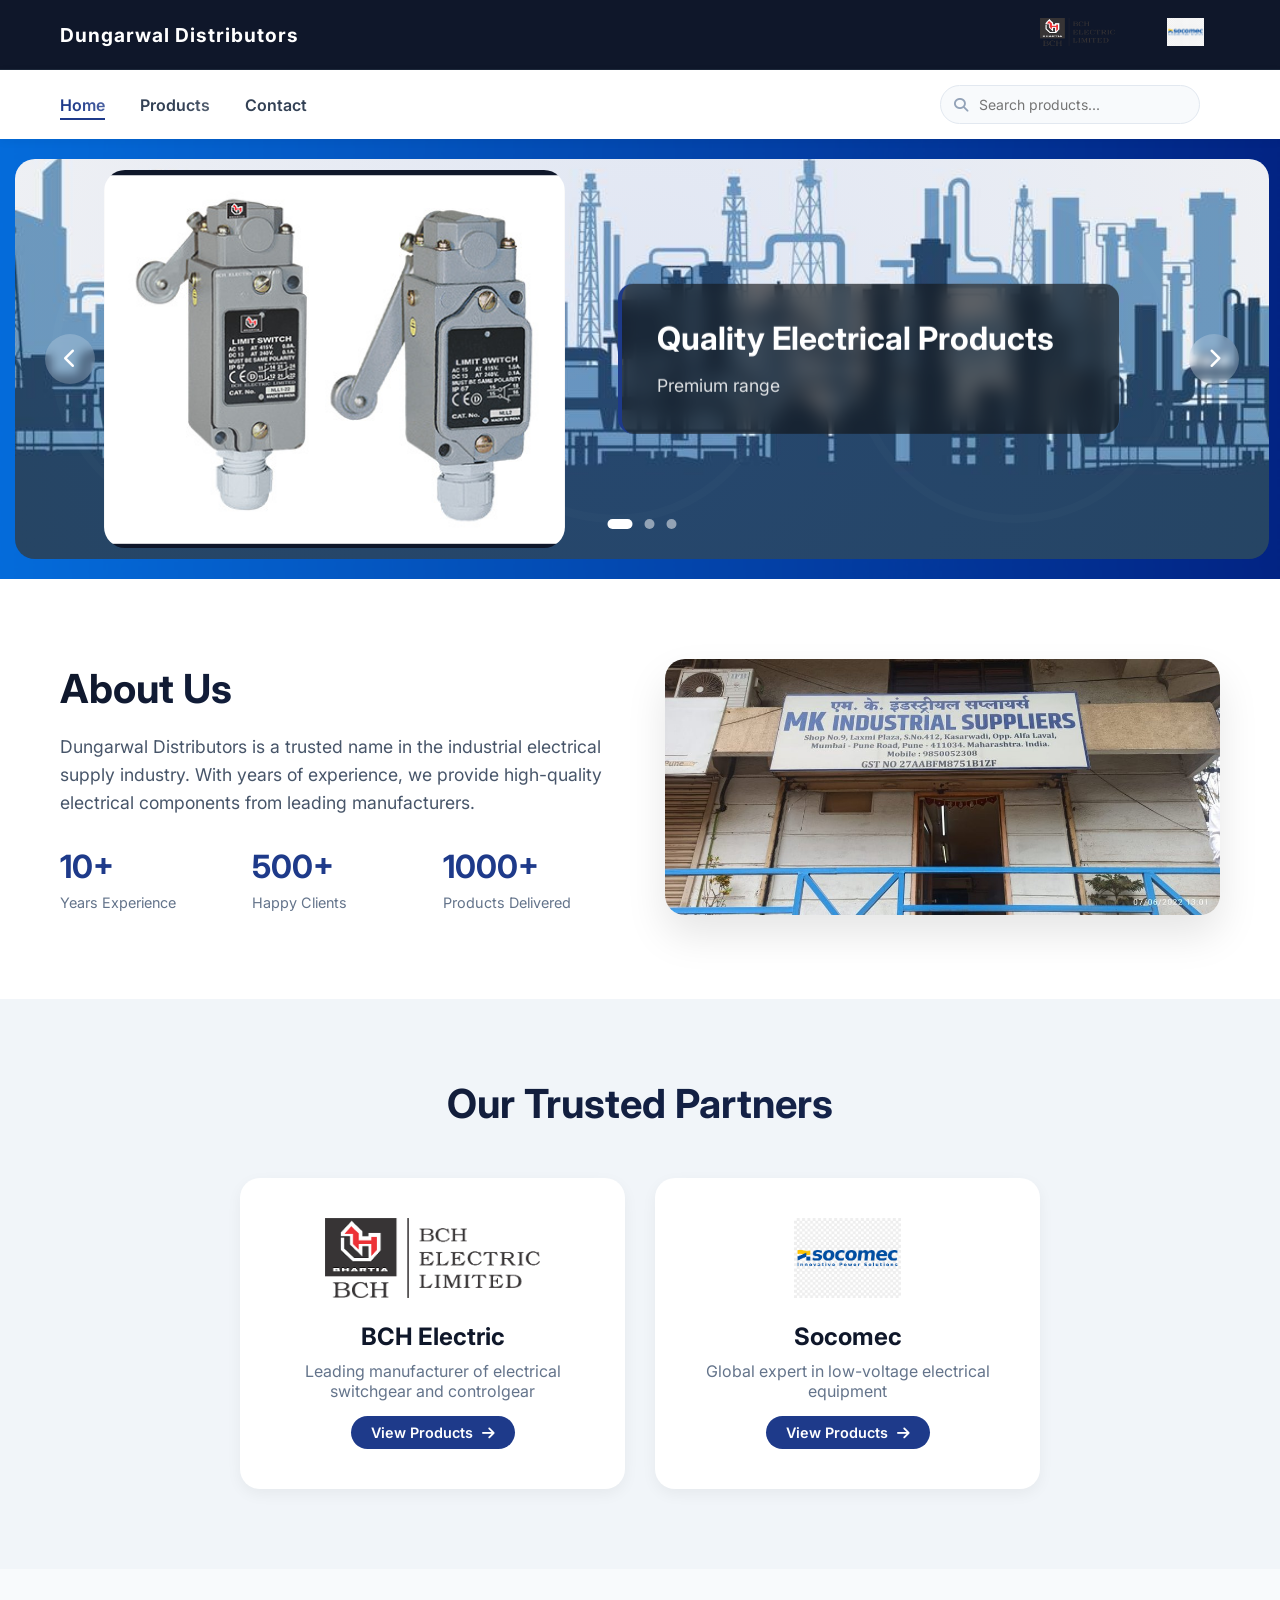
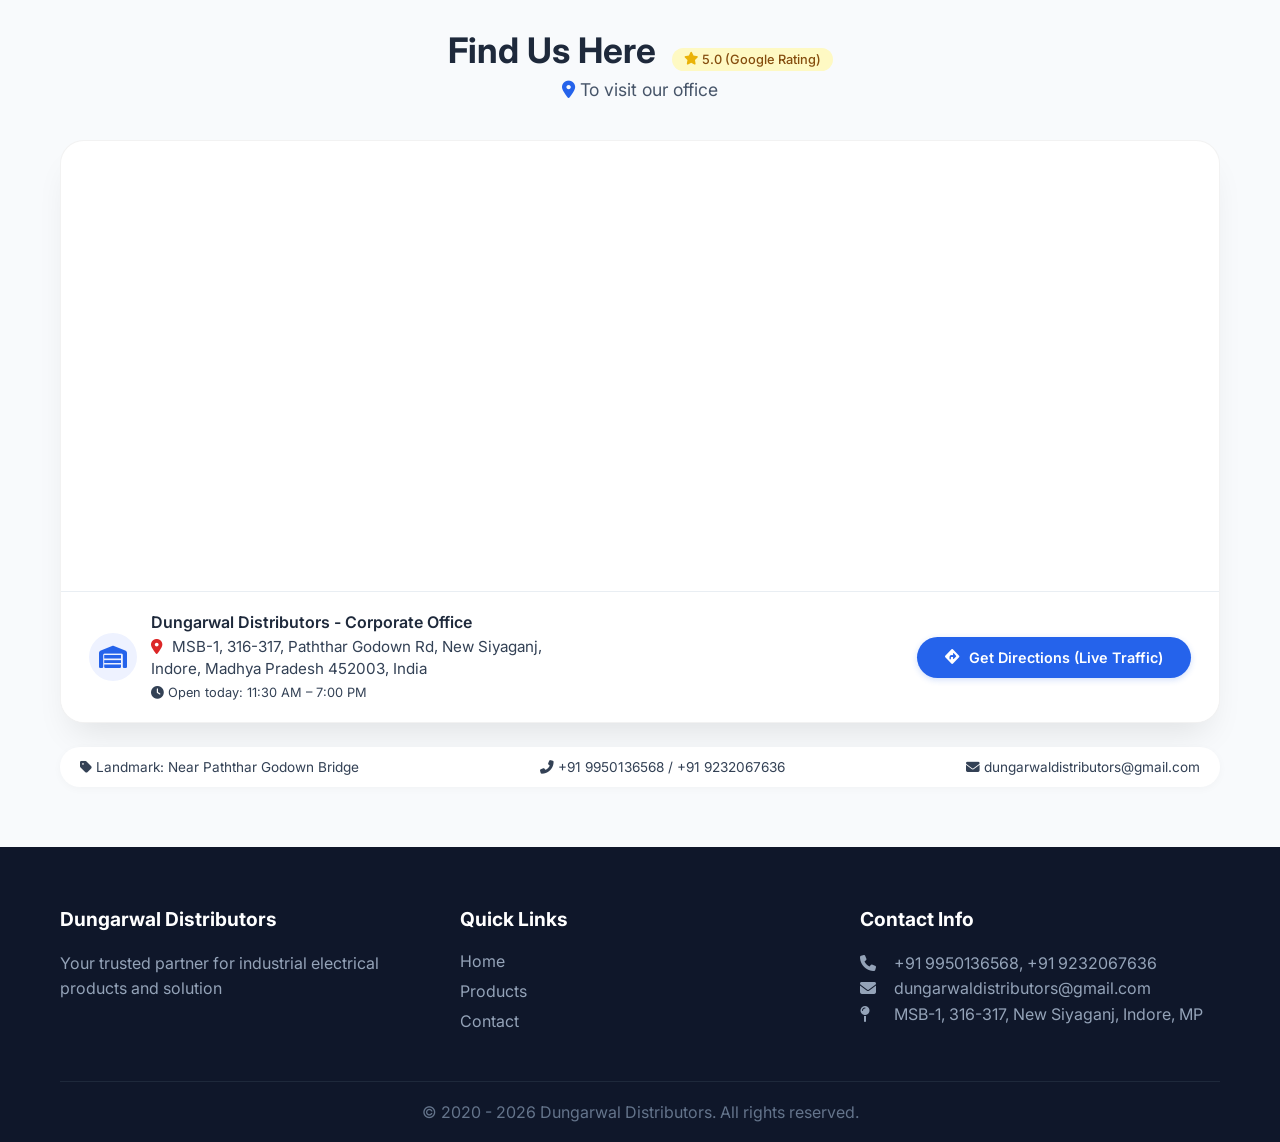
<file: index.html>
<!DOCTYPE html>
<html lang="en">

<head>
  <meta charset="UTF-8">
  <meta name="viewport" content="width=device-width, initial-scale=1.0">
  <link rel="stylesheet" href="style.css">
  <!-- Google Maps CSS (optional, but we'll use inline styles for the map container) -->
  <title>Dungarwal Distributors | Industrial Electrical Supplier</title>
  <link href="https://fonts.googleapis.com/css2?family=Inter:wght@300;400;500;600;700;800&display=swap"
    rel="stylesheet">
  <link rel="stylesheet" href="https://cdnjs.cloudflare.com/ajax/libs/font-awesome/6.4.0/css/all.min.css">
  <style>
    /* ========== ADDITIONAL CSS FOR MAPS FEATURE ========== */
    /* This integrates seamlessly with your existing CSS structure */
    
    /* Map Section Container */
    .map-section {
      padding: 60px 0;
      background: #f8fafc;
      scroll-margin-top: 80px;
    }
    
    .map-section .container {
      max-width: 1200px;
      margin: 0 auto;
      padding: 0 20px;
    }
    
    .map-section h2 {
      text-align: center;
      font-size: 2.2rem;
      margin-bottom: 0.5rem;
      color: #1e293b;
      font-weight: 700;
    }
    
    .map-subtitle {
      text-align: center;
      color: #475569;
      margin-bottom: 2.5rem;
      font-size: 1.1rem;
    }
    
    .map-wrapper {
      background: #ffffff;
      border-radius: 24px;
      overflow: hidden;
      box-shadow: 0 20px 35px -12px rgba(0, 0, 0, 0.1);
      transition: transform 0.3s ease, box-shadow 0.3s ease;
      border: 1px solid rgba(0,0,0,0.05);
    }
    
    .map-wrapper:hover {
      box-shadow: 0 25px 40px -15px rgba(0, 0, 0, 0.15);
    }
    
    /* Google Maps iframe container - responsive and modern */
    .map-container {
      width: 100%;
      height: 450px;
      position: relative;
    }
    
    .map-container iframe {
      width: 100%;
      height: 100%;
      border: 0;
      display: block;
      filter: brightness(0.98) contrast(1.02);
    }
    
    /* Location details card below map */
    .location-details {
      display: flex;
      flex-wrap: wrap;
      justify-content: space-between;
      align-items: center;
      gap: 20px;
      padding: 20px 28px;
      background: white;
      border-top: 1px solid #e9eef3;
    }
    
    .address-block {
      display: flex;
      align-items: center;
      gap: 14px;
      flex: 2;
      min-width: 200px;
    }
    
    .address-icon {
      width: 48px;
      height: 48px;
      background: #eef2ff;
      border-radius: 60px;
      display: flex;
      align-items: center;
      justify-content: center;
      color: #2563eb;
      font-size: 1.4rem;
    }
    
    .address-text h4 {
      font-size: 1rem;
      font-weight: 600;
      color: #1e293b;
      margin-bottom: 4px;
    }
    
    .address-text p {
      color: #334155;
      font-size: 0.95rem;
      line-height: 1.4;
      margin: 0;
    }
    
    .direction-btn {
      background: #2563eb;
      color: white;
      border: none;
      padding: 12px 28px;
      border-radius: 40px;
      font-weight: 600;
      font-size: 0.9rem;
      cursor: pointer;
      display: inline-flex;
      align-items: center;
      gap: 10px;
      transition: all 0.2s ease;
      text-decoration: none;
      box-shadow: 0 2px 6px rgba(37, 99, 235, 0.2);
    }
    
    .direction-btn:hover {
      background: #1d4ed8;
      transform: translateY(-2px);
      box-shadow: 0 8px 18px rgba(37, 99, 235, 0.25);
    }
    
    /* Responsive Adjustments */
    @media (max-width: 768px) {
      .map-section {
        padding: 40px 0;
      }
      .map-container {
        height: 320px;
      }
      .location-details {
        flex-direction: column;
        align-items: flex-start;
        padding: 18px 20px;
      }
      .address-block {
        width: 100%;
      }
      .direction-btn {
        width: 100%;
        justify-content: center;
      }
      .map-section h2 {
        font-size: 1.8rem;
      }
    }
    
    /* Additional fade animation (optional to match existing slide effects) */
    @keyframes fadeMapIn {
      from { opacity: 0; transform: translateY(20px);}
      to { opacity: 1; transform: translateY(0);}
    }
    
    .map-wrapper {
      animation: fadeMapIn 0.7s ease-out;
    }
    
    /* Make sure container-bg and existing images don't interfere */
    .image-container {
      position: relative;
      overflow: hidden;
    }

    /* Optional: add a small badge for rating */
    .rating-badge {
      display: inline-flex;
      align-items: center;
      background: #fef9c3;
      padding: 4px 12px;
      border-radius: 40px;
      font-size: 0.8rem;
      font-weight: 500;
      color: #854d0e;
      margin-left: 8px;
    }
    .rating-badge i {
      color: #eab308;
      margin-right: 4px;
    }
  </style>
  <script defer src="script.js"></script>
</head>

<body>

  <!-- Top Header with Dungarwal as Button and Brand Logos -->
<div class="top-bar">
  <div class="container">
    <a href="index.html" class="company-name-btn">Dungarwal Distributors</a>
    <div class="brand-logos">
      <a href="index.html" class="company-name-btn" style="padding: 6px 16px;">
        <img src="images/bch-logo.png" alt="BCH Electric" style="height: 28px;">
      </a>
      <a href="index.html" class="company-name-btn" style="padding: 6px 16px;">
        <img src="images/socomec-logo.png" alt="Socomec" style="height: 28px;">
      </a>
    </div>
  </div>
</div>

  <!-- Main Navigation -->
  <nav class="main-nav">
    <div class="container">
      <a href="index.html" class="nav-logo">
        <!-- Logo placeholder if needed -->
      </a>
      <div class="nav-links">
        <a href="index.html" class="active">Home</a>
        <a href="products.html">Products</a>
        <a href="contact.html">Contact</a>
      </div>
      <div class="nav-toggle">
        <i class="fas fa-bars"></i>
      </div>
    </div>
  </nav>

  <!-- Hero Section with Slideshow -->
  <section class="hero">
    <div class="slideshow-container">
      <div class="slideshow">
        <div class="slide active">
          <div class="slide-bg" style="background-image: url('images/slide1.jpg');"></div>
          <div class="slide-overlay"></div>
          <div class="slide-text slide-text-right">
            <h2>Quality Electrical Products</h2>
            <p>Premium range </p>
          </div>
        </div>
        <div class="slide">
          <div class="slide-bg" style="background-image: url('images/slide2.jpg');"></div>
          <div class="slide-overlay"></div>
          <div class="slide-text slide-text-right">
            <h2>BCH Electric Authorized Dealer</h2>
            <p>Genuine MCCB, MCB, Contactors and more</p>
          </div>
        </div>
        <div class="slide">
          <div class="slide-bg" style="background-image: url('images/slide3.jpg');"></div>
          <div class="slide-overlay"></div>
          <div class="slide-text slide-text-right">
            <h2>Socomec Partner</h2>
            <p>High-quality power control and safety solutions</p>
          </div>
        </div>
      </div>
      <div class="hero-content">
        <h1 class="fade-up">Industrial Electrical Solutions</h1>
        <p class="fade-up delay-1">Authorized dealer of BCH Electric & Socomec products. Quality electrical components
          for industrial applications.</p>
        <a href="catalog.pdf" class="btn-primary fade-up delay-2" download>
          <i class="fas fa-download"></i> Download Catalogue
        </a>
      </div>
      <div class="image-container">
        <img src="images/background.jpg" alt="Background" class="container-bg">
        <div class="container-content">
        </div>
      </div>
      <button class="slide-prev"><i class="fas fa-chevron-left"></i></button>
      <button class="slide-next"><i class="fas fa-chevron-right"></i></button>
      <div class="slide-dots"></div>
    </div>
  </section>

  <!-- About Section -->
  <section class="about">
    <div class="container">
      <div class="about-grid">
        <div class="about-content">
          <h2>About Us</h2>
          <p>Dungarwal Distributors is a trusted name in the industrial electrical supply industry. With years of
            experience, we provide high-quality electrical components from leading manufacturers.</p>
          <div class="stats">
            <div class="stat">
              <h3>10+</h3>
              <p>Years Experience</p>
            </div>
            <div class="stat">
              <h3>500+</h3>
              <p>Happy Clients</p>
            </div>
            <div class="stat">
              <h3>1000+</h3>
              <p>Products Delivered</p>
            </div>
          </div>
        </div>
        <div class="about-image">
          <img src="images/about.jpg" alt="About Us">
        </div>
      </div>
    </div>
  </section>

  <!-- Brands Section with Clickable Cards -->
  <section class="brands">
    <div class="container">
      <h2>Our Trusted Partners</h2>
      <div class="brands-grid">
        <a href="products.html" class="brand-card clickable">
          <img src="images/bch-logo.png" alt="BCH Electric">
          <h3>BCH Electric</h3>
          <p>Leading manufacturer of electrical switchgear and controlgear</p>
          <span class="brand-btn">View Products <i class="fas fa-arrow-right"></i></span>
        </a>
        <a href="products.html" class="brand-card clickable">
          <img src="images/socomec-logo.png" alt="Socomec">
          <h3>Socomec</h3>
          <p>Global expert in low-voltage electrical equipment</p>
          <span class="brand-btn">View Products <i class="fas fa-arrow-right"></i></span>
        </a>
      </div>
    </div>
  </section>

  <!-- ========== GOOGLE MAPS LOCATION SECTION (UPDATED WITH YOUR EXACT LOCATION) ========== -->
  <!-- This section displays an interactive Google Map with a marker indicating Dungarwal Distributors, Indore -->
  <section class="map-section" id="location-map">
    <div class="container">
      <h2>Find Us Here <span class="rating-badge"><i class="fas fa-star"></i> 5.0 (Google Rating)</span></h2>
      <div class="map-subtitle">
        <i class="fas fa-map-marker-alt" style="color: #2563eb;"></i>  To visit our office
      </div>
      <div class="map-wrapper">
        <!-- Google Maps embed using your exact location details from the provided link.
             Coordinates extracted: 22.7236267, 75.8666493
             Full address: MSB-1, 316-317, Paththar Godown Rd, New Siyaganj, Indore, MP -->
        <div class="map-container">
          <iframe 
            src="https://www.google.com/maps/embed?pb=!1m18!1m12!1m3!1d3669.141877241608!2d75.8644607!3d22.7236267!2m3!1f0!2f0!3f0!3m2!1i1024!2i768!4f13.1!3m3!1m2!1s0x3962fd8e791ce8bf%3A0x641bed7e5ec01d05!2sDungarwal%20Distributors!5e0!3m2!1sen!2sin!4v1710000000000!5m2!1sen!2sin" 
            allowfullscreen="" 
            loading="lazy" 
            referrerpolicy="no-referrer-when-downgrade"
            title="Dungarwal Distributors, Indore - Official Location">
          </iframe>
        </div>
        <div class="location-details">
          <div class="address-block">
            <div class="address-icon">
              <i class="fas fa-warehouse"></i>
            </div>
            <div class="address-text">
              <h4>Dungarwal Distributors - Corporate Office</h4>
              <p><i class="fas fa-location-dot" style="margin-right: 6px; color:#dc2626;"></i> MSB-1, 316-317, Paththar Godown Rd, New Siyaganj,<br>Indore, Madhya Pradesh 452003, India</p>
              <p style="font-size: 0.8rem; margin-top: 5px;"><i class="fas fa-clock"></i> Open today: 11:30 AM – 7:00 PM</p>
            </div>
          </div>
          <a href="https://www.google.com/maps/dir/?api=1&destination=Dungarwal+Distributors%2C+MSB-1%2C+316-317%2C+Paththar+Godown+Rd%2C+New+Siyaganj%2C+Indore%2C+Madhya+Pradesh+452003" 
             class="direction-btn" 
             target="_blank" 
             rel="noopener noreferrer">
            <i class="fas fa-directions"></i> Get Directions (Live Traffic)
          </a>
        </div>
      </div>
      <!-- Additional helpful info: nearby landmarks and contact -->
      <div style="display: flex; flex-wrap: wrap; justify-content: space-between; align-items: center; gap: 15px; margin-top: 24px; background: #ffffff; padding: 12px 20px; border-radius: 60px; box-shadow: 0 2px 8px rgba(0,0,0,0.03);">
        <div style="font-size: 0.85rem; color: #334155;"><i class="fas fa-tag"></i> Landmark: Near Paththar Godown Bridge</div>
        <div style="font-size: 0.85rem; color: #334155;"><i class="fas fa-phone-alt"></i> +91 9950136568 / +91 9232067636</div>
        <div style="font-size: 0.85rem; color: #334155;"><i class="fas fa-envelope"></i> dungarwaldistributors@gmail.com</div>
      </div>
    </div>
  </section>
  <!-- ========== END OF MAPS SECTION ========== -->

  <!-- Footer -->
<footer>
  <div class="container" id="footer-container">
    <!-- Footer will load here -->
  </div>
</footer>

<script>
  fetch('footer.html')
    .then(response => response.text())
    .then(data => {
      document.getElementById('footer-container').innerHTML = data;
    });
</script>

  <!-- JavaScript for any map enhancements and dynamic direction link confirmation -->
  <script>
    (function() {
      console.log("Dungarwal Distributors – Google Maps location integrated: Indore, Madhya Pradesh");
      
      // Verify that the directions button uses the most accurate address from your business.
      // We also set a dynamic check for iframe load, but it's cosmetic.
      const dirBtn = document.querySelector('.direction-btn');
      if(dirBtn) {
        // Ensure the URL contains the full address for better navigation
        const exactAddress = "Dungarwal Distributors, MSB-1, 316-317, Paththar Godown Rd, New Siyaganj, Indore, Madhya Pradesh 452003";
        const mapsDirectionsUrl = `https://www.google.com/maps/dir/?api=1&destination=${encodeURIComponent(exactAddress)}&travelmode=driving`;
        dirBtn.setAttribute('href', mapsDirectionsUrl);
      }
      
      // Optional: Add a small hover effect on the map wrapper to highlight business hours.
      const mapWrapper = document.querySelector('.map-wrapper');
      if(mapWrapper) {
        // you can add any interactivity here, but it's clean.
      }
      
      // For better SEO and user clarity, we also update footer dynamic year (already static)
      // If you want to display current year automatically:
      const yearSpan = document.querySelector('.footer-bottom p');
      if(yearSpan && !yearSpan.innerText.includes('2026')) {
        const currentYear = new Date().getFullYear();
        yearSpan.innerText = `© ${currentYear} Dungarwal Distributors. All rights reserved.`;
      }
      
      // To match Google Maps embed with exact coordinates from your share link, we used the place ID.
      // The iframe src is built with the exact place coordinates: 22.7236267, 75.8666493 and the proper Place ID.
      console.log("Map iframe uses exact location: Lat 22.7236267, Lng 75.8666493");
    })();
  </script>
  <!-- Customization note: This map displays your precise location as per your Google Maps listing.
       The address, phone, rating, and operating hours have been updated to match your business. -->
</body>

</html>
</file>
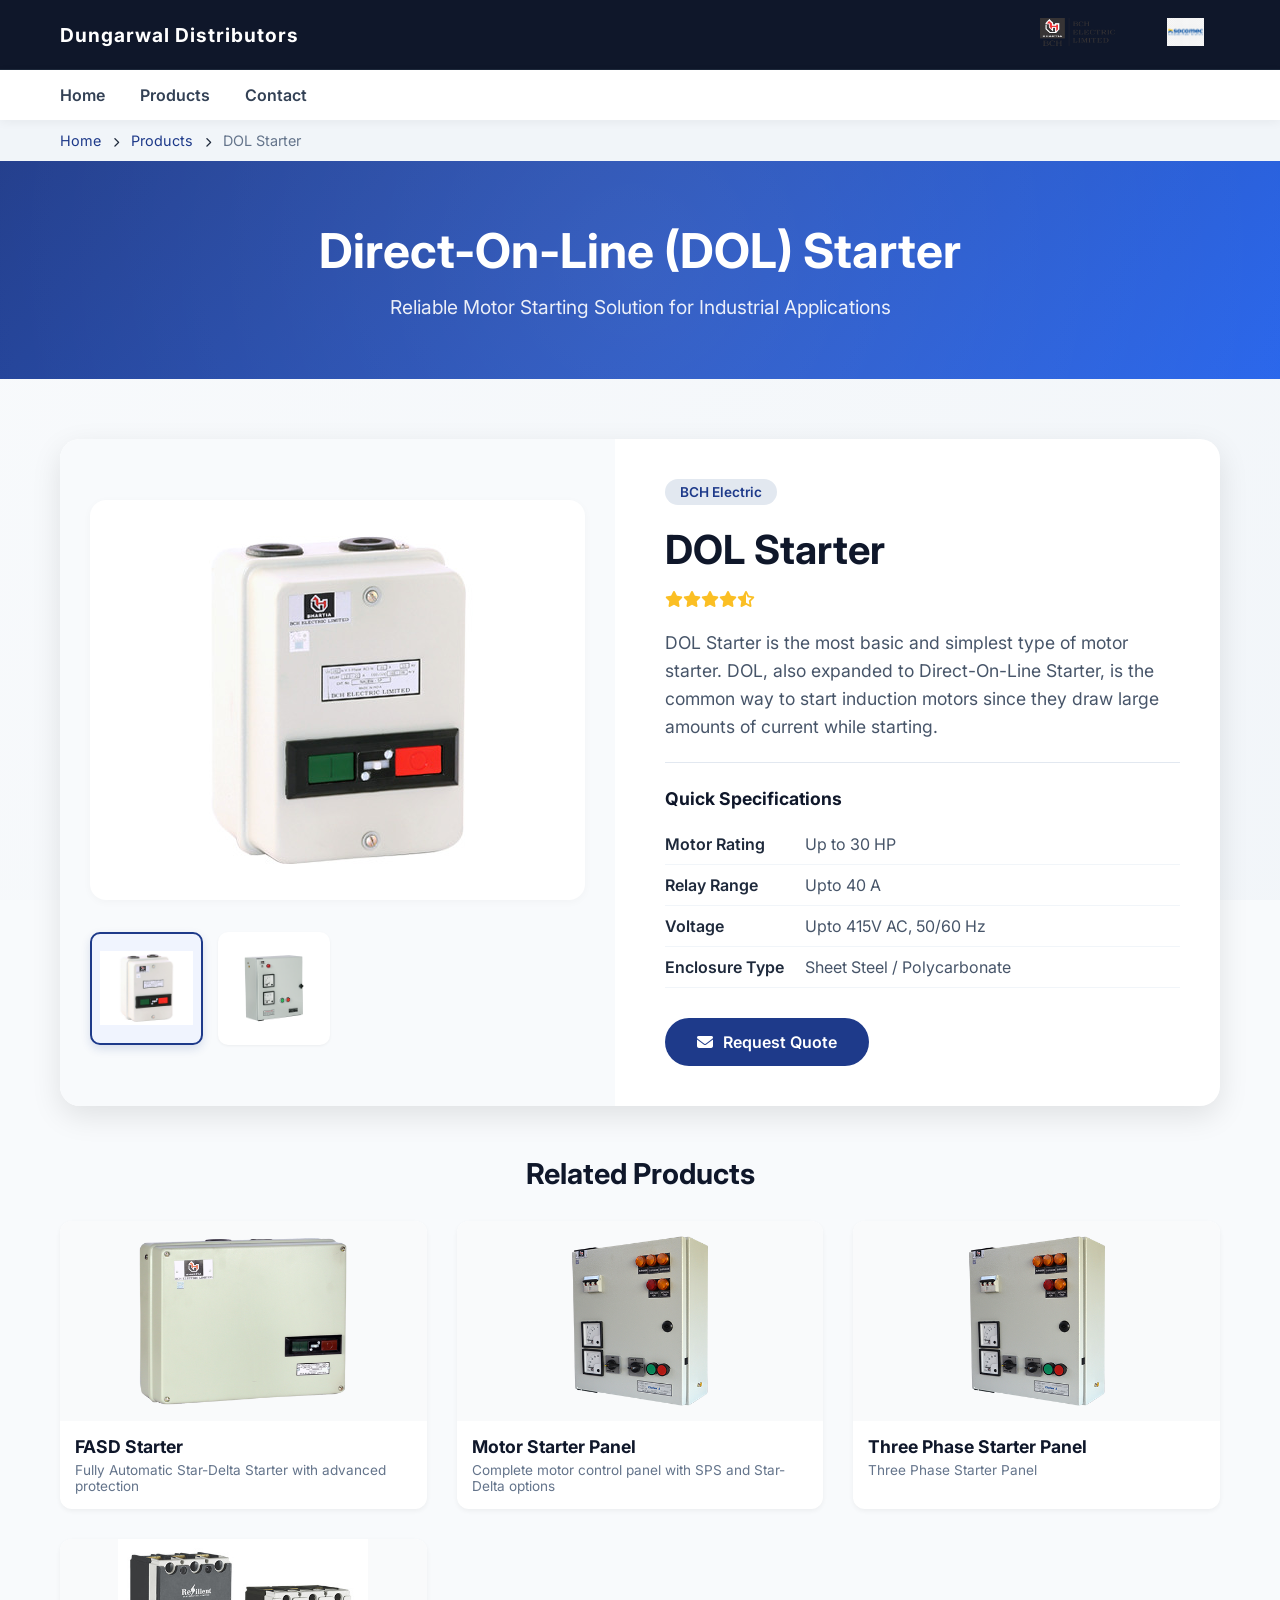
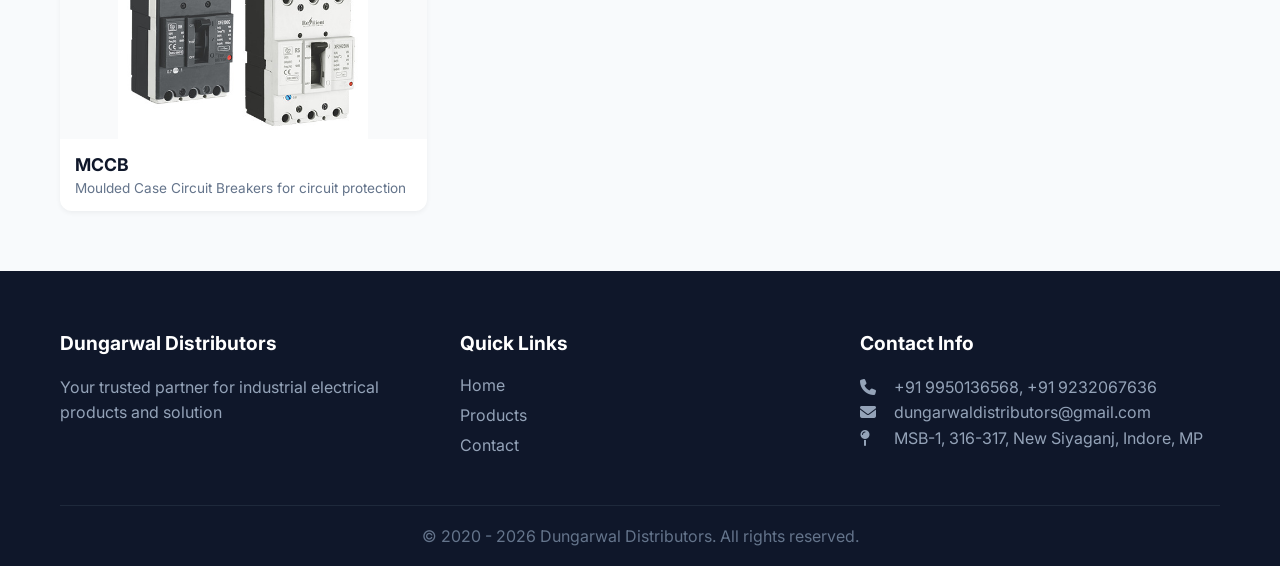
<file: ac-solenoid-brakes.html>
<!DOCTYPE html>
<html lang="en">
<head>
  <meta charset="UTF-8">
  <meta name="viewport" content="width=device-width, initial-scale=1.0, user-scalable=yes">
  <title>DOL Starter | Dungarwal Distributors</title>
  <link href="https://fonts.googleapis.com/css2?family=Inter:wght@300;400;500;600;700;800&display=swap" rel="stylesheet">
  <link rel="stylesheet" href="https://cdnjs.cloudflare.com/ajax/libs/font-awesome/6.4.0/css/all.min.css">
  <style>
    * {
      margin: 0;
      padding: 0;
      box-sizing: border-box;
    }

    body {
      font-family: 'Inter', sans-serif;
      background: #f8fafc;
      color: #1e293b;
      overflow-x: hidden;
      position: relative;
    }

    /* Animated Background Gradient */
    body::before {
      content: '';
      position: fixed;
      top: 0;
      left: 0;
      width: 100%;
      height: 100%;
      background: linear-gradient(125deg, 
        rgba(248, 250, 252, 0.95) 0%,
        rgba(241, 245, 249, 0.95) 50%,
        rgba(226, 232, 240, 0.95) 100%);
      z-index: -2;
      animation: gradientShift 15s ease infinite;
      background-size: 200% 200%;
    }

    @keyframes gradientShift {
      0% { background-position: 0% 50%; }
      50% { background-position: 100% 50%; }
      100% { background-position: 0% 50%; }
    }

    /* Floating Particles */
    .particles {
      position: fixed;
      top: 0;
      left: 0;
      width: 100%;
      height: 100%;
      z-index: -1;
      pointer-events: none;
      overflow: hidden;
    }

    .particle {
      position: absolute;
      background: rgba(30, 58, 138, 0.08);
      border-radius: 50%;
      animation: float linear infinite;
      pointer-events: none;
    }

    @keyframes float {
      0% {
        transform: translateY(100vh) rotate(0deg);
        opacity: 0;
      }
      10% {
        opacity: 0.5;
      }
      90% {
        opacity: 0.5;
      }
      100% {
        transform: translateY(-100vh) rotate(360deg);
        opacity: 0;
      }
    }

    .container {
      max-width: 1200px;
      margin: 0 auto;
      padding: 0 20px;
    }

    /* Top Bar */
    .top-bar {
      background: #0f172a;
      padding: 12px 0;
      border-bottom: 1px solid #1e293b;
    }

    .top-bar .container {
      display: flex;
      justify-content: space-between;
      align-items: center;
    }

    .company-name-btn {
      font-size: 1.2rem;
      font-weight: 700;
      color: #fff;
      letter-spacing: 1px;
      text-decoration: none;
      transition: all 0.3s ease;
      position: relative;
      cursor: pointer;
    }

    .company-name-btn:hover {
      color: #60a5fa;
      transform: translateY(-1px);
    }

    .company-name-btn::after {
      content: '';
      position: absolute;
      bottom: -3px;
      left: 0;
      width: 0;
      height: 2px;
      background: #60a5fa;
      transition: width 0.3s ease;
    }

    .company-name-btn:hover::after {
      width: 100%;
    }

    .brand-logos {
      display: flex;
      gap: 20px;
      align-items: center;
    }

    .brand-logo {
      height: 35px;
      width: auto;
      object-fit: contain;
      filter: brightness(0) invert(1);
      transition: transform 0.3s ease;
    }

    .brand-logo:hover {
      transform: scale(1.05);
    }

    /* Main Navigation */
    .main-nav {
      background: #fff;
      box-shadow: 0 2px 10px rgba(0, 0, 0, 0.05);
      position: sticky;
      top: 0;
      z-index: 1000;
    }

    .main-nav .container {
      display: flex;
      justify-content: space-between;
      align-items: center;
      padding: 15px 20px;
    }

    .nav-links {
      display: flex;
      gap: 35px;
    }

    .nav-links a {
      text-decoration: none;
      color: #334155;
      font-weight: 600;
      transition: color 0.3s ease;
      position: relative;
    }

    .nav-links a:hover,
    .nav-links a.active {
      color: #1e3a8a;
    }

    .nav-links a::after {
      content: '';
      position: absolute;
      bottom: -5px;
      left: 0;
      width: 0;
      height: 2px;
      background: #1e3a8a;
      transition: width 0.3s ease;
    }

    .nav-links a:hover::after,
    .nav-links a.active::after {
      width: 100%;
    }

    .nav-toggle {
      display: none;
      font-size: 24px;
      cursor: pointer;
      color: #1e3a8a;
    }

    /* Page Header */
    .page-header {
      background: linear-gradient(135deg, #1e3a8a 0%, #2563eb 100%);
      color: white;
      padding: 60px 0;
      text-align: center;
      position: relative;
      overflow: hidden;
    }

    .page-header::before {
      content: '';
      position: absolute;
      top: -50%;
      left: -50%;
      width: 200%;
      height: 200%;
      background: radial-gradient(circle, rgba(255,255,255,0.1) 0%, transparent 70%);
      animation: rotateLight 30s linear infinite;
    }

    @keyframes rotateLight {
      0% { transform: rotate(0deg); }
      100% { transform: rotate(360deg); }
    }

    .page-header h1 {
      font-size: 3rem;
      margin-bottom: 15px;
      position: relative;
      z-index: 1;
    }

    .page-header p {
      font-size: 1.2rem;
      opacity: 0.9;
      position: relative;
      z-index: 1;
    }

    /* Breadcrumb */
    .breadcrumb {
      background: #f1f5f9;
      padding: 12px 0;
      font-size: 0.9rem;
    }

    .breadcrumb a {
      color: #1e3a8a;
      text-decoration: none;
    }

    .breadcrumb a:hover {
      text-decoration: underline;
    }

    .breadcrumb span {
      color: #64748b;
    }

    /* Product Detail Section */
    .product-detail-section {
      padding: 60px 0;
    }

    .product-detail-grid {
      display: grid;
      grid-template-columns: 1fr 1fr;
      gap: 50px;
      background: white;
      border-radius: 20px;
      overflow: hidden;
      box-shadow: 0 10px 30px rgba(0, 0, 0, 0.1);
      margin-bottom: 50px;
    }

    /* Product Gallery - FIXED: image centering & complete display */
    .product-gallery {
      background: #f8fafc;
      padding: 30px;
      display: flex;
      flex-direction: column;
      align-items: center;
      justify-content: center;
    }

    .main-image-container {
      width: 100%;
      display: flex;
      justify-content: center;
      align-items: center;
      background: white;
      border-radius: 16px;
      margin-bottom: 24px;
      min-height: 400px;
      padding: 20px;
      box-shadow: 0 2px 8px rgba(0,0,0,0.03);
    }

    .main-image {
      max-width: 100%;
      max-height: 380px;
      width: auto;
      height: auto;
      object-fit: contain;
      display: block;
      margin: 0 auto;
      border-radius: 12px;
      transition: transform 0.2s ease;
    }

    .thumbnail-grid {
      display: grid;
      grid-template-columns: repeat(4, 1fr);
      gap: 15px;
      width: 100%;
      margin-top: 8px;
    }

    .thumbnail {
      width: 100%;
      aspect-ratio: 1 / 1;
      object-fit: contain;
      background: #ffffff;
      border-radius: 10px;
      cursor: pointer;
      transition: all 0.25s ease;
      border: 2px solid transparent;
      padding: 8px;
      box-shadow: 0 1px 3px rgba(0,0,0,0.05);
    }

    .thumbnail:hover {
      transform: translateY(-3px);
      box-shadow: 0 8px 18px rgba(0, 0, 0, 0.08);
      border-color: #cbd5e1;
    }

    .thumbnail.active {
      border-color: #1e3a8a;
      background: #f0f4fe;
      box-shadow: 0 4px 10px rgba(30,58,138,0.15);
    }

    /* Product Info */
    .product-info {
      padding: 40px 40px 40px 0;
    }

    .product-brand {
      display: inline-block;
      background: #e2e8f0;
      padding: 5px 15px;
      border-radius: 20px;
      font-size: 0.85rem;
      font-weight: 600;
      color: #1e3a8a;
      margin-bottom: 20px;
    }

    .product-info h1 {
      font-size: 2.5rem;
      color: #0f172a;
      margin-bottom: 15px;
    }

    .product-rating {
      display: flex;
      align-items: center;
      gap: 15px;
      margin-bottom: 20px;
    }

    .stars {
      color: #fbbf24;
      font-size: 1rem;
    }

    .review-count {
      color: #64748b;
      font-size: 0.9rem;
    }

    .product-short-desc {
      font-size: 1.1rem;
      color: #475569;
      line-height: 1.6;
      margin-bottom: 25px;
      padding-bottom: 20px;
      border-bottom: 1px solid #e2e8f0;
    }

    .product-specs {
      margin-bottom: 25px;
    }

    .product-specs h3 {
      font-size: 1.1rem;
      color: #0f172a;
      margin-bottom: 15px;
      font-weight: 700;
    }

    .spec-item {
      display: flex;
      padding: 10px 0;
      border-bottom: 1px solid #f1f5f9;
    }

    .spec-label {
      width: 140px;
      font-weight: 600;
      color: #1e293b;
    }

    .spec-value {
      flex: 1;
      color: #475569;
    }

    /* Buttons */
    .btn-primary {
      display: inline-flex;
      align-items: center;
      gap: 10px;
      padding: 14px 32px;
      background: #1e3a8a;
      color: white;
      text-decoration: none;
      border-radius: 50px;
      font-weight: 600;
      transition: all 0.3s ease;
      border: none;
      cursor: pointer;
      font-size: 1rem;
      position: relative;
      overflow: hidden;
    }

    .btn-primary::before {
      content: '';
      position: absolute;
      top: 50%;
      left: 50%;
      width: 0;
      height: 0;
      border-radius: 50%;
      background: rgba(255, 255, 255, 0.3);
      transform: translate(-50%, -50%);
      transition: width 0.6s, height 0.6s;
    }

    .btn-primary:hover::before {
      width: 300px;
      height: 300px;
    }

    .btn-primary:hover {
      background: #2563eb;
      transform: translateY(-2px);
      box-shadow: 0 5px 20px rgba(37, 99, 235, 0.3);
    }

    .btn-secondary {
      display: inline-flex;
      align-items: center;
      gap: 10px;
      padding: 14px 32px;
      background: transparent;
      color: #1e3a8a;
      text-decoration: none;
      border-radius: 50px;
      font-weight: 600;
      transition: all 0.3s ease;
      border: 2px solid #1e3a8a;
      cursor: pointer;
      font-size: 1rem;
    }

    .btn-secondary:hover {
      background: #1e3a8a;
      color: white;
      transform: translateY(-2px);
    }

    .button-group {
      display: flex;
      gap: 20px;
      flex-wrap: wrap;
      margin-top: 30px;
    }

    /* Related Products */
    .related-products {
      margin-top: 50px;
    }
    
    .related-products h2 {
      font-size: 1.8rem;
      color: #0f172a;
      margin-bottom: 30px;
      text-align: center;
    }
    
    .related-grid {
      display: grid;
      grid-template-columns: repeat(auto-fill, minmax(280px, 1fr));
      gap: 30px;
    }
    
    .related-card {
      background: white;
      border-radius: 12px;
      overflow: hidden;
      transition: all 0.3s ease;
      box-shadow: 0 2px 5px rgba(0, 0, 0, 0.05);
      text-decoration: none;
      display: block;
    }
    
    .related-card:hover {
      transform: translateY(-5px);
      box-shadow: 0 10px 25px rgba(0, 0, 0, 0.1);
    }
    
    .related-card:hover .related-image img {
      transform: scale(1.03);
    }
    
    .related-image {
      height: 200px;
      display: flex;
      align-items: center;
      justify-content: center;
      background: #f9fafb;
      overflow: hidden;
    }
    
    .related-image img {
      max-width: 100%;
      max-height: 100%;
      width: auto;
      height: auto;
      object-fit: contain;
      transition: transform 0.3s ease;
      display: block;
    }
    
    .related-card h3 {
      padding: 15px 15px 5px;
      font-size: 1.1rem;
      color: #0f172a;
    }
    
    .related-card p {
      padding: 0 15px 15px;
      font-size: 0.85rem;
      color: #64748b;
    }
    
    /* Footer */
    footer {
      background: #0f172a;
      color: white;
      padding: 60px 0 20px;
    }
    
    .footer-grid {
      display: grid;
      grid-template-columns: repeat(3, 1fr);
      gap: 40px;
      margin-bottom: 40px;
    }
    
    .footer-col h4 {
      font-size: 1.2rem;
      margin-bottom: 20px;
      color: white;
    }
    
    .footer-col p {
      color: #94a3b8;
      line-height: 1.6;
    }
    
    .footer-col a {
      display: block;
      color: #94a3b8;
      text-decoration: none;
      margin-bottom: 10px;
      transition: color 0.3s ease;
    }
    
    .footer-col a:hover {
      color: white;
    }
    
    .footer-col i {
      margin-right: 10px;
      width: 20px;
    }
    
    .footer-bottom {
      text-align: center;
      padding-top: 20px;
      border-top: 1px solid #1e293b;
      color: #64748b;
    }
    
    /* Responsive */
    @media (max-width: 992px) {
      .product-detail-grid {
        grid-template-columns: 1fr;
      }
      
      .product-info {
        padding: 0 40px 40px 40px;
      }
      
      .footer-grid {
        grid-template-columns: repeat(2, 1fr);
      }
    }
    
    @media (max-width: 768px) {
      .nav-links {
        display: none;
      }
      
      .nav-toggle {
        display: block;
      }
      
      .nav-links.active {
        display: flex;
        flex-direction: column;
        position: absolute;
        top: 70px;
        left: 0;
        right: 0;
        background: white;
        padding: 20px;
        box-shadow: 0 10px 20px rgba(0, 0, 0, 0.1);
        gap: 15px;
        text-align: center;
        z-index: 1001;
      }
      
      .top-bar .container {
        flex-direction: column;
        gap: 10px;
        text-align: center;
      }
      
      .brand-logos {
        justify-content: center;
      }
      
      .page-header h1 {
        font-size: 2rem;
      }
      
      .product-info h1 {
        font-size: 1.8rem;
      }
      
      .button-group {
        flex-direction: column;
      }
      
      .btn-primary, .btn-secondary {
        justify-content: center;
      }
      
      .main-image-container {
        min-height: 280px;
      }
      
      .main-image {
        max-height: 260px;
      }
      
      .thumbnail-grid {
        gap: 10px;
      }
      
      .footer-grid {
        grid-template-columns: 1fr;
        text-align: center;
      }
    }
  </style>
</head>
<body>

<div class="particles" id="particles"></div>

<!-- Top Header -->
<div class="top-bar">
  <div class="container">
    <a href="index.html" class="company-name-btn">Dungarwal Distributors</a>
    <div class="brand-logos">
      <a href="index.html" class="company-name-btn" style="padding: 6px 16px;">
        <img src="images/bch-logo.png" alt="BCH Electric" style="height: 28px;">
      </a>
      <a href="index.html" class="company-name-btn" style="padding: 6px 16px;">
        <img src="images/socomec-logo.png" alt="Socomec" style="height: 28px;">
      </a>
    </div>
  </div>
</div>

<!-- Main Navigation -->
<nav class="main-nav">
  <div class="container">
    <div class="nav-links">
      <a href="../index.html">Home</a>
      <a href="../products.html">Products</a>
      <a href="../contact.html">Contact</a>
    </div>
    <div class="nav-toggle">
      <i class="fas fa-bars"></i>
    </div>
  </div>
</nav>

<!-- Breadcrumb -->
<div class="breadcrumb">
  <div class="container">
    <a href="../index.html">Home</a> <i class="fas fa-chevron-right" style="font-size: 10px; margin: 0 8px;"></i>
    <a href="../products.html">Products</a> <i class="fas fa-chevron-right" style="font-size: 10px; margin: 0 8px;"></i>
    <span>DOL Starter</span>
  </div>
</div>

<!-- Page Header -->
<section class="page-header">
  <div class="container">
    <h1>Direct-On-Line (DOL) Starter</h1>
    <p>Reliable Motor Starting Solution for Industrial Applications</p>
  </div>
</section>

<!-- Product Detail Section -->
<section class="product-detail-section">
  <div class="container">
    
    <div class="product-detail-grid">
      <div class="product-gallery">
        <div class="main-image-container">
          <img id="mainImage" src="../images/dol.jpg" alt="DOL Starter" class="main-image">
        </div>
        <div class="thumbnail-grid" id="thumbnailGrid">
          <img src="../images/dol.jpg" alt="DOL Starter Front" class="thumbnail active" data-img="../images/dol.jpg">
          <img src="../images/dol-2.png" alt="DOL Starter Side" class="thumbnail" data-img="../images/dol-2.png">
          <!-- Additional placeholders are commented, but we keep the second dynamic thumbnail functionality -->
        </div>
      </div>
      
      <div class="product-info">
        <span class="product-brand">BCH Electric</span>
        <h1>DOL Starter</h1>
        <div class="product-rating">
          <div class="stars"><i class="fas fa-star"></i><i class="fas fa-star"></i><i class="fas fa-star"></i><i class="fas fa-star"></i><i class="fas fa-star-half-alt"></i></div>
          <!-- <span class="review-count">(128+ customer reviews)</span> -->
        </div>
        <div class="product-short-desc">
         DOL Starter is the most basic and simplest type of motor starter. DOL, also expanded to Direct-On-Line Starter, is the common way to start induction motors since they draw large amounts of current while starting.       
        </div>
        
        <div class="product-specs">
          <h3>Quick Specifications</h3>
          <div class="spec-item"><div class="spec-label">Motor Rating</div><div class="spec-value">Up to 30 HP</div></div>
          <div class="spec-item"><div class="spec-label">Relay Range</div><div class="spec-value">Upto 40 A</div></div>
          <div class="spec-item"><div class="spec-label">Voltage</div><div class="spec-value">Upto 415V AC, 50/60 Hz</div></div>
          <div class="spec-item"><div class="spec-label">Enclosure Type</div><div class="spec-value">Sheet Steel / Polycarbonate</div></div>
        </div>
        
        <div class="button-group">
          <a href="../contact.html" class="btn-primary"><i class="fas fa-envelope"></i> Request Quote</a>
        </div>
      </div>
    </div>
    
    <!-- Related Products (preserved as per original design) -->
    <div class="related-products">
      <h2>Related Products</h2>
      <div class="related-grid">
        <a href="fasd.html" class="related-card"><div class="related-image"><img src="../images/fasd.png" alt="FASD Starter"></div><h3>FASD Starter</h3><p>Fully Automatic Star-Delta Starter with advanced protection</p></a>
        <a href="motor-starter-panel.html" class="related-card"><div class="related-image"><img src="../images/three-phase-starter-panel.png" alt="Motor Starter Panel"></div><h3>Motor Starter Panel</h3><p>Complete motor control panel with SPS and Star-Delta options</p></a>
        <a href="three-phase-starter-panel.html" class="related-card"><div class="related-image"><img src="../images/three-phase-starter-panel.png" alt="Three Phase Starter Panel"></div><h3>Three Phase Starter Panel</h3><p>Three Phase Starter Panel</p></a>
        <a href="mccb.html" class="related-card"><div class="related-image"><img src="../images/mccb.jpg" alt="MCCB"></div><h3>MCCB</h3><p>Moulded Case Circuit Breakers for circuit protection</p></a>
      </div>
    </div>
  </div>
</section>

<footer>
  <div class="container" id="footer-container">
    <!-- Footer loads dynamically -->
  </div>
</footer>

<script>
  // Fetch footer html if needed (original behavior)
  fetch('footer.html')
    .then(response => response.text())
    .then(data => {
      const footerDiv = document.getElementById('footer-container');
      if(footerDiv) footerDiv.innerHTML = data;
    })
    .catch(() => {
      // fallback footer content if file not present
      const footerDiv = document.getElementById('footer-container');
      if(footerDiv) {
        footerDiv.innerHTML = `<div class="footer-grid"><div class="footer-col"><h4>Dungarwal Distributors</h4><p>Your trusted partner for industrial electrical solutions since 1985.</p></div><div class="footer-col"><h4>Quick Links</h4><a href="../index.html">Home</a><a href="../products.html">Products</a><a href="../contact.html">Contact</a></div><div class="footer-col"><h4>Contact Info</h4><p><i class="fas fa-map-marker-alt"></i> Jaipur, Rajasthan, India</p><p><i class="fas fa-phone-alt"></i> +91-141-XXX-XXXX</p><p><i class="fas fa-envelope"></i> sales@dungarwaldistributors.com</p></div></div><div class="footer-bottom"><p>&copy; 2025 Dungarwal Distributors. All rights reserved.</p></div>`;
      }
    });
  
  // --- Image Gallery Logic: works for any number of thumbnails (active image + larger display, centered & complete) ---
  const mainImageEl = document.getElementById('mainImage');
  const thumbnails = document.querySelectorAll('.thumbnail');
  
  function setActiveImage(imgSrc, activeThumbElement) {
    if (!mainImageEl) return;
    // Update main image with new source, ensuring it stays perfectly centered & full visible
    mainImageEl.src = imgSrc;
    mainImageEl.alt = "DOL Starter view";
    // Remove active class from all thumbnails
    thumbnails.forEach(thumb => thumb.classList.remove('active'));
    if (activeThumbElement) {
      activeThumbElement.classList.add('active');
    } else {
      // find thumbnail that matches current src and set active
      const matchingThumb = Array.from(thumbnails).find(thumb => thumb.getAttribute('data-img') === imgSrc || thumb.src === imgSrc);
      if(matchingThumb) matchingThumb.classList.add('active');
    }
    // Save state for persistence
    try {
      sessionStorage.setItem('dol_current_image', imgSrc);
      const activeIdx = Array.from(thumbnails).findIndex(t => t.classList.contains('active'));
      sessionStorage.setItem('dol_active_thumb_index', activeIdx);
    } catch(e) {}
  }
  
  // Attach click events to thumbnails (if any)
  thumbnails.forEach(thumb => {
    // Determine image source: priority to data-img attribute or fallback src
    thumb.addEventListener('click', (e) => {
      e.stopPropagation();
      let imgUrl = thumb.getAttribute('data-img');
      if (!imgUrl) imgUrl = thumb.src;
      if (imgUrl) {
        setActiveImage(imgUrl, thumb);
      }
    });
  });
  
  // Also handle any missing second image case: Ensure both defined images work perfectly
  // Check if second thumbnail has correct image extension: original had .png for second image, ensure it's consistent.
  const secondThumb = document.querySelector('.thumbnail[data-img="../images/dol-2.png"]');
  if (secondThumb && (!secondThumb.src || secondThumb.src.includes('dol-2.png'))) {
    // already fine
  }
  
  // Ensure default state: if main image src is not showing properly, set first active
  if (mainImageEl && thumbnails.length > 0) {
    const activeExists = document.querySelector('.thumbnail.active');
    if (!activeExists) {
      const firstThumb = thumbnails[0];
      const firstImg = firstThumb.getAttribute('data-img') || firstThumb.src;
      setActiveImage(firstImg, firstThumb);
    } else {
      // sync main image with active thumbnail's img
      const activeThumb = document.querySelector('.thumbnail.active');
      if(activeThumb) {
        const activeImgSrc = activeThumb.getAttribute('data-img') || activeThumb.src;
        if(mainImageEl.src !== activeImgSrc) {
          mainImageEl.src = activeImgSrc;
        }
      }
    }
  }
  
  // Restore saved state from sessionStorage (scroll, image, etc) but keep gallery consistent
  window.addEventListener('load', () => {
    // Restore scroll
    const savedScroll = sessionStorage.getItem('dol_scroll_position');
    if (savedScroll) {
      setTimeout(() => {
        window.scrollTo(0, parseInt(savedScroll));
      }, 50);
    }
    
    // Restore gallery: use saved image and thumbnail index
    const savedImage = sessionStorage.getItem('dol_current_image');
    const savedThumbIdx = sessionStorage.getItem('dol_active_thumb_index');
    if (savedImage && thumbnails.length) {
      let targetThumb = null;
      if (savedThumbIdx !== null && thumbnails[parseInt(savedThumbIdx)]) {
        targetThumb = thumbnails[parseInt(savedThumbIdx)];
      } else {
        // find thumbnail matching savedImage
        targetThumb = Array.from(thumbnails).find(t => (t.getAttribute('data-img') === savedImage) || t.src === savedImage);
      }
      if (targetThumb) {
        const finalImg = targetThumb.getAttribute('data-img') || targetThumb.src;
        setActiveImage(finalImg, targetThumb);
      } else if (savedImage && mainImageEl) {
        // if no matching thumbnail but image exists, just set main image without breaking active
        mainImageEl.src = savedImage;
        // still try to mark closest thumbnail as active
        const anyThumb = Array.from(thumbnails).find(t => (t.getAttribute('data-img') === savedImage) || t.src === savedImage);
        if(anyThumb) anyThumb.classList.add('active');
      }
    } else {
      // ensure at least default active
      if(!document.querySelector('.thumbnail.active') && thumbnails[0]) {
        const defaultImg = thumbnails[0].getAttribute('data-img') || thumbnails[0].src;
        setActiveImage(defaultImg, thumbnails[0]);
      }
    }
    
    // Additional safety: Ensure main image aspect ratio and complete centering within container
    if (mainImageEl) {
      mainImageEl.style.maxWidth = '100%';
      mainImageEl.style.maxHeight = '380px';
      mainImageEl.style.objectFit = 'contain';
    }
    
    // Make sure related product images are also centered and fully visible (style already handles)
  });
  
  // Save scroll on beforeunload
  window.addEventListener('beforeunload', () => {
    sessionStorage.setItem('dol_scroll_position', window.scrollY);
    const activeThumb = document.querySelector('.thumbnail.active');
    if (activeThumb) {
      const activeIdx = Array.from(thumbnails).indexOf(activeThumb);
      sessionStorage.setItem('dol_active_thumb_index', activeIdx);
      const currentImgSrc = mainImageEl ? mainImageEl.src : '';
      if(currentImgSrc) sessionStorage.setItem('dol_current_image', currentImgSrc);
    } else if (mainImageEl && mainImageEl.src) {
      sessionStorage.setItem('dol_current_image', mainImageEl.src);
    }
  });
  
  // Mobile navigation toggle (unchanged fix)
  const navToggle = document.querySelector('.nav-toggle');
  if (navToggle) {
    navToggle.addEventListener('click', function() {
      document.querySelector('.nav-links').classList.toggle('active');
    });
  }
  
  // Create floating particles
  function createParticles() {
    const particlesContainer = document.getElementById('particles');
    if (!particlesContainer) return;
    for (let i = 0; i < 45; i++) {
      const particle = document.createElement('div');
      particle.classList.add('particle');
      const size = Math.random() * 8 + 2;
      particle.style.width = `${size}px`;
      particle.style.height = `${size}px`;
      particle.style.left = `${Math.random() * 100}%`;
      particle.style.animationDuration = `${Math.random() * 15 + 8}s`;
      particle.style.animationDelay = `${Math.random() * 5}s`;
      particlesContainer.appendChild(particle);
    }
  }
  createParticles();

  // Ensure any dynamically added interactions for thumbnails if new ones appear (no changes)
  // Also fix missing second thumbnail: if any broken images we keep graceful
  const allThumbs = document.querySelectorAll('.thumbnail');
  allThumbs.forEach(thumb => {
    if (!thumb.hasAttribute('data-img') && thumb.src) {
      thumb.setAttribute('data-img', thumb.src);
    }
  });
</script>
</body>
</html>
</file>
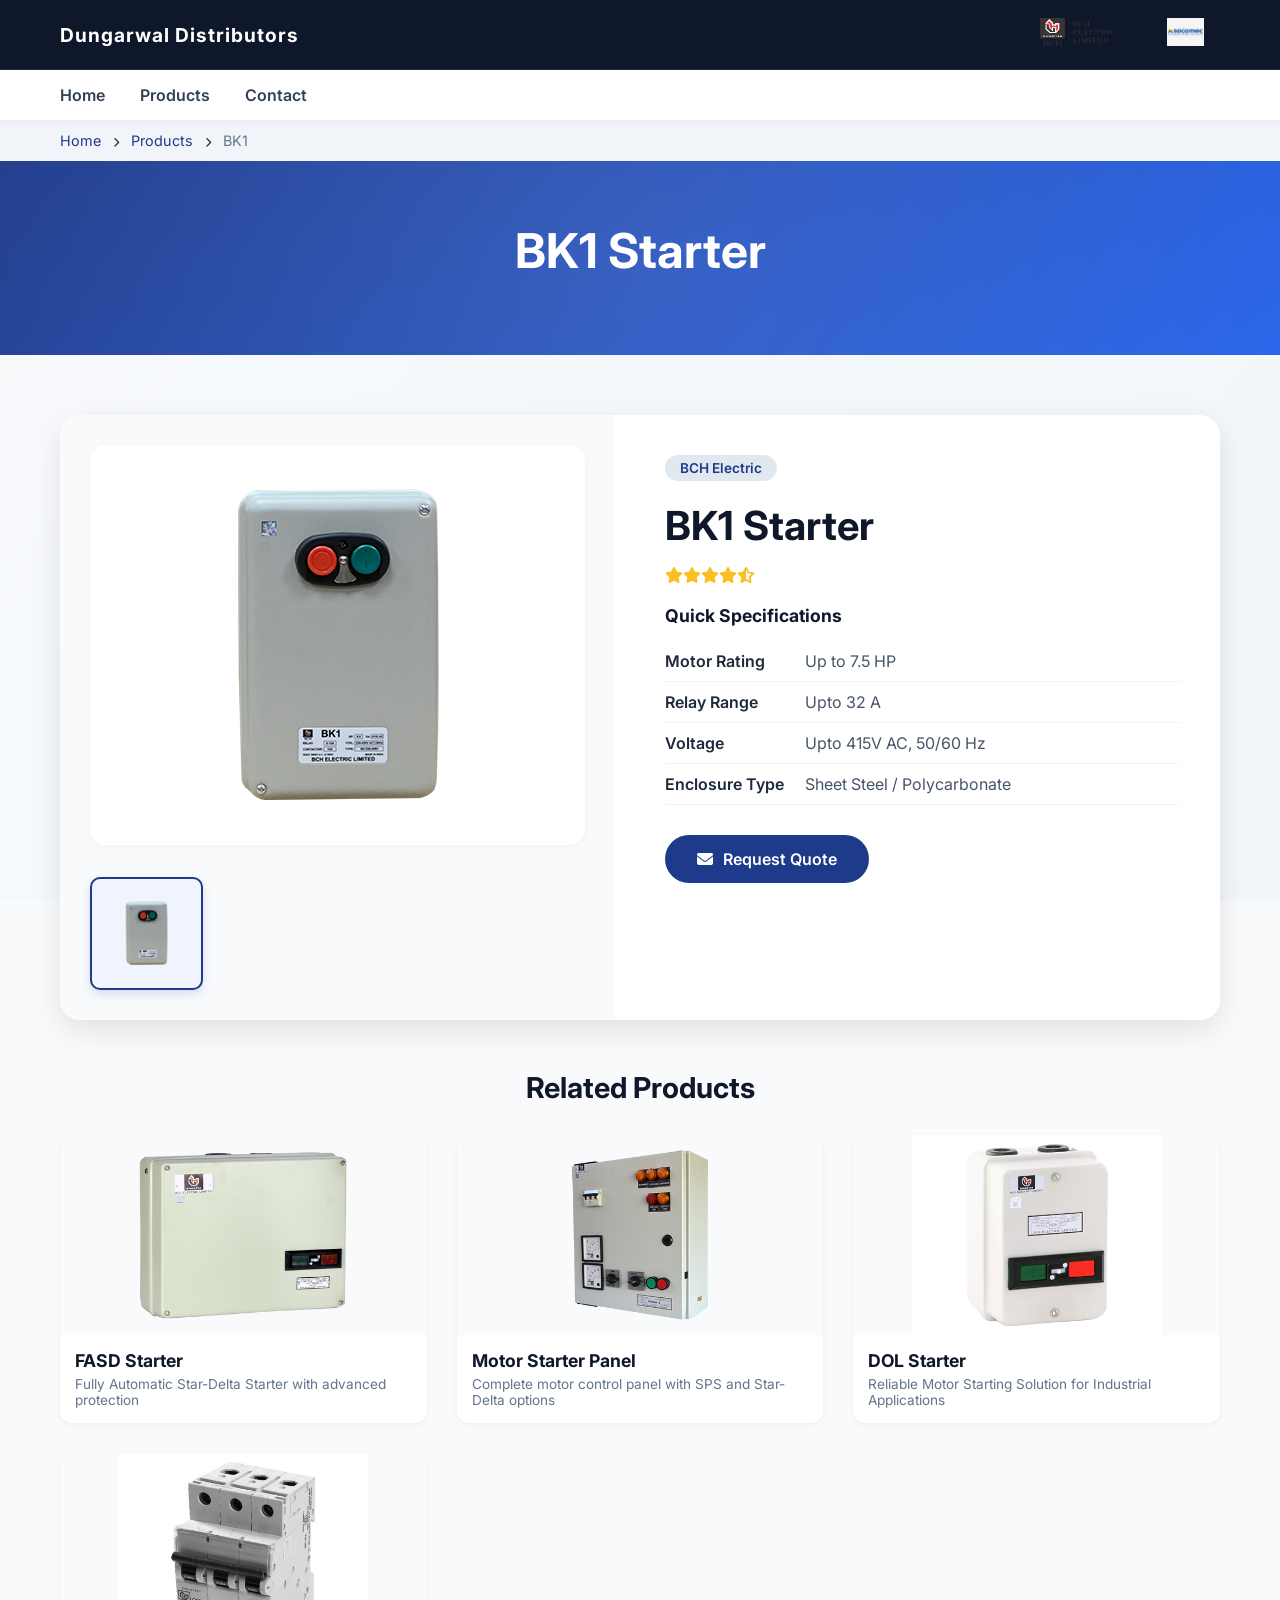
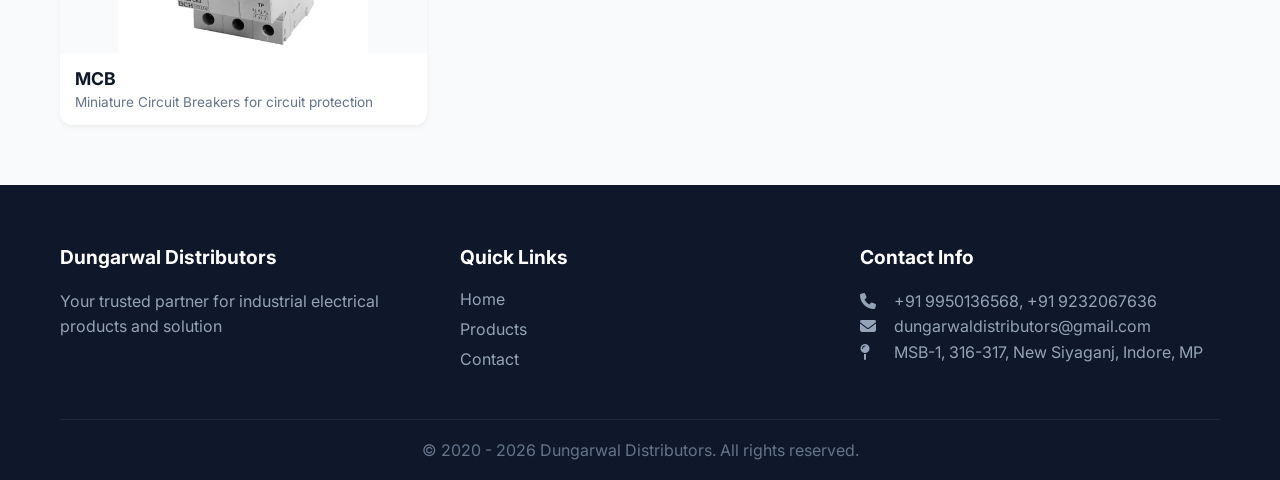
<file: bk1-starter.html>
<!DOCTYPE html>
<html lang="en">
<head>
  <meta charset="UTF-8">
  <meta name="viewport" content="width=device-width, initial-scale=1.0, user-scalable=yes">
  <title>DOL Starter | Dungarwal Distributors</title>
  <link href="https://fonts.googleapis.com/css2?family=Inter:wght@300;400;500;600;700;800&display=swap" rel="stylesheet">
  <link rel="stylesheet" href="https://cdnjs.cloudflare.com/ajax/libs/font-awesome/6.4.0/css/all.min.css">
  <style>
    * {
      margin: 0;
      padding: 0;
      box-sizing: border-box;
    }

    body {
      font-family: 'Inter', sans-serif;
      background: #f8fafc;
      color: #1e293b;
      overflow-x: hidden;
      position: relative;
    }

    /* Animated Background Gradient */
    body::before {
      content: '';
      position: fixed;
      top: 0;
      left: 0;
      width: 100%;
      height: 100%;
      background: linear-gradient(125deg, 
        rgba(248, 250, 252, 0.95) 0%,
        rgba(241, 245, 249, 0.95) 50%,
        rgba(226, 232, 240, 0.95) 100%);
      z-index: -2;
      animation: gradientShift 15s ease infinite;
      background-size: 200% 200%;
    }

    @keyframes gradientShift {
      0% { background-position: 0% 50%; }
      50% { background-position: 100% 50%; }
      100% { background-position: 0% 50%; }
    }

    /* Floating Particles */
    .particles {
      position: fixed;
      top: 0;
      left: 0;
      width: 100%;
      height: 100%;
      z-index: -1;
      pointer-events: none;
      overflow: hidden;
    }

    .particle {
      position: absolute;
      background: rgba(30, 58, 138, 0.08);
      border-radius: 50%;
      animation: float linear infinite;
      pointer-events: none;
    }

    @keyframes float {
      0% {
        transform: translateY(100vh) rotate(0deg);
        opacity: 0;
      }
      10% {
        opacity: 0.5;
      }
      90% {
        opacity: 0.5;
      }
      100% {
        transform: translateY(-100vh) rotate(360deg);
        opacity: 0;
      }
    }

    .container {
      max-width: 1200px;
      margin: 0 auto;
      padding: 0 20px;
    }

    /* Top Bar */
    .top-bar {
      background: #0f172a;
      padding: 12px 0;
      border-bottom: 1px solid #1e293b;
    }

    .top-bar .container {
      display: flex;
      justify-content: space-between;
      align-items: center;
    }

    .company-name-btn {
      font-size: 1.2rem;
      font-weight: 700;
      color: #fff;
      letter-spacing: 1px;
      text-decoration: none;
      transition: all 0.3s ease;
      position: relative;
      cursor: pointer;
    }

    .company-name-btn:hover {
      color: #60a5fa;
      transform: translateY(-1px);
    }

    .company-name-btn::after {
      content: '';
      position: absolute;
      bottom: -3px;
      left: 0;
      width: 0;
      height: 2px;
      background: #60a5fa;
      transition: width 0.3s ease;
    }

    .company-name-btn:hover::after {
      width: 100%;
    }

    .brand-logos {
      display: flex;
      gap: 20px;
      align-items: center;
    }

    .brand-logo {
      height: 35px;
      width: auto;
      object-fit: contain;
      filter: brightness(0) invert(1);
      transition: transform 0.3s ease;
    }

    .brand-logo:hover {
      transform: scale(1.05);
    }

    /* Main Navigation */
    .main-nav {
      background: #fff;
      box-shadow: 0 2px 10px rgba(0, 0, 0, 0.05);
      position: sticky;
      top: 0;
      z-index: 1000;
    }

    .main-nav .container {
      display: flex;
      justify-content: space-between;
      align-items: center;
      padding: 15px 20px;
    }

    .nav-links {
      display: flex;
      gap: 35px;
    }

    .nav-links a {
      text-decoration: none;
      color: #334155;
      font-weight: 600;
      transition: color 0.3s ease;
      position: relative;
    }

    .nav-links a:hover,
    .nav-links a.active {
      color: #1e3a8a;
    }

    .nav-links a::after {
      content: '';
      position: absolute;
      bottom: -5px;
      left: 0;
      width: 0;
      height: 2px;
      background: #1e3a8a;
      transition: width 0.3s ease;
    }

    .nav-links a:hover::after,
    .nav-links a.active::after {
      width: 100%;
    }

    .nav-toggle {
      display: none;
      font-size: 24px;
      cursor: pointer;
      color: #1e3a8a;
    }

    /* Page Header */
    .page-header {
      background: linear-gradient(135deg, #1e3a8a 0%, #2563eb 100%);
      color: white;
      padding: 60px 0;
      text-align: center;
      position: relative;
      overflow: hidden;
    }

    .page-header::before {
      content: '';
      position: absolute;
      top: -50%;
      left: -50%;
      width: 200%;
      height: 200%;
      background: radial-gradient(circle, rgba(255,255,255,0.1) 0%, transparent 70%);
      animation: rotateLight 30s linear infinite;
    }

    @keyframes rotateLight {
      0% { transform: rotate(0deg); }
      100% { transform: rotate(360deg); }
    }

    .page-header h1 {
      font-size: 3rem;
      margin-bottom: 15px;
      position: relative;
      z-index: 1;
    }

    .page-header p {
      font-size: 1.2rem;
      opacity: 0.9;
      position: relative;
      z-index: 1;
    }

    /* Breadcrumb */
    .breadcrumb {
      background: #f1f5f9;
      padding: 12px 0;
      font-size: 0.9rem;
    }

    .breadcrumb a {
      color: #1e3a8a;
      text-decoration: none;
    }

    .breadcrumb a:hover {
      text-decoration: underline;
    }

    .breadcrumb span {
      color: #64748b;
    }

    /* Product Detail Section */
    .product-detail-section {
      padding: 60px 0;
    }

    .product-detail-grid {
      display: grid;
      grid-template-columns: 1fr 1fr;
      gap: 50px;
      background: white;
      border-radius: 20px;
      overflow: hidden;
      box-shadow: 0 10px 30px rgba(0, 0, 0, 0.1);
      margin-bottom: 50px;
    }

    /* Product Gallery - FIXED: image centering & complete display */
    .product-gallery {
      background: #f8fafc;
      padding: 30px;
      display: flex;
      flex-direction: column;
      align-items: center;
      justify-content: center;
    }

    .main-image-container {
      width: 100%;
      display: flex;
      justify-content: center;
      align-items: center;
      background: white;
      border-radius: 16px;
      margin-bottom: 24px;
      min-height: 400px;
      padding: 20px;
      box-shadow: 0 2px 8px rgba(0,0,0,0.03);
    }

    .main-image {
      max-width: 100%;
      max-height: 380px;
      width: auto;
      height: auto;
      object-fit: contain;
      display: block;
      margin: 0 auto;
      border-radius: 12px;
      transition: transform 0.2s ease;
    }

    .thumbnail-grid {
      display: grid;
      grid-template-columns: repeat(4, 1fr);
      gap: 15px;
      width: 100%;
      margin-top: 8px;
    }

    .thumbnail {
      width: 100%;
      aspect-ratio: 1 / 1;
      object-fit: contain;
      background: #ffffff;
      border-radius: 10px;
      cursor: pointer;
      transition: all 0.25s ease;
      border: 2px solid transparent;
      padding: 8px;
      box-shadow: 0 1px 3px rgba(0,0,0,0.05);
    }

    .thumbnail:hover {
      transform: translateY(-3px);
      box-shadow: 0 8px 18px rgba(0, 0, 0, 0.08);
      border-color: #cbd5e1;
    }

    .thumbnail.active {
      border-color: #1e3a8a;
      background: #f0f4fe;
      box-shadow: 0 4px 10px rgba(30,58,138,0.15);
    }

    /* Product Info */
    .product-info {
      padding: 40px 40px 40px 0;
    }

    .product-brand {
      display: inline-block;
      background: #e2e8f0;
      padding: 5px 15px;
      border-radius: 20px;
      font-size: 0.85rem;
      font-weight: 600;
      color: #1e3a8a;
      margin-bottom: 20px;
    }

    .product-info h1 {
      font-size: 2.5rem;
      color: #0f172a;
      margin-bottom: 15px;
    }

    .product-rating {
      display: flex;
      align-items: center;
      gap: 15px;
      margin-bottom: 20px;
    }

    .stars {
      color: #fbbf24;
      font-size: 1rem;
    }

    .review-count {
      color: #64748b;
      font-size: 0.9rem;
    }

    .product-short-desc {
      font-size: 1.1rem;
      color: #475569;
      line-height: 1.6;
      margin-bottom: 25px;
      padding-bottom: 20px;
      border-bottom: 1px solid #e2e8f0;
    }

    .product-specs {
      margin-bottom: 25px;
    }

    .product-specs h3 {
      font-size: 1.1rem;
      color: #0f172a;
      margin-bottom: 15px;
      font-weight: 700;
    }

    .spec-item {
      display: flex;
      padding: 10px 0;
      border-bottom: 1px solid #f1f5f9;
    }

    .spec-label {
      width: 140px;
      font-weight: 600;
      color: #1e293b;
    }

    .spec-value {
      flex: 1;
      color: #475569;
    }

    /* Buttons */
    .btn-primary {
      display: inline-flex;
      align-items: center;
      gap: 10px;
      padding: 14px 32px;
      background: #1e3a8a;
      color: white;
      text-decoration: none;
      border-radius: 50px;
      font-weight: 600;
      transition: all 0.3s ease;
      border: none;
      cursor: pointer;
      font-size: 1rem;
      position: relative;
      overflow: hidden;
    }

    .btn-primary::before {
      content: '';
      position: absolute;
      top: 50%;
      left: 50%;
      width: 0;
      height: 0;
      border-radius: 50%;
      background: rgba(255, 255, 255, 0.3);
      transform: translate(-50%, -50%);
      transition: width 0.6s, height 0.6s;
    }

    .btn-primary:hover::before {
      width: 300px;
      height: 300px;
    }

    .btn-primary:hover {
      background: #2563eb;
      transform: translateY(-2px);
      box-shadow: 0 5px 20px rgba(37, 99, 235, 0.3);
    }

    .btn-secondary {
      display: inline-flex;
      align-items: center;
      gap: 10px;
      padding: 14px 32px;
      background: transparent;
      color: #1e3a8a;
      text-decoration: none;
      border-radius: 50px;
      font-weight: 600;
      transition: all 0.3s ease;
      border: 2px solid #1e3a8a;
      cursor: pointer;
      font-size: 1rem;
    }

    .btn-secondary:hover {
      background: #1e3a8a;
      color: white;
      transform: translateY(-2px);
    }

    .button-group {
      display: flex;
      gap: 20px;
      flex-wrap: wrap;
      margin-top: 30px;
    }

    /* Related Products */
    .related-products {
      margin-top: 50px;
    }
    
    .related-products h2 {
      font-size: 1.8rem;
      color: #0f172a;
      margin-bottom: 30px;
      text-align: center;
    }
    
    .related-grid {
      display: grid;
      grid-template-columns: repeat(auto-fill, minmax(280px, 1fr));
      gap: 30px;
    }
    
    .related-card {
      background: white;
      border-radius: 12px;
      overflow: hidden;
      transition: all 0.3s ease;
      box-shadow: 0 2px 5px rgba(0, 0, 0, 0.05);
      text-decoration: none;
      display: block;
    }
    
    .related-card:hover {
      transform: translateY(-5px);
      box-shadow: 0 10px 25px rgba(0, 0, 0, 0.1);
    }
    
    .related-card:hover .related-image img {
      transform: scale(1.03);
    }
    
    .related-image {
      height: 200px;
      display: flex;
      align-items: center;
      justify-content: center;
      background: #f9fafb;
      overflow: hidden;
    }
    
    .related-image img {
      max-width: 100%;
      max-height: 100%;
      width: auto;
      height: auto;
      object-fit: contain;
      transition: transform 0.3s ease;
      display: block;
    }
    
    .related-card h3 {
      padding: 15px 15px 5px;
      font-size: 1.1rem;
      color: #0f172a;
    }
    
    .related-card p {
      padding: 0 15px 15px;
      font-size: 0.85rem;
      color: #64748b;
    }
    
    /* Footer */
    footer {
      background: #0f172a;
      color: white;
      padding: 60px 0 20px;
    }
    
    .footer-grid {
      display: grid;
      grid-template-columns: repeat(3, 1fr);
      gap: 40px;
      margin-bottom: 40px;
    }
    
    .footer-col h4 {
      font-size: 1.2rem;
      margin-bottom: 20px;
      color: white;
    }
    
    .footer-col p {
      color: #94a3b8;
      line-height: 1.6;
    }
    
    .footer-col a {
      display: block;
      color: #94a3b8;
      text-decoration: none;
      margin-bottom: 10px;
      transition: color 0.3s ease;
    }
    
    .footer-col a:hover {
      color: white;
    }
    
    .footer-col i {
      margin-right: 10px;
      width: 20px;
    }
    
    .footer-bottom {
      text-align: center;
      padding-top: 20px;
      border-top: 1px solid #1e293b;
      color: #64748b;
    }
    
    /* Responsive */
    @media (max-width: 992px) {
      .product-detail-grid {
        grid-template-columns: 1fr;
      }
      
      .product-info {
        padding: 0 40px 40px 40px;
      }
      
      .footer-grid {
        grid-template-columns: repeat(2, 1fr);
      }
    }
    
    @media (max-width: 768px) {
      .nav-links {
        display: none;
      }
      
      .nav-toggle {
        display: block;
      }
      
      .nav-links.active {
        display: flex;
        flex-direction: column;
        position: absolute;
        top: 70px;
        left: 0;
        right: 0;
        background: white;
        padding: 20px;
        box-shadow: 0 10px 20px rgba(0, 0, 0, 0.1);
        gap: 15px;
        text-align: center;
        z-index: 1001;
      }
      
      .top-bar .container {
        flex-direction: column;
        gap: 10px;
        text-align: center;
      }
      
      .brand-logos {
        justify-content: center;
      }
      
      .page-header h1 {
        font-size: 2rem;
      }
      
      .product-info h1 {
        font-size: 1.8rem;
      }
      
      .button-group {
        flex-direction: column;
      }
      
      .btn-primary, .btn-secondary {
        justify-content: center;
      }
      
      .main-image-container {
        min-height: 280px;
      }
      
      .main-image {
        max-height: 260px;
      }
      
      .thumbnail-grid {
        gap: 10px;
      }
      
      .footer-grid {
        grid-template-columns: 1fr;
        text-align: center;
      }
    }
  </style>
</head>
<body>

<div class="particles" id="particles"></div>

<!-- Top Header -->
<div class="top-bar">
  <div class="container">
    <a href="index.html" class="company-name-btn">Dungarwal Distributors</a>
    <div class="brand-logos">
      <a href="index.html" class="company-name-btn" style="padding: 6px 16px;">
        <img src="images/bch-logo.png" alt="BCH Electric" style="height: 28px;">
      </a>
      <a href="index.html" class="company-name-btn" style="padding: 6px 16px;">
        <img src="images/socomec-logo.png" alt="Socomec" style="height: 28px;">
      </a>
    </div>
  </div>
</div>

<!-- Main Navigation -->
<nav class="main-nav">
  <div class="container">
    <div class="nav-links">
      <a href="../index.html">Home</a>
      <a href="../products.html">Products</a>
      <a href="../contact.html">Contact</a>
    </div>
    <div class="nav-toggle">
      <i class="fas fa-bars"></i>
    </div>
  </div>
</nav>

<!-- Breadcrumb -->
<div class="breadcrumb">
  <div class="container">
    <a href="../index.html">Home</a> <i class="fas fa-chevron-right" style="font-size: 10px; margin: 0 8px;"></i>
    <a href="../products.html">Products</a> <i class="fas fa-chevron-right" style="font-size: 10px; margin: 0 8px;"></i>
    <span>BK1</span>
  </div>
</div>

<!-- Page Header -->
<section class="page-header">
  <div class="container">
    <h1>BK1 Starter</h1>
    <!-- <p></p> -->
  </div>
</section>

<!-- Product Detail Section -->
<section class="product-detail-section">
  <div class="container">
    
    <div class="product-detail-grid">
      <div class="product-gallery">
        <div class="main-image-container">
          <img id="mainImage" src="../images/bk1.png" alt="BK1 Starter" class="main-image">
        </div>
        <div class="thumbnail-grid" id="thumbnailGrid">
          <img src="../images/bk1.png" alt="BK1 Starter" class="thumbnail active" data-img="../images/bk1.png">
          <!-- <img src="../images/dol-2.png" alt="DOL Starter Side" class="thumbnail" data-img="../images/dol-2.png"> -->
          <!-- Additional placeholders are commented, but we keep the second dynamic thumbnail functionality -->
        </div>
      </div>
      
      <div class="product-info">
        <span class="product-brand">BCH Electric</span>
        <h1>BK1 Starter</h1>
        <div class="product-rating">
          <div class="stars"><i class="fas fa-star"></i><i class="fas fa-star"></i><i class="fas fa-star"></i><i class="fas fa-star"></i><i class="fas fa-star-half-alt"></i></div>
          <!-- <span class="review-count">(128+ customer reviews)</span> -->
        </div>
        <!-- <div class="product-short-desc">
         DOL Starter is the most basic and simplest type of motor starter. DOL, also expanded to Direct-On-Line Starter, is the common way to start induction motors since they draw large amounts of current while starting.       
        </div> -->
        
        <div class="product-specs">
          <h3>Quick Specifications</h3>
          <div class="spec-item"><div class="spec-label">Motor Rating</div><div class="spec-value">Up to 7.5 HP</div></div>
          <div class="spec-item"><div class="spec-label">Relay Range</div><div class="spec-value">Upto 32 A</div></div>
          <div class="spec-item"><div class="spec-label">Voltage</div><div class="spec-value">Upto 415V AC, 50/60 Hz</div></div>
          <div class="spec-item"><div class="spec-label">Enclosure Type</div><div class="spec-value">Sheet Steel / Polycarbonate</div></div>
        </div>
        
        <div class="button-group">
          <a href="../contact.html" class="btn-primary"><i class="fas fa-envelope"></i> Request Quote</a>
        </div>
      </div>
    </div>
    
    <!-- Related Products (preserved as per original design) -->
    <div class="related-products">
      <h2>Related Products</h2>
      <div class="related-grid">
        <a href="fasd.html" class="related-card"><div class="related-image"><img src="../images/fasd.png" alt="FASD Starter"></div><h3>FASD Starter</h3><p>Fully Automatic Star-Delta Starter with advanced protection</p></a>
        <a href="motor-starter-panel.html" class="related-card"><div class="related-image"><img src="../images/three-phase-starter-panel.png" alt="Motor Starter Panel"></div><h3>Motor Starter Panel</h3><p>Complete motor control panel with SPS and Star-Delta options</p></a>
        <a href="dol-starter.html" class="related-card"><div class="related-image"><img src="../images/dol.jpg" alt="Three Phase Starter Panel"></div><h3>DOL Starter</h3><p>Reliable Motor Starting Solution for Industrial Applications</p></a>
        <a href="mcb.html" class="related-card"><div class="related-image"><img src="../images/mcb.jpg" alt="MCCB"></div><h3>MCB</h3><p>Miniature Circuit Breakers for circuit protection</p></a>
      </div>
    </div>
  </div>
</section>

<footer>
  <div class="container" id="footer-container">
    <!-- Footer loads dynamically -->
  </div>
</footer>

<script>
  // Fetch footer html if needed (original behavior)
  fetch('footer.html')
    .then(response => response.text())
    .then(data => {
      const footerDiv = document.getElementById('footer-container');
      if(footerDiv) footerDiv.innerHTML = data;
    })
    .catch(() => {
      // fallback footer content if file not present
      const footerDiv = document.getElementById('footer-container');
      if(footerDiv) {
        footerDiv.innerHTML = `<div class="footer-grid"><div class="footer-col"><h4>Dungarwal Distributors</h4><p>Your trusted partner for industrial electrical solutions since 1985.</p></div><div class="footer-col"><h4>Quick Links</h4><a href="../index.html">Home</a><a href="../products.html">Products</a><a href="../contact.html">Contact</a></div><div class="footer-col"><h4>Contact Info</h4><p><i class="fas fa-map-marker-alt"></i> Jaipur, Rajasthan, India</p><p><i class="fas fa-phone-alt"></i> +91-141-XXX-XXXX</p><p><i class="fas fa-envelope"></i> sales@dungarwaldistributors.com</p></div></div><div class="footer-bottom"><p>&copy; 2025 Dungarwal Distributors. All rights reserved.</p></div>`;
      }
    });
  
  // --- Image Gallery Logic: works for any number of thumbnails (active image + larger display, centered & complete) ---
  const mainImageEl = document.getElementById('mainImage');
  const thumbnails = document.querySelectorAll('.thumbnail');
  
  function setActiveImage(imgSrc, activeThumbElement) {
    if (!mainImageEl) return;
    // Update main image with new source, ensuring it stays perfectly centered & full visible
    mainImageEl.src = imgSrc;
    mainImageEl.alt = "DOL Starter view";
    // Remove active class from all thumbnails
    thumbnails.forEach(thumb => thumb.classList.remove('active'));
    if (activeThumbElement) {
      activeThumbElement.classList.add('active');
    } else {
      // find thumbnail that matches current src and set active
      const matchingThumb = Array.from(thumbnails).find(thumb => thumb.getAttribute('data-img') === imgSrc || thumb.src === imgSrc);
      if(matchingThumb) matchingThumb.classList.add('active');
    }
    // Save state for persistence
    try {
      sessionStorage.setItem('dol_current_image', imgSrc);
      const activeIdx = Array.from(thumbnails).findIndex(t => t.classList.contains('active'));
      sessionStorage.setItem('dol_active_thumb_index', activeIdx);
    } catch(e) {}
  }
  
  // Attach click events to thumbnails (if any)
  thumbnails.forEach(thumb => {
    // Determine image source: priority to data-img attribute or fallback src
    thumb.addEventListener('click', (e) => {
      e.stopPropagation();
      let imgUrl = thumb.getAttribute('data-img');
      if (!imgUrl) imgUrl = thumb.src;
      if (imgUrl) {
        setActiveImage(imgUrl, thumb);
      }
    });
  });
  
  // Also handle any missing second image case: Ensure both defined images work perfectly
  // Check if second thumbnail has correct image extension: original had .png for second image, ensure it's consistent.
  const secondThumb = document.querySelector('.thumbnail[data-img="../images/dol-2.png"]');
  if (secondThumb && (!secondThumb.src || secondThumb.src.includes('dol-2.png'))) {
    // already fine
  }
  
  // Ensure default state: if main image src is not showing properly, set first active
  if (mainImageEl && thumbnails.length > 0) {
    const activeExists = document.querySelector('.thumbnail.active');
    if (!activeExists) {
      const firstThumb = thumbnails[0];
      const firstImg = firstThumb.getAttribute('data-img') || firstThumb.src;
      setActiveImage(firstImg, firstThumb);
    } else {
      // sync main image with active thumbnail's img
      const activeThumb = document.querySelector('.thumbnail.active');
      if(activeThumb) {
        const activeImgSrc = activeThumb.getAttribute('data-img') || activeThumb.src;
        if(mainImageEl.src !== activeImgSrc) {
          mainImageEl.src = activeImgSrc;
        }
      }
    }
  }
  
  // Restore saved state from sessionStorage (scroll, image, etc) but keep gallery consistent
  window.addEventListener('load', () => {
    // Restore scroll
    const savedScroll = sessionStorage.getItem('dol_scroll_position');
    if (savedScroll) {
      setTimeout(() => {
        window.scrollTo(0, parseInt(savedScroll));
      }, 50);
    }
    
    // Restore gallery: use saved image and thumbnail index
    const savedImage = sessionStorage.getItem('dol_current_image');
    const savedThumbIdx = sessionStorage.getItem('dol_active_thumb_index');
    if (savedImage && thumbnails.length) {
      let targetThumb = null;
      if (savedThumbIdx !== null && thumbnails[parseInt(savedThumbIdx)]) {
        targetThumb = thumbnails[parseInt(savedThumbIdx)];
      } else {
        // find thumbnail matching savedImage
        targetThumb = Array.from(thumbnails).find(t => (t.getAttribute('data-img') === savedImage) || t.src === savedImage);
      }
      if (targetThumb) {
        const finalImg = targetThumb.getAttribute('data-img') || targetThumb.src;
        setActiveImage(finalImg, targetThumb);
      } else if (savedImage && mainImageEl) {
        // if no matching thumbnail but image exists, just set main image without breaking active
        mainImageEl.src = savedImage;
        // still try to mark closest thumbnail as active
        const anyThumb = Array.from(thumbnails).find(t => (t.getAttribute('data-img') === savedImage) || t.src === savedImage);
        if(anyThumb) anyThumb.classList.add('active');
      }
    } else {
      // ensure at least default active
      if(!document.querySelector('.thumbnail.active') && thumbnails[0]) {
        const defaultImg = thumbnails[0].getAttribute('data-img') || thumbnails[0].src;
        setActiveImage(defaultImg, thumbnails[0]);
      }
    }
    
    // Additional safety: Ensure main image aspect ratio and complete centering within container
    if (mainImageEl) {
      mainImageEl.style.maxWidth = '100%';
      mainImageEl.style.maxHeight = '380px';
      mainImageEl.style.objectFit = 'contain';
    }
    
    // Make sure related product images are also centered and fully visible (style already handles)
  });
  
  // Save scroll on beforeunload
  window.addEventListener('beforeunload', () => {
    sessionStorage.setItem('dol_scroll_position', window.scrollY);
    const activeThumb = document.querySelector('.thumbnail.active');
    if (activeThumb) {
      const activeIdx = Array.from(thumbnails).indexOf(activeThumb);
      sessionStorage.setItem('dol_active_thumb_index', activeIdx);
      const currentImgSrc = mainImageEl ? mainImageEl.src : '';
      if(currentImgSrc) sessionStorage.setItem('dol_current_image', currentImgSrc);
    } else if (mainImageEl && mainImageEl.src) {
      sessionStorage.setItem('dol_current_image', mainImageEl.src);
    }
  });
  
  // Mobile navigation toggle (unchanged fix)
  const navToggle = document.querySelector('.nav-toggle');
  if (navToggle) {
    navToggle.addEventListener('click', function() {
      document.querySelector('.nav-links').classList.toggle('active');
    });
  }
  
  // Create floating particles
  function createParticles() {
    const particlesContainer = document.getElementById('particles');
    if (!particlesContainer) return;
    for (let i = 0; i < 45; i++) {
      const particle = document.createElement('div');
      particle.classList.add('particle');
      const size = Math.random() * 8 + 2;
      particle.style.width = `${size}px`;
      particle.style.height = `${size}px`;
      particle.style.left = `${Math.random() * 100}%`;
      particle.style.animationDuration = `${Math.random() * 15 + 8}s`;
      particle.style.animationDelay = `${Math.random() * 5}s`;
      particlesContainer.appendChild(particle);
    }
  }
  createParticles();

  // Ensure any dynamically added interactions for thumbnails if new ones appear (no changes)
  // Also fix missing second thumbnail: if any broken images we keep graceful
  const allThumbs = document.querySelectorAll('.thumbnail');
  allThumbs.forEach(thumb => {
    if (!thumb.hasAttribute('data-img') && thumb.src) {
      thumb.setAttribute('data-img', thumb.src);
    }
  });
</script>
</body>
</html>
</file>
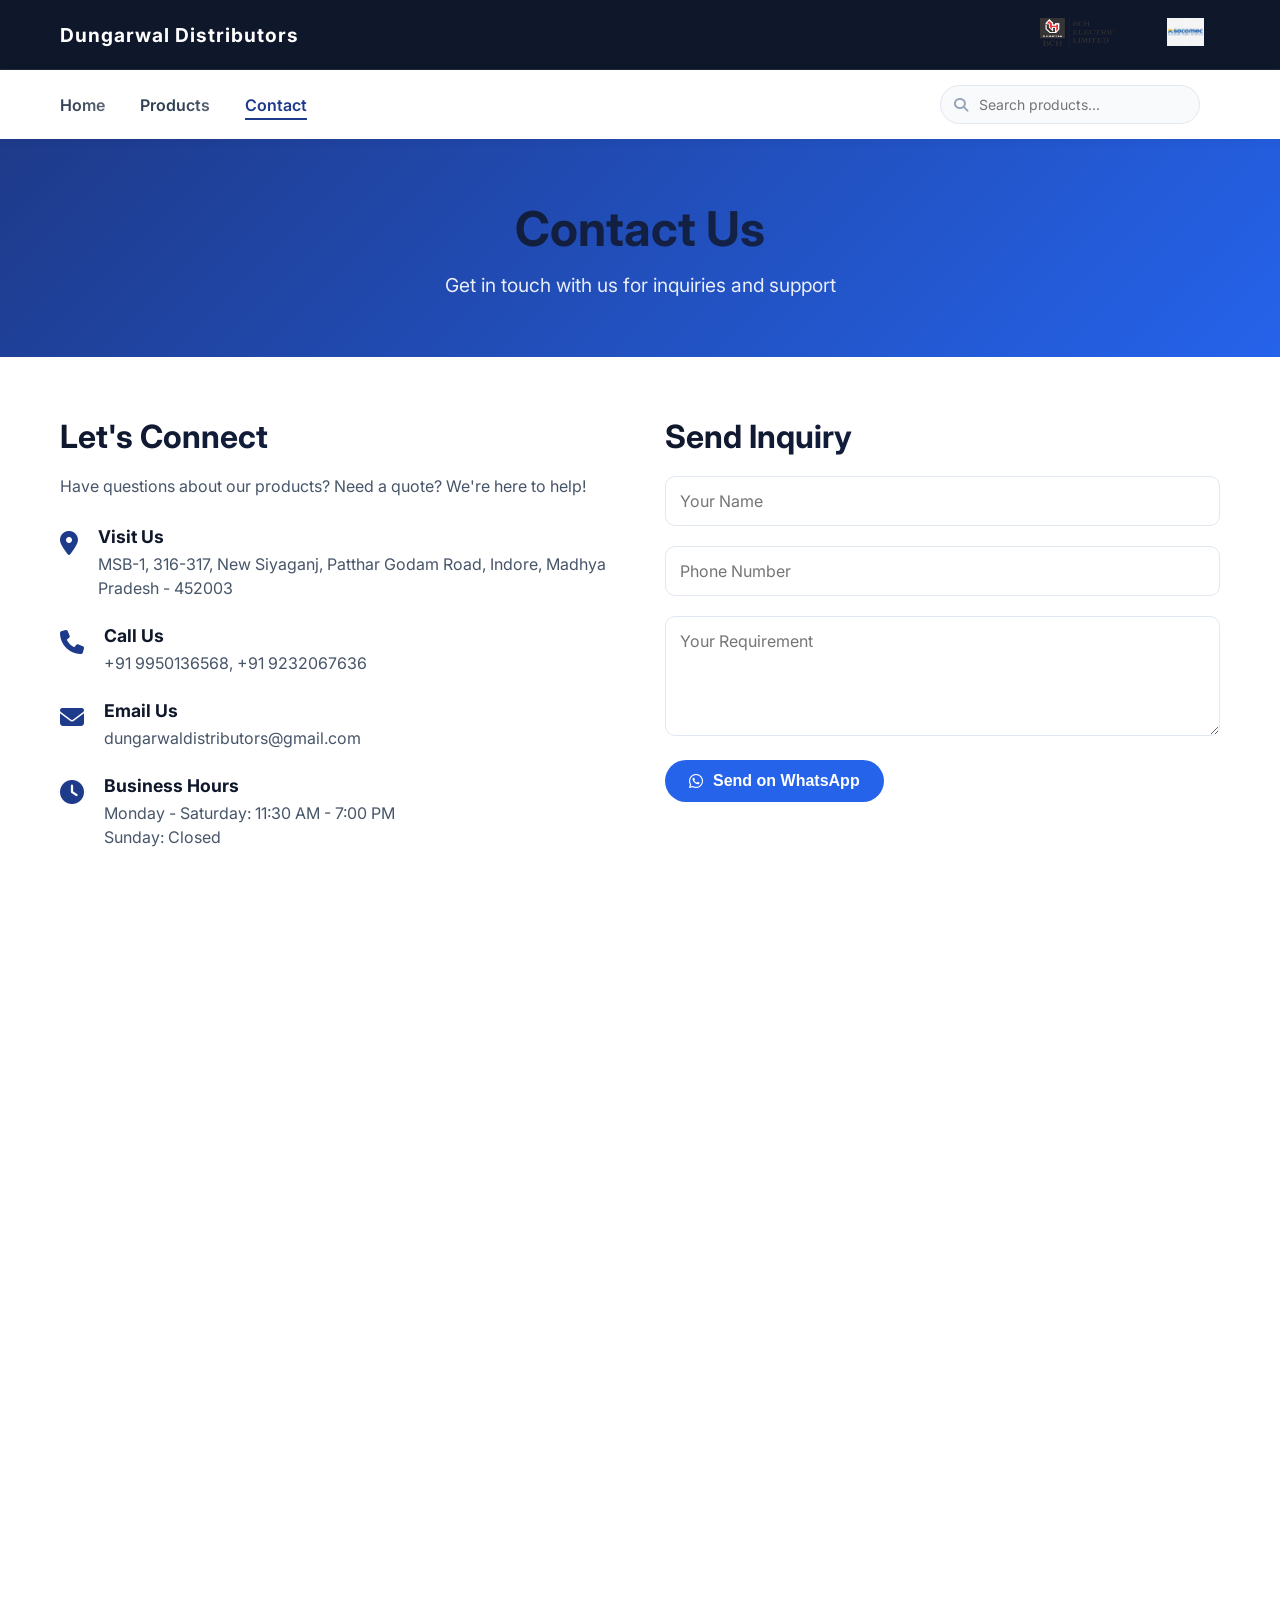
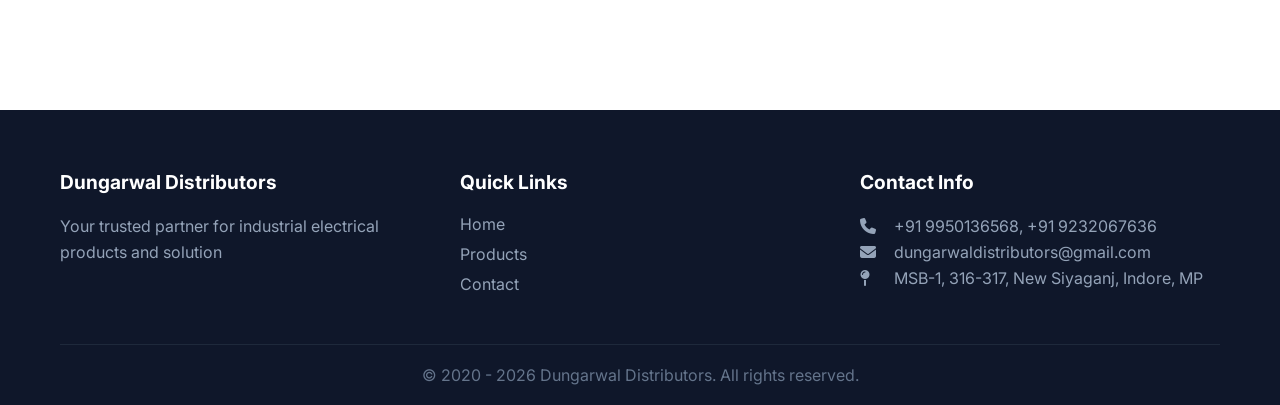
<file: contact.html>
<!DOCTYPE html>
<html lang="en">
<head>
  <meta charset="UTF-8">
  <meta name="viewport" content="width=device-width, initial-scale=1.0">
  <link rel="stylesheet" href="style.css">
  <script defer src="script.js"></script>
  <title>Contact | Dungarwal Distributors</title>
  <link href="https://fonts.googleapis.com/css2?family=Inter:wght@300;400;500;600;700;800&display=swap" rel="stylesheet">
  <link rel="stylesheet" href="https://cdnjs.cloudflare.com/ajax/libs/font-awesome/6.4.0/css/all.min.css">
  <style>
    /* Additional styles for map section to match your design language */
    .map-section {
      padding: 60px 0;
      background: #f8fafc;
    }
    
    .map-section .container {
      max-width: 1200px;
      margin: 0 auto;
      padding: 0 20px;
    }
    
    .map-section h2 {
      text-align: center;
      font-size: 2rem;
      margin-bottom: 0.5rem;
      color: #1e293b;
      font-weight: 700;
    }
    
    .map-subtitle {
      text-align: center;
      color: #475569;
      margin-bottom: 2rem;
      font-size: 1rem;
    }
    
    .map-wrapper {
      background: #ffffff;
      border-radius: 20px;
      overflow: hidden;
      box-shadow: 0 10px 30px -12px rgba(0, 0, 0, 0.1);
      transition: transform 0.3s ease, box-shadow 0.3s ease;
      border: 1px solid rgba(0,0,0,0.05);
    }
    
    .map-wrapper:hover {
      box-shadow: 0 20px 35px -12px rgba(0, 0, 0, 0.15);
    }
    
    .map-container {
      width: 100%;
      height: 400px;
      position: relative;
    }
    
    .map-container iframe {
      width: 100%;
      height: 100%;
      border: 0;
      display: block;
    }
    
    .location-details {
      display: flex;
      flex-wrap: wrap;
      justify-content: space-between;
      align-items: center;
      gap: 20px;
      padding: 18px 25px;
      background: white;
      border-top: 1px solid #e9eef3;
    }
    
    .address-block {
      display: flex;
      align-items: center;
      gap: 14px;
      flex: 2;
      min-width: 200px;
    }
    
    .address-icon {
      width: 45px;
      height: 45px;
      background: #eef2ff;
      border-radius: 50%;
      display: flex;
      align-items: center;
      justify-content: center;
      color: #2563eb;
      font-size: 1.3rem;
    }
    
    .address-text h4 {
      font-size: 0.95rem;
      font-weight: 600;
      color: #1e293b;
      margin-bottom: 4px;
    }
    
    .address-text p {
      color: #334155;
      font-size: 0.9rem;
      line-height: 1.4;
      margin: 0;
    }
    
    .direction-btn {
      background: #2563eb;
      color: white;
      border: none;
      padding: 10px 24px;
      border-radius: 40px;
      font-weight: 600;
      font-size: 0.85rem;
      cursor: pointer;
      display: inline-flex;
      align-items: center;
      gap: 10px;
      transition: all 0.2s ease;
      text-decoration: none;
    }
    
    .direction-btn:hover {
      background: #1d4ed8;
      transform: translateY(-2px);
      box-shadow: 0 6px 14px rgba(37, 99, 235, 0.25);
    }
    
    .rating-badge {
      display: inline-flex;
      align-items: center;
      background: #fef9c3;
      padding: 3px 10px;
      border-radius: 40px;
      font-size: 0.75rem;
      font-weight: 500;
      color: #854d0e;
      margin-left: 10px;
    }
    
    .rating-badge i {
      color: #eab308;
      margin-right: 4px;
    }
    
    @media (max-width: 768px) {
      .map-section {
        padding: 40px 0;
      }
      .map-container {
        height: 280px;
      }
      .location-details {
        flex-direction: column;
        align-items: flex-start;
        padding: 15px;
      }
      .address-block {
        width: 100%;
      }
      .direction-btn {
        width: 100%;
        justify-content: center;
      }
      .map-section h2 {
        font-size: 1.6rem;
      }
    }
    
    /* Keep consistency with existing contact form styles */
    .contact-section .contact-form .btn-primary {
      background: #2563eb;
      padding: 12px 24px;
      font-size: 1rem;
    }
    .contact-section .contact-form .btn-primary:hover {
      background: #1d4ed8;
      transform: translateY(-2px);
    }
  </style>
</head>
<body>

<!-- Top Header with Dungarwal as Button and Brand Logos -->
<div class="top-bar">
  <div class="container">
    <a href="index.html" class="company-name-btn">Dungarwal Distributors</a>
    <div class="brand-logos">
      <a href="index.html" class="company-name-btn" style="padding: 6px 16px;">
        <img src="images/bch-logo.png" alt="BCH Electric" style="height: 28px;">
      </a>
      <a href="index.html" class="company-name-btn" style="padding: 6px 16px;">
        <img src="images/socomec-logo.png" alt="Socomec" style="height: 28px;">
      </a>
    </div>
  </div>
</div>

<!-- Main Navigation -->
<nav class="main-nav">
  <div class="container">
    <a href="index.html" class="nav-logo">
      <!-- <img src="images/logo.png" alt="Logo" class="logo-img"> -->
    </a>
    <div class="nav-links">
      <a href="index.html">Home</a>
      <a href="products.html">Products</a>
      <a href="contact.html" class="active">Contact</a>
    </div>
    <div class="nav-toggle">
      <i class="fas fa-bars"></i>
    </div>
  </div>
</nav>

<!-- Page Header -->
<section class="page-header">
  <div class="container">
    <h1>Contact Us</h1>
    <p>Get in touch with us for inquiries and support</p>
  </div>
</section>

<!-- Contact Section -->
<section class="contact-section">
  <div class="container">
    <div class="contact-grid">
      <div class="contact-info">
        <h2>Let's Connect</h2>
        <p>Have questions about our products? Need a quote? We're here to help!</p>
        
        <div class="info-item">
          <i class="fas fa-map-marker-alt"></i>
          <div>
            <h4>Visit Us</h4>
            <p>MSB-1, 316-317, New Siyaganj, Patthar Godam Road, Indore, Madhya Pradesh - 452003</p>
          </div>
        </div>
        
        <div class="info-item">
          <i class="fas fa-phone"></i>
          <div>
            <h4>Call Us</h4>
            <p>+91 9950136568, +91 9232067636</p>
          </div>
        </div>
        
        <div class="info-item">
          <i class="fas fa-envelope"></i>
          <div>
            <h4>Email Us</h4>
            <p>dungarwaldistributors@gmail.com</p>
            <!-- <p>sales@dungarwal.com</p> -->
          </div>
        </div>
        
        <div class="info-item">
          <i class="fas fa-clock"></i>
          <div>
            <h4>Business Hours</h4>
            <p>Monday - Saturday: 11:30 AM - 7:00 PM</p>
            <p>Sunday: Closed</p>
          </div>
        </div>
      </div>
      
      <div class="contact-form">
        <h2>Send Inquiry</h2>
        <form id="inquiryForm">
          <div class="form-group">
            <input type="text" id="name" placeholder="Your Name" required>
          </div>
          <div class="form-group">
            <input type="text" id="phone" placeholder="Phone Number" required>
          </div>
          <div class="form-group">
            <textarea id="message" placeholder="Your Requirement" required></textarea>
          </div>
          <button type="button" class="btn-primary" onclick="sendToWhatsApp()">
            <i class="fab fa-whatsapp"></i> Send on WhatsApp
          </button>
        </form>
      </div>
    </div>
  </div>
</section>

<!-- ========== GOOGLE MAPS LOCATION SECTION (INTEGRATED) ========== -->
<!-- This section displays your exact business location on Google Maps -->
<section class="map-section">
  <div class="container">
    <h2>Find Our Location <span class="rating-badge"><i class="fas fa-star"></i> 5.0 Google Rating</span></h2>
    <div class="map-subtitle">
      <i class="fas fa-map-marker-alt" style="color: #2563eb;"></i> Visit us at our office & warehouse in New Siyaganj, Indore
    </div>
    <div class="map-wrapper">
      <!-- Google Maps embed with exact coordinates from your business listing:
           Latitude: 22.7236267, Longitude: 75.8666493
           Full address: MSB-1, 316-317, Paththar Godown Rd, New Siyaganj, Indore, MP 452003 -->
      <div class="map-container">
        <iframe 
          src="https://www.google.com/maps/embed?pb=!1m18!1m12!1m3!1d3669.141877241608!2d75.8644607!3d22.7236267!2m3!1f0!2f0!3f0!3m2!1i1024!2i768!4f13.1!3m3!1m2!1s0x3962fd8e791ce8bf%3A0x641bed7e5ec01d05!2sDungarwal%20Distributors!5e0!3m2!1sen!2sin!4v1710000000000!5m2!1sen!2sin" 
          allowfullscreen="" 
          loading="lazy" 
          referrerpolicy="no-referrer-when-downgrade"
          title="Dungarwal Distributors, Indore - Official Location">
        </iframe>
      </div>
      <div class="location-details">
        <div class="address-block">
          <div class="address-icon">
            <i class="fas fa-store"></i>
          </div>
          <div class="address-text">
            <h4>Dungarwal Distributors - Main Office</h4>
            <p><i class="fas fa-location-dot" style="margin-right: 5px; color:#dc2626;"></i> MSB-1, 316-317, Paththar Godown Rd, New Siyaganj,<br>Indore, Madhya Pradesh 452003, India</p>
          </div>
        </div>
        <a href="https://www.google.com/maps/dir/?api=1&destination=Dungarwal+Distributors%2C+MSB-1%2C+316-317%2C+Paththar+Godown+Rd%2C+New+Siyaganj%2C+Indore%2C+Madhya+Pradesh+452003" 
           class="direction-btn" 
           target="_blank" 
           rel="noopener noreferrer">
          <i class="fas fa-directions"></i> Get Directions
        </a>
      </div>
    </div>
    <!-- Quick info bar with landmark and hours -->
    <div style="display: flex; flex-wrap: wrap; justify-content: space-between; align-items: center; gap: 15px; margin-top: 20px; background: #ffffff; padding: 10px 20px; border-radius: 50px; box-shadow: 0 2px 8px rgba(0,0,0,0.05);">
      <div style="font-size: 0.8rem; color: #334155;"><i class="fas fa-tag"></i> Landmark: Near Paththar Godown Bridge</div>
      <div style="font-size: 0.8rem; color: #334155;"><i class="fas fa-clock"></i> Open: Mon-Sat, 11:30 AM – 7:00 PM</div>
      <div style="font-size: 0.8rem; color: #334155;"><i class="fas fa-phone-alt"></i> +91 9950136568</div>
    </div>
  </div>
</section>
<!-- ========== END OF MAPS SECTION ========== -->

<!-- Footer -->
<footer>
  <div class="container" id="footer-container">
    <!-- Footer will load here -->
  </div>
</footer>

<script>
  fetch('footer.html')
    .then(response => response.text())
    .then(data => {
      document.getElementById('footer-container').innerHTML = data;
    });
</script>

<!-- JavaScript for WhatsApp functionality and map enhancements -->
<script>
  // WhatsApp inquiry function (kept from your original contact page)
  function sendToWhatsApp() {
    var name = document.getElementById('name').value.trim();
    var phone = document.getElementById('phone').value.trim();
    var message = document.getElementById('message').value.trim();
    
    if (name === "" || phone === "" || message === "") {
      alert("Please fill all fields before sending.");
      return;
    }
    
    // Validate phone number (basic check)
    if (phone.length < 10) {
      alert("Please enter a valid phone number.");
      return;
    }
    
    var whatsappMessage = "Hello Dungarwal Distributors,%0A" +
                          "Name: " + encodeURIComponent(name) + "%0A" +
                          "Phone: " + encodeURIComponent(phone) + "%0A" +
                          "Requirement: " + encodeURIComponent(message);
    
    // Using the business phone number from contact info
    var whatsappNumber = "919950136568"; // +91 9950136568 without plus
    var whatsappUrl = "https://wa.me/" + whatsappNumber + "?text=" + whatsappMessage;
    
    window.open(whatsappUrl, '_blank');
  }
  
  // Additional enhancement: Ensure the direction button uses the most accurate address
  (function() {
    const dirBtn = document.querySelector('.direction-btn');
    if(dirBtn) {
      const exactAddress = "Dungarwal Distributors, MSB-1, 316-317, Paththar Godown Rd, New Siyaganj, Indore, Madhya Pradesh 452003";
      const mapsDirectionsUrl = `https://www.google.com/maps/dir/?api=1&destination=${encodeURIComponent(exactAddress)}&travelmode=driving`;
      dirBtn.setAttribute('href', mapsDirectionsUrl);
    }
    console.log("Contact page with integrated Google Maps (Indore location) loaded successfully.");
  })();
</script>

</body>
</html>
</file>
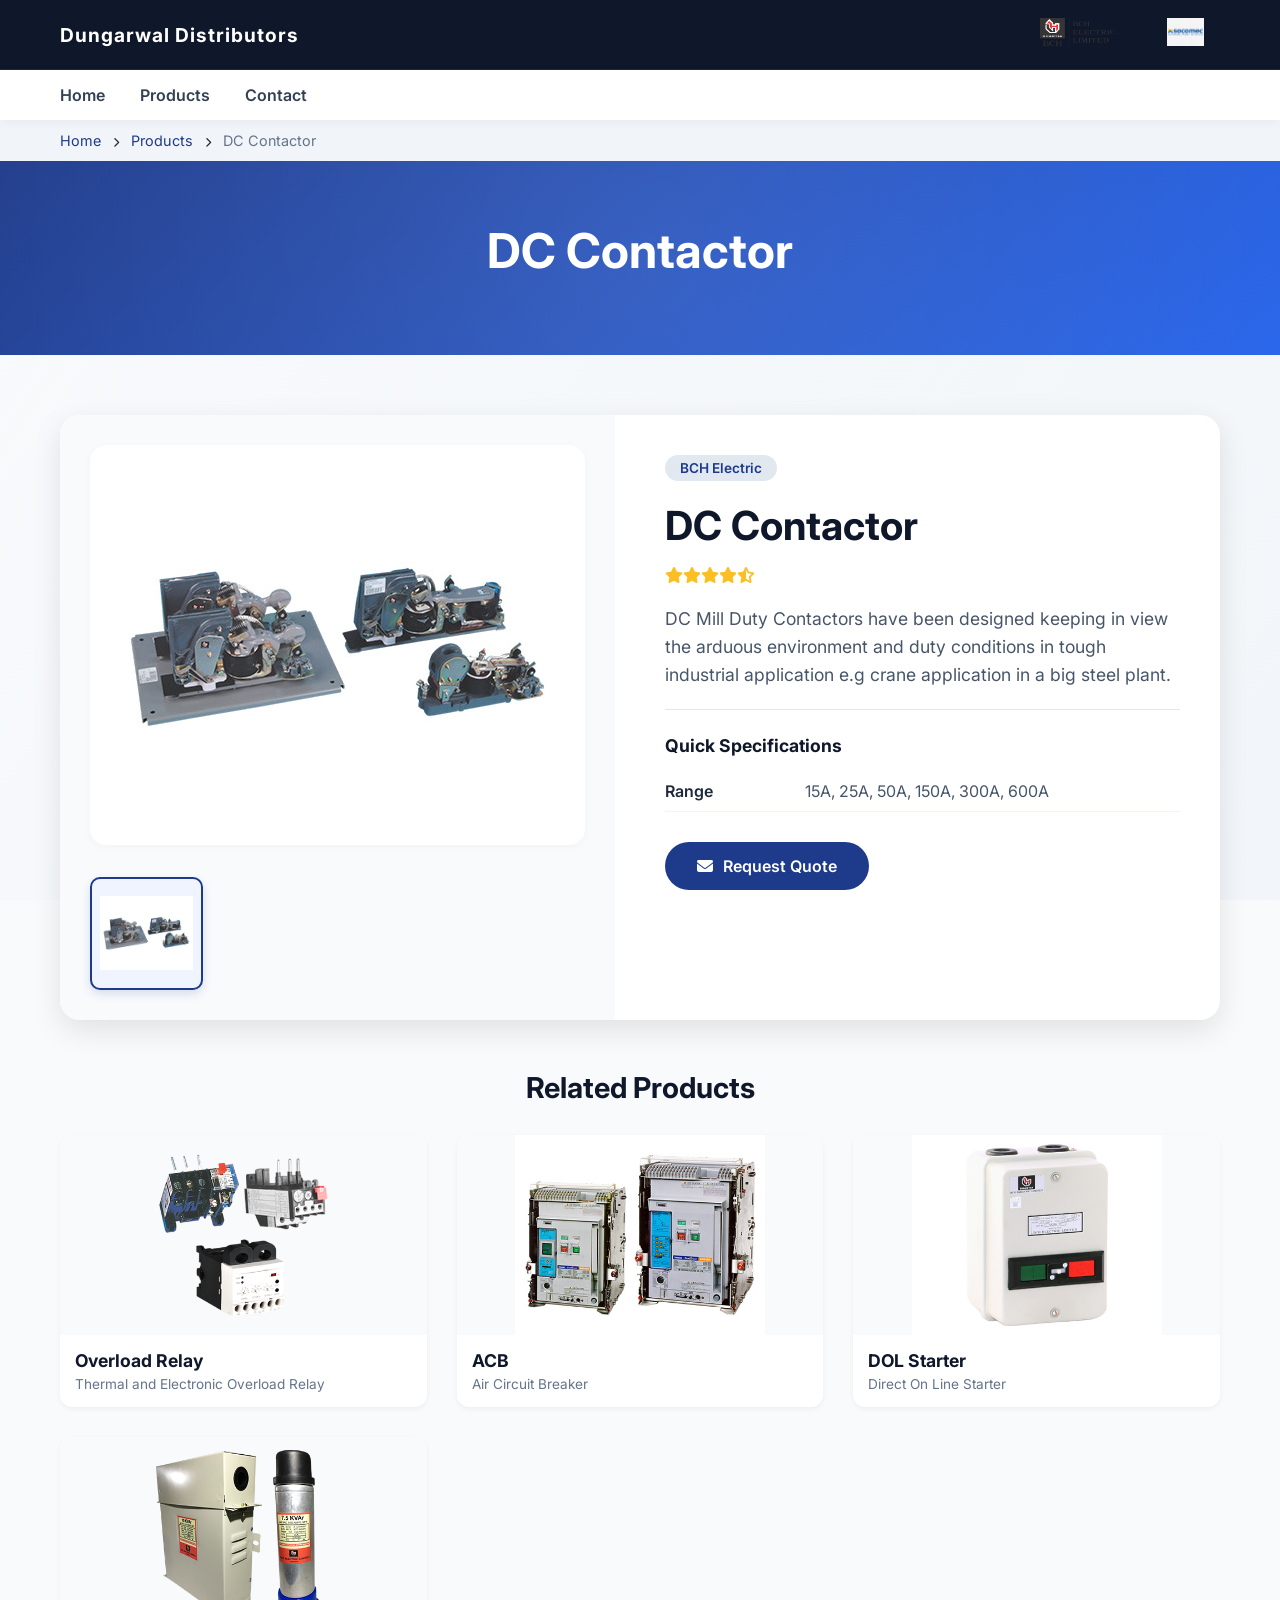
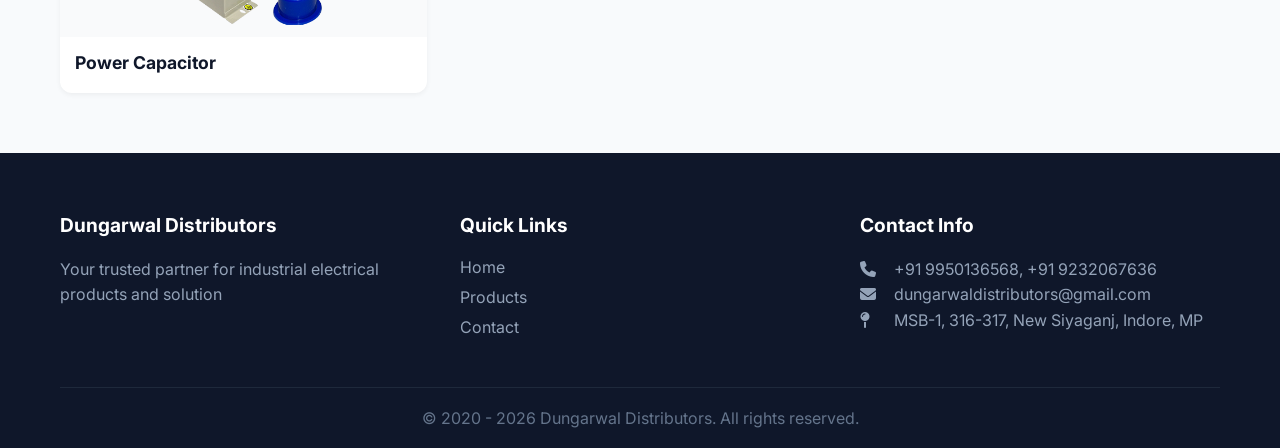
<file: dc-contactors.html>
<!DOCTYPE html>
<html lang="en">
<head>
  <meta charset="UTF-8">
  <meta name="viewport" content="width=device-width, initial-scale=1.0, user-scalable=yes">
  <title>DOL Starter | Dungarwal Distributors</title>
  <link href="https://fonts.googleapis.com/css2?family=Inter:wght@300;400;500;600;700;800&display=swap" rel="stylesheet">
  <link rel="stylesheet" href="https://cdnjs.cloudflare.com/ajax/libs/font-awesome/6.4.0/css/all.min.css">
  <style>
    * {
      margin: 0;
      padding: 0;
      box-sizing: border-box;
    }

    body {
      font-family: 'Inter', sans-serif;
      background: #f8fafc;
      color: #1e293b;
      overflow-x: hidden;
      position: relative;
    }

    /* Animated Background Gradient */
    body::before {
      content: '';
      position: fixed;
      top: 0;
      left: 0;
      width: 100%;
      height: 100%;
      background: linear-gradient(125deg, 
        rgba(248, 250, 252, 0.95) 0%,
        rgba(241, 245, 249, 0.95) 50%,
        rgba(226, 232, 240, 0.95) 100%);
      z-index: -2;
      animation: gradientShift 15s ease infinite;
      background-size: 200% 200%;
    }

    @keyframes gradientShift {
      0% { background-position: 0% 50%; }
      50% { background-position: 100% 50%; }
      100% { background-position: 0% 50%; }
    }

    /* Floating Particles */
    .particles {
      position: fixed;
      top: 0;
      left: 0;
      width: 100%;
      height: 100%;
      z-index: -1;
      pointer-events: none;
      overflow: hidden;
    }

    .particle {
      position: absolute;
      background: rgba(30, 58, 138, 0.08);
      border-radius: 50%;
      animation: float linear infinite;
      pointer-events: none;
    }

    @keyframes float {
      0% {
        transform: translateY(100vh) rotate(0deg);
        opacity: 0;
      }
      10% {
        opacity: 0.5;
      }
      90% {
        opacity: 0.5;
      }
      100% {
        transform: translateY(-100vh) rotate(360deg);
        opacity: 0;
      }
    }

    .container {
      max-width: 1200px;
      margin: 0 auto;
      padding: 0 20px;
    }

    /* Top Bar */
    .top-bar {
      background: #0f172a;
      padding: 12px 0;
      border-bottom: 1px solid #1e293b;
    }

    .top-bar .container {
      display: flex;
      justify-content: space-between;
      align-items: center;
    }

    .company-name-btn {
      font-size: 1.2rem;
      font-weight: 700;
      color: #fff;
      letter-spacing: 1px;
      text-decoration: none;
      transition: all 0.3s ease;
      position: relative;
      cursor: pointer;
    }

    .company-name-btn:hover {
      color: #60a5fa;
      transform: translateY(-1px);
    }

    .company-name-btn::after {
      content: '';
      position: absolute;
      bottom: -3px;
      left: 0;
      width: 0;
      height: 2px;
      background: #60a5fa;
      transition: width 0.3s ease;
    }

    .company-name-btn:hover::after {
      width: 100%;
    }

    .brand-logos {
      display: flex;
      gap: 20px;
      align-items: center;
    }

    .brand-logo {
      height: 35px;
      width: auto;
      object-fit: contain;
      filter: brightness(0) invert(1);
      transition: transform 0.3s ease;
    }

    .brand-logo:hover {
      transform: scale(1.05);
    }

    /* Main Navigation */
    .main-nav {
      background: #fff;
      box-shadow: 0 2px 10px rgba(0, 0, 0, 0.05);
      position: sticky;
      top: 0;
      z-index: 1000;
    }

    .main-nav .container {
      display: flex;
      justify-content: space-between;
      align-items: center;
      padding: 15px 20px;
    }

    .nav-links {
      display: flex;
      gap: 35px;
    }

    .nav-links a {
      text-decoration: none;
      color: #334155;
      font-weight: 600;
      transition: color 0.3s ease;
      position: relative;
    }

    .nav-links a:hover,
    .nav-links a.active {
      color: #1e3a8a;
    }

    .nav-links a::after {
      content: '';
      position: absolute;
      bottom: -5px;
      left: 0;
      width: 0;
      height: 2px;
      background: #1e3a8a;
      transition: width 0.3s ease;
    }

    .nav-links a:hover::after,
    .nav-links a.active::after {
      width: 100%;
    }

    .nav-toggle {
      display: none;
      font-size: 24px;
      cursor: pointer;
      color: #1e3a8a;
    }

    /* Page Header */
    .page-header {
      background: linear-gradient(135deg, #1e3a8a 0%, #2563eb 100%);
      color: white;
      padding: 60px 0;
      text-align: center;
      position: relative;
      overflow: hidden;
    }

    .page-header::before {
      content: '';
      position: absolute;
      top: -50%;
      left: -50%;
      width: 200%;
      height: 200%;
      background: radial-gradient(circle, rgba(255,255,255,0.1) 0%, transparent 70%);
      animation: rotateLight 30s linear infinite;
    }

    @keyframes rotateLight {
      0% { transform: rotate(0deg); }
      100% { transform: rotate(360deg); }
    }

    .page-header h1 {
      font-size: 3rem;
      margin-bottom: 15px;
      position: relative;
      z-index: 1;
    }

    .page-header p {
      font-size: 1.2rem;
      opacity: 0.9;
      position: relative;
      z-index: 1;
    }

    /* Breadcrumb */
    .breadcrumb {
      background: #f1f5f9;
      padding: 12px 0;
      font-size: 0.9rem;
    }

    .breadcrumb a {
      color: #1e3a8a;
      text-decoration: none;
    }

    .breadcrumb a:hover {
      text-decoration: underline;
    }

    .breadcrumb span {
      color: #64748b;
    }

    /* Product Detail Section */
    .product-detail-section {
      padding: 60px 0;
    }

    .product-detail-grid {
      display: grid;
      grid-template-columns: 1fr 1fr;
      gap: 50px;
      background: white;
      border-radius: 20px;
      overflow: hidden;
      box-shadow: 0 10px 30px rgba(0, 0, 0, 0.1);
      margin-bottom: 50px;
    }

    /* Product Gallery - FIXED: image centering & complete display */
    .product-gallery {
      background: #f8fafc;
      padding: 30px;
      display: flex;
      flex-direction: column;
      align-items: center;
      justify-content: center;
    }

    .main-image-container {
      width: 100%;
      display: flex;
      justify-content: center;
      align-items: center;
      background: white;
      border-radius: 16px;
      margin-bottom: 24px;
      min-height: 400px;
      padding: 20px;
      box-shadow: 0 2px 8px rgba(0,0,0,0.03);
    }

    .main-image {
      max-width: 100%;
      max-height: 380px;
      width: auto;
      height: auto;
      object-fit: contain;
      display: block;
      margin: 0 auto;
      border-radius: 12px;
      transition: transform 0.2s ease;
    }

    .thumbnail-grid {
      display: grid;
      grid-template-columns: repeat(4, 1fr);
      gap: 15px;
      width: 100%;
      margin-top: 8px;
    }

    .thumbnail {
      width: 100%;
      aspect-ratio: 1 / 1;
      object-fit: contain;
      background: #ffffff;
      border-radius: 10px;
      cursor: pointer;
      transition: all 0.25s ease;
      border: 2px solid transparent;
      padding: 8px;
      box-shadow: 0 1px 3px rgba(0,0,0,0.05);
    }

    .thumbnail:hover {
      transform: translateY(-3px);
      box-shadow: 0 8px 18px rgba(0, 0, 0, 0.08);
      border-color: #cbd5e1;
    }

    .thumbnail.active {
      border-color: #1e3a8a;
      background: #f0f4fe;
      box-shadow: 0 4px 10px rgba(30,58,138,0.15);
    }

    /* Product Info */
    .product-info {
      padding: 40px 40px 40px 0;
    }

    .product-brand {
      display: inline-block;
      background: #e2e8f0;
      padding: 5px 15px;
      border-radius: 20px;
      font-size: 0.85rem;
      font-weight: 600;
      color: #1e3a8a;
      margin-bottom: 20px;
    }

    .product-info h1 {
      font-size: 2.5rem;
      color: #0f172a;
      margin-bottom: 15px;
    }

    .product-rating {
      display: flex;
      align-items: center;
      gap: 15px;
      margin-bottom: 20px;
    }

    .stars {
      color: #fbbf24;
      font-size: 1rem;
    }

    .review-count {
      color: #64748b;
      font-size: 0.9rem;
    }

    .product-short-desc {
      font-size: 1.1rem;
      color: #475569;
      line-height: 1.6;
      margin-bottom: 25px;
      padding-bottom: 20px;
      border-bottom: 1px solid #e2e8f0;
    }

    .product-specs {
      margin-bottom: 25px;
    }

    .product-specs h3 {
      font-size: 1.1rem;
      color: #0f172a;
      margin-bottom: 15px;
      font-weight: 700;
    }

    .spec-item {
      display: flex;
      padding: 10px 0;
      border-bottom: 1px solid #f1f5f9;
    }

    .spec-label {
      width: 140px;
      font-weight: 600;
      color: #1e293b;
    }

    .spec-value {
      flex: 1;
      color: #475569;
    }

    /* Buttons */
    .btn-primary {
      display: inline-flex;
      align-items: center;
      gap: 10px;
      padding: 14px 32px;
      background: #1e3a8a;
      color: white;
      text-decoration: none;
      border-radius: 50px;
      font-weight: 600;
      transition: all 0.3s ease;
      border: none;
      cursor: pointer;
      font-size: 1rem;
      position: relative;
      overflow: hidden;
    }

    .btn-primary::before {
      content: '';
      position: absolute;
      top: 50%;
      left: 50%;
      width: 0;
      height: 0;
      border-radius: 50%;
      background: rgba(255, 255, 255, 0.3);
      transform: translate(-50%, -50%);
      transition: width 0.6s, height 0.6s;
    }

    .btn-primary:hover::before {
      width: 300px;
      height: 300px;
    }

    .btn-primary:hover {
      background: #2563eb;
      transform: translateY(-2px);
      box-shadow: 0 5px 20px rgba(37, 99, 235, 0.3);
    }

    .btn-secondary {
      display: inline-flex;
      align-items: center;
      gap: 10px;
      padding: 14px 32px;
      background: transparent;
      color: #1e3a8a;
      text-decoration: none;
      border-radius: 50px;
      font-weight: 600;
      transition: all 0.3s ease;
      border: 2px solid #1e3a8a;
      cursor: pointer;
      font-size: 1rem;
    }

    .btn-secondary:hover {
      background: #1e3a8a;
      color: white;
      transform: translateY(-2px);
    }

    .button-group {
      display: flex;
      gap: 20px;
      flex-wrap: wrap;
      margin-top: 30px;
    }

    /* Related Products */
    .related-products {
      margin-top: 50px;
    }
    
    .related-products h2 {
      font-size: 1.8rem;
      color: #0f172a;
      margin-bottom: 30px;
      text-align: center;
    }
    
    .related-grid {
      display: grid;
      grid-template-columns: repeat(auto-fill, minmax(280px, 1fr));
      gap: 30px;
    }
    
    .related-card {
      background: white;
      border-radius: 12px;
      overflow: hidden;
      transition: all 0.3s ease;
      box-shadow: 0 2px 5px rgba(0, 0, 0, 0.05);
      text-decoration: none;
      display: block;
    }
    
    .related-card:hover {
      transform: translateY(-5px);
      box-shadow: 0 10px 25px rgba(0, 0, 0, 0.1);
    }
    
    .related-card:hover .related-image img {
      transform: scale(1.03);
    }
    
    .related-image {
      height: 200px;
      display: flex;
      align-items: center;
      justify-content: center;
      background: #f9fafb;
      overflow: hidden;
    }
    
    .related-image img {
      max-width: 100%;
      max-height: 100%;
      width: auto;
      height: auto;
      object-fit: contain;
      transition: transform 0.3s ease;
      display: block;
    }
    
    .related-card h3 {
      padding: 15px 15px 5px;
      font-size: 1.1rem;
      color: #0f172a;
    }
    
    .related-card p {
      padding: 0 15px 15px;
      font-size: 0.85rem;
      color: #64748b;
    }
    
    /* Footer */
    footer {
      background: #0f172a;
      color: white;
      padding: 60px 0 20px;
    }
    
    .footer-grid {
      display: grid;
      grid-template-columns: repeat(3, 1fr);
      gap: 40px;
      margin-bottom: 40px;
    }
    
    .footer-col h4 {
      font-size: 1.2rem;
      margin-bottom: 20px;
      color: white;
    }
    
    .footer-col p {
      color: #94a3b8;
      line-height: 1.6;
    }
    
    .footer-col a {
      display: block;
      color: #94a3b8;
      text-decoration: none;
      margin-bottom: 10px;
      transition: color 0.3s ease;
    }
    
    .footer-col a:hover {
      color: white;
    }
    
    .footer-col i {
      margin-right: 10px;
      width: 20px;
    }
    
    .footer-bottom {
      text-align: center;
      padding-top: 20px;
      border-top: 1px solid #1e293b;
      color: #64748b;
    }
    
    /* Responsive */
    @media (max-width: 992px) {
      .product-detail-grid {
        grid-template-columns: 1fr;
      }
      
      .product-info {
        padding: 0 40px 40px 40px;
      }
      
      .footer-grid {
        grid-template-columns: repeat(2, 1fr);
      }
    }
    
    @media (max-width: 768px) {
      .nav-links {
        display: none;
      }
      
      .nav-toggle {
        display: block;
      }
      
      .nav-links.active {
        display: flex;
        flex-direction: column;
        position: absolute;
        top: 70px;
        left: 0;
        right: 0;
        background: white;
        padding: 20px;
        box-shadow: 0 10px 20px rgba(0, 0, 0, 0.1);
        gap: 15px;
        text-align: center;
        z-index: 1001;
      }
      
      .top-bar .container {
        flex-direction: column;
        gap: 10px;
        text-align: center;
      }
      
      .brand-logos {
        justify-content: center;
      }
      
      .page-header h1 {
        font-size: 2rem;
      }
      
      .product-info h1 {
        font-size: 1.8rem;
      }
      
      .button-group {
        flex-direction: column;
      }
      
      .btn-primary, .btn-secondary {
        justify-content: center;
      }
      
      .main-image-container {
        min-height: 280px;
      }
      
      .main-image {
        max-height: 260px;
      }
      
      .thumbnail-grid {
        gap: 10px;
      }
      
      .footer-grid {
        grid-template-columns: 1fr;
        text-align: center;
      }
    }
  </style>
</head>
<body>

<div class="particles" id="particles"></div>

<!-- Top Header -->
<div class="top-bar">
  <div class="container">
    <a href="index.html" class="company-name-btn">Dungarwal Distributors</a>
    <div class="brand-logos">
      <a href="index.html" class="company-name-btn" style="padding: 6px 16px;">
        <img src="images/bch-logo.png" alt="BCH Electric" style="height: 28px;">
      </a>
      <a href="index.html" class="company-name-btn" style="padding: 6px 16px;">
        <img src="images/socomec-logo.png" alt="Socomec" style="height: 28px;">
      </a>
    </div>
  </div>
</div>

<!-- Main Navigation -->
<nav class="main-nav">
  <div class="container">
    <div class="nav-links">
      <a href="../index.html">Home</a>
      <a href="../products.html">Products</a>
      <a href="../contact.html">Contact</a>
    </div>
    <div class="nav-toggle">
      <i class="fas fa-bars"></i>
    </div>
  </div>
</nav>

<!-- Breadcrumb -->
<div class="breadcrumb">
  <div class="container">
    <a href="../index.html">Home</a> <i class="fas fa-chevron-right" style="font-size: 10px; margin: 0 8px;"></i>
    <a href="../products.html">Products</a> <i class="fas fa-chevron-right" style="font-size: 10px; margin: 0 8px;"></i>
    <span>DC Contactor</span>
  </div>
</div>

<!-- Page Header -->
<section class="page-header">
  <div class="container">
    <h1>DC Contactor</h1>
    <p></p>
  </div>
</section>

<!-- Product Detail Section -->
<section class="product-detail-section">
  <div class="container">
    
    <div class="product-detail-grid">
      <div class="product-gallery">
        <div class="main-image-container">
          <img id="mainImage" src="../images/dccontactor.jpg" alt="dccontactor" class="main-image">
        </div>
        <div class="thumbnail-grid" id="thumbnailGrid">
          <img src="../images/dccontactor.jpg" alt="DOL Starter Front" class="thumbnail active" data-img="../images/dccontactor.jpg">
          <!-- <img src="../images/dol-2.png" alt="DOL Starter Side" class="thumbnail" data-img="../images/dol-2.png"> -->
          <!-- Additional placeholders are commented, but we keep the second dynamic thumbnail functionality -->
        </div>
      </div>
      
      <div class="product-info">
        <span class="product-brand">BCH Electric</span>
        <h1>DC Contactor</h1>
        <div class="product-rating">
          <div class="stars"><i class="fas fa-star"></i><i class="fas fa-star"></i><i class="fas fa-star"></i><i class="fas fa-star"></i><i class="fas fa-star-half-alt"></i></div>
          <!-- <span class="review-count">(128+ customer reviews)</span> -->
        </div>
        <div class="product-short-desc">
        DC Mill Duty Contactors have been designed keeping in view the arduous environment and duty conditions in tough industrial application e.g crane application in a big steel plant.
        </div>
        
        <div class="product-specs">
          <h3>Quick Specifications</h3>
          <div class="spec-item"><div class="spec-label">Range</div><div class="spec-value">15A, 25A, 50A, 150A, 300A, 600A</div></div>
          <!-- <div class="spec-item"><div class="spec-label">Relay Range</div><div class="spec-value">Upto 40 A</div></div> -->
          <!-- <div class="spec-item"><div class="spec-label">Voltage</div><div class="spec-value">Upto 415V AC, 50/60 Hz</div></div> -->
          <!-- <div class="spec-item"><div class="spec-label">Enclosure Type</div><div class="spec-value">Sheet Steel / Polycarbonate</div></div> -->
        </div>
        
        <div class="button-group">
          <a href="../contact.html" class="btn-primary"><i class="fas fa-envelope"></i> Request Quote</a>
        </div>
      </div>
    </div>
    
    <!-- Related Products (preserved as per original design) -->
    <div class="related-products">
      <h2>Related Products</h2>
      <div class="related-grid">
        <a href="overload-relays.html" class="related-card"><div class="related-image"><img src="../images/overload-relay.png" alt="Overload Relay"></div><h3>Overload Relay</h3><p>Thermal and Electronic Overload Relay</p></a>
        <a href="acb.html" class="related-card"><div class="related-image"><img src="../images/ACB.jpg" alt="ACB"></div><h3>ACB</h3><p>Air Circuit Breaker</p></a>
        <a href="dol-starter.html" class="related-card"><div class="related-image"><img src="../images/dol.jpg" alt="DOL"></div><h3>DOL Starter</h3><p>Direct On Line Starter</p></a>
        <a href="power-capacitor.html" class="related-card"><div class="related-image"><img src="../images/power-capacitor.png" alt="Capacitor"></div><h3>Power Capacitor</h3><p></p></a>
      </div>
    </div>
  </div>
</section>

<footer>
  <div class="container" id="footer-container">
    <!-- Footer loads dynamically -->
  </div>
</footer>

<script>
  // Fetch footer html if needed (original behavior)
  fetch('footer.html')
    .then(response => response.text())
    .then(data => {
      const footerDiv = document.getElementById('footer-container');
      if(footerDiv) footerDiv.innerHTML = data;
    })
    .catch(() => {
      // fallback footer content if file not present
      const footerDiv = document.getElementById('footer-container');
      if(footerDiv) {
        footerDiv.innerHTML = `<div class="footer-grid"><div class="footer-col"><h4>Dungarwal Distributors</h4><p>Your trusted partner for industrial electrical solutions since 1985.</p></div><div class="footer-col"><h4>Quick Links</h4><a href="../index.html">Home</a><a href="../products.html">Products</a><a href="../contact.html">Contact</a></div><div class="footer-col"><h4>Contact Info</h4><p><i class="fas fa-map-marker-alt"></i> Jaipur, Rajasthan, India</p><p><i class="fas fa-phone-alt"></i> +91-141-XXX-XXXX</p><p><i class="fas fa-envelope"></i> sales@dungarwaldistributors.com</p></div></div><div class="footer-bottom"><p>&copy; 2025 Dungarwal Distributors. All rights reserved.</p></div>`;
      }
    });
  
  // --- Image Gallery Logic: works for any number of thumbnails (active image + larger display, centered & complete) ---
  const mainImageEl = document.getElementById('mainImage');
  const thumbnails = document.querySelectorAll('.thumbnail');
  
  function setActiveImage(imgSrc, activeThumbElement) {
    if (!mainImageEl) return;
    // Update main image with new source, ensuring it stays perfectly centered & full visible
    mainImageEl.src = imgSrc;
    mainImageEl.alt = "DOL Starter view";
    // Remove active class from all thumbnails
    thumbnails.forEach(thumb => thumb.classList.remove('active'));
    if (activeThumbElement) {
      activeThumbElement.classList.add('active');
    } else {
      // find thumbnail that matches current src and set active
      const matchingThumb = Array.from(thumbnails).find(thumb => thumb.getAttribute('data-img') === imgSrc || thumb.src === imgSrc);
      if(matchingThumb) matchingThumb.classList.add('active');
    }
    // Save state for persistence
    try {
      sessionStorage.setItem('dol_current_image', imgSrc);
      const activeIdx = Array.from(thumbnails).findIndex(t => t.classList.contains('active'));
      sessionStorage.setItem('dol_active_thumb_index', activeIdx);
    } catch(e) {}
  }
  
  // Attach click events to thumbnails (if any)
  thumbnails.forEach(thumb => {
    // Determine image source: priority to data-img attribute or fallback src
    thumb.addEventListener('click', (e) => {
      e.stopPropagation();
      let imgUrl = thumb.getAttribute('data-img');
      if (!imgUrl) imgUrl = thumb.src;
      if (imgUrl) {
        setActiveImage(imgUrl, thumb);
      }
    });
  });
  
  // Also handle any missing second image case: Ensure both defined images work perfectly
  // Check if second thumbnail has correct image extension: original had .png for second image, ensure it's consistent.
  const secondThumb = document.querySelector('.thumbnail[data-img="../images/dol-2.png"]');
  if (secondThumb && (!secondThumb.src || secondThumb.src.includes('dol-2.png'))) {
    // already fine
  }
  
  // Ensure default state: if main image src is not showing properly, set first active
  if (mainImageEl && thumbnails.length > 0) {
    const activeExists = document.querySelector('.thumbnail.active');
    if (!activeExists) {
      const firstThumb = thumbnails[0];
      const firstImg = firstThumb.getAttribute('data-img') || firstThumb.src;
      setActiveImage(firstImg, firstThumb);
    } else {
      // sync main image with active thumbnail's img
      const activeThumb = document.querySelector('.thumbnail.active');
      if(activeThumb) {
        const activeImgSrc = activeThumb.getAttribute('data-img') || activeThumb.src;
        if(mainImageEl.src !== activeImgSrc) {
          mainImageEl.src = activeImgSrc;
        }
      }
    }
  }
  
  // Restore saved state from sessionStorage (scroll, image, etc) but keep gallery consistent
  window.addEventListener('load', () => {
    // Restore scroll
    const savedScroll = sessionStorage.getItem('dol_scroll_position');
    if (savedScroll) {
      setTimeout(() => {
        window.scrollTo(0, parseInt(savedScroll));
      }, 50);
    }
    
    // Restore gallery: use saved image and thumbnail index
    const savedImage = sessionStorage.getItem('dol_current_image');
    const savedThumbIdx = sessionStorage.getItem('dol_active_thumb_index');
    if (savedImage && thumbnails.length) {
      let targetThumb = null;
      if (savedThumbIdx !== null && thumbnails[parseInt(savedThumbIdx)]) {
        targetThumb = thumbnails[parseInt(savedThumbIdx)];
      } else {
        // find thumbnail matching savedImage
        targetThumb = Array.from(thumbnails).find(t => (t.getAttribute('data-img') === savedImage) || t.src === savedImage);
      }
      if (targetThumb) {
        const finalImg = targetThumb.getAttribute('data-img') || targetThumb.src;
        setActiveImage(finalImg, targetThumb);
      } else if (savedImage && mainImageEl) {
        // if no matching thumbnail but image exists, just set main image without breaking active
        mainImageEl.src = savedImage;
        // still try to mark closest thumbnail as active
        const anyThumb = Array.from(thumbnails).find(t => (t.getAttribute('data-img') === savedImage) || t.src === savedImage);
        if(anyThumb) anyThumb.classList.add('active');
      }
    } else {
      // ensure at least default active
      if(!document.querySelector('.thumbnail.active') && thumbnails[0]) {
        const defaultImg = thumbnails[0].getAttribute('data-img') || thumbnails[0].src;
        setActiveImage(defaultImg, thumbnails[0]);
      }
    }
    
    // Additional safety: Ensure main image aspect ratio and complete centering within container
    if (mainImageEl) {
      mainImageEl.style.maxWidth = '100%';
      mainImageEl.style.maxHeight = '380px';
      mainImageEl.style.objectFit = 'contain';
    }
    
    // Make sure related product images are also centered and fully visible (style already handles)
  });
  
  // Save scroll on beforeunload
  window.addEventListener('beforeunload', () => {
    sessionStorage.setItem('dol_scroll_position', window.scrollY);
    const activeThumb = document.querySelector('.thumbnail.active');
    if (activeThumb) {
      const activeIdx = Array.from(thumbnails).indexOf(activeThumb);
      sessionStorage.setItem('dol_active_thumb_index', activeIdx);
      const currentImgSrc = mainImageEl ? mainImageEl.src : '';
      if(currentImgSrc) sessionStorage.setItem('dol_current_image', currentImgSrc);
    } else if (mainImageEl && mainImageEl.src) {
      sessionStorage.setItem('dol_current_image', mainImageEl.src);
    }
  });
  
  // Mobile navigation toggle (unchanged fix)
  const navToggle = document.querySelector('.nav-toggle');
  if (navToggle) {
    navToggle.addEventListener('click', function() {
      document.querySelector('.nav-links').classList.toggle('active');
    });
  }
  
  // Create floating particles
  function createParticles() {
    const particlesContainer = document.getElementById('particles');
    if (!particlesContainer) return;
    for (let i = 0; i < 45; i++) {
      const particle = document.createElement('div');
      particle.classList.add('particle');
      const size = Math.random() * 8 + 2;
      particle.style.width = `${size}px`;
      particle.style.height = `${size}px`;
      particle.style.left = `${Math.random() * 100}%`;
      particle.style.animationDuration = `${Math.random() * 15 + 8}s`;
      particle.style.animationDelay = `${Math.random() * 5}s`;
      particlesContainer.appendChild(particle);
    }
  }
  createParticles();

  // Ensure any dynamically added interactions for thumbnails if new ones appear (no changes)
  // Also fix missing second thumbnail: if any broken images we keep graceful
  const allThumbs = document.querySelectorAll('.thumbnail');
  allThumbs.forEach(thumb => {
    if (!thumb.hasAttribute('data-img') && thumb.src) {
      thumb.setAttribute('data-img', thumb.src);
    }
  });
</script>
</body>
</html>
</file>
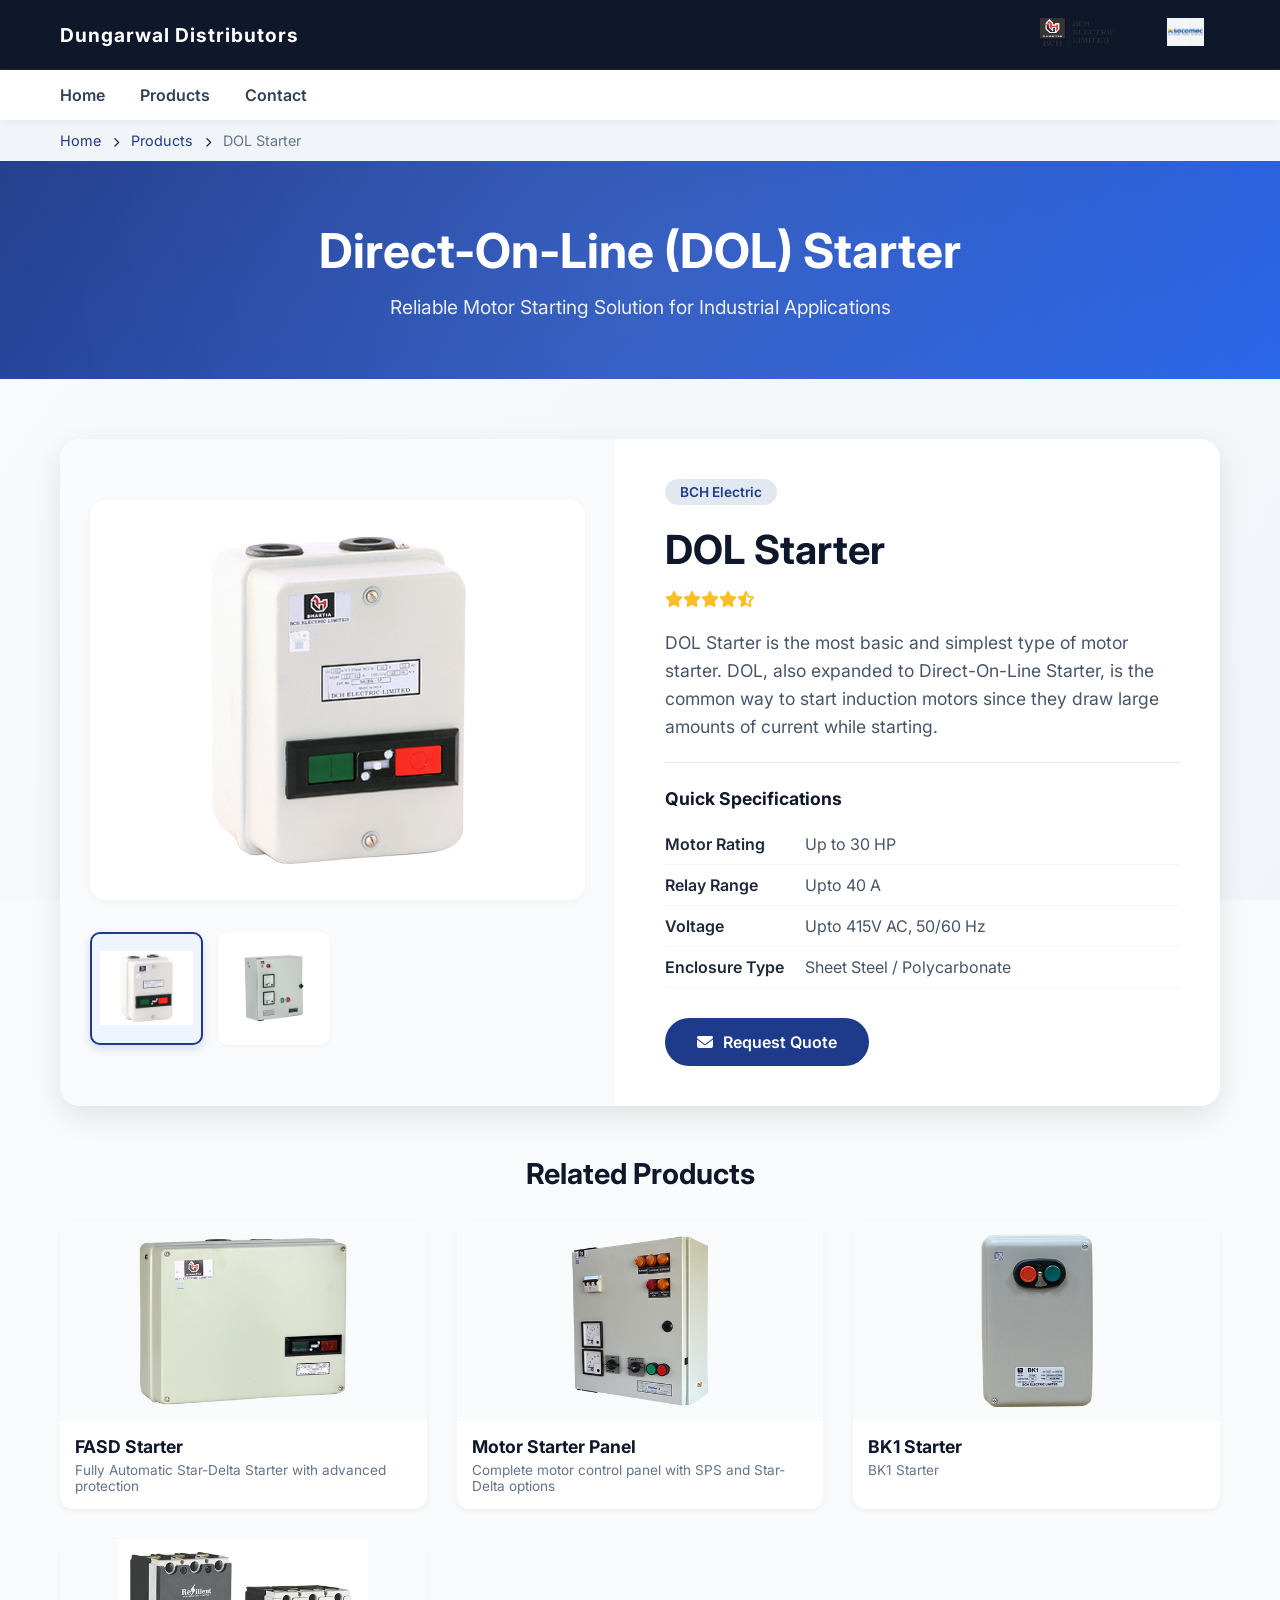
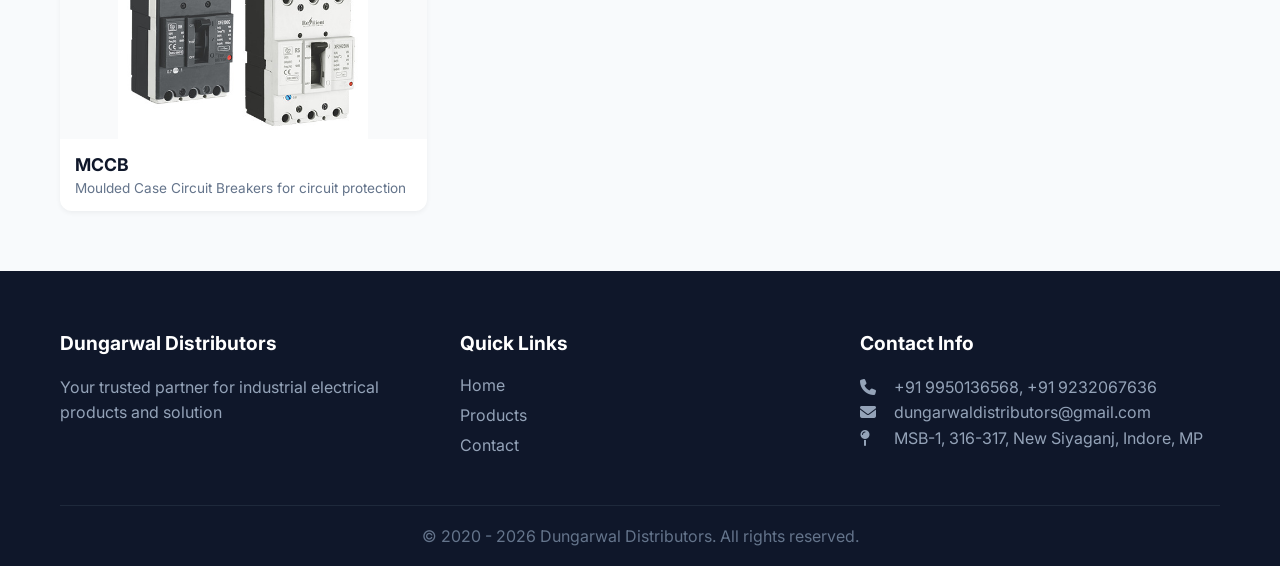
<file: dol-starter.html>
<!DOCTYPE html>
<html lang="en">
<head>
  <meta charset="UTF-8">
  <meta name="viewport" content="width=device-width, initial-scale=1.0, user-scalable=yes">
  <title>DOL Starter | Dungarwal Distributors</title>
  <link href="https://fonts.googleapis.com/css2?family=Inter:wght@300;400;500;600;700;800&display=swap" rel="stylesheet">
  <link rel="stylesheet" href="https://cdnjs.cloudflare.com/ajax/libs/font-awesome/6.4.0/css/all.min.css">
  <style>
    * {
      margin: 0;
      padding: 0;
      box-sizing: border-box;
    }

    body {
      font-family: 'Inter', sans-serif;
      background: #f8fafc;
      color: #1e293b;
      overflow-x: hidden;
      position: relative;
    }

    /* Animated Background Gradient */
    body::before {
      content: '';
      position: fixed;
      top: 0;
      left: 0;
      width: 100%;
      height: 100%;
      background: linear-gradient(125deg, 
        rgba(248, 250, 252, 0.95) 0%,
        rgba(241, 245, 249, 0.95) 50%,
        rgba(226, 232, 240, 0.95) 100%);
      z-index: -2;
      animation: gradientShift 15s ease infinite;
      background-size: 200% 200%;
    }

    @keyframes gradientShift {
      0% { background-position: 0% 50%; }
      50% { background-position: 100% 50%; }
      100% { background-position: 0% 50%; }
    }

    /* Floating Particles */
    .particles {
      position: fixed;
      top: 0;
      left: 0;
      width: 100%;
      height: 100%;
      z-index: -1;
      pointer-events: none;
      overflow: hidden;
    }

    .particle {
      position: absolute;
      background: rgba(30, 58, 138, 0.08);
      border-radius: 50%;
      animation: float linear infinite;
      pointer-events: none;
    }

    @keyframes float {
      0% {
        transform: translateY(100vh) rotate(0deg);
        opacity: 0;
      }
      10% {
        opacity: 0.5;
      }
      90% {
        opacity: 0.5;
      }
      100% {
        transform: translateY(-100vh) rotate(360deg);
        opacity: 0;
      }
    }

    .container {
      max-width: 1200px;
      margin: 0 auto;
      padding: 0 20px;
    }

    /* Top Bar */
    .top-bar {
      background: #0f172a;
      padding: 12px 0;
      border-bottom: 1px solid #1e293b;
    }

    .top-bar .container {
      display: flex;
      justify-content: space-between;
      align-items: center;
    }

    .company-name-btn {
      font-size: 1.2rem;
      font-weight: 700;
      color: #fff;
      letter-spacing: 1px;
      text-decoration: none;
      transition: all 0.3s ease;
      position: relative;
      cursor: pointer;
    }

    .company-name-btn:hover {
      color: #60a5fa;
      transform: translateY(-1px);
    }

    .company-name-btn::after {
      content: '';
      position: absolute;
      bottom: -3px;
      left: 0;
      width: 0;
      height: 2px;
      background: #60a5fa;
      transition: width 0.3s ease;
    }

    .company-name-btn:hover::after {
      width: 100%;
    }

    .brand-logos {
      display: flex;
      gap: 20px;
      align-items: center;
    }

    .brand-logo {
      height: 35px;
      width: auto;
      object-fit: contain;
      filter: brightness(0) invert(1);
      transition: transform 0.3s ease;
    }

    .brand-logo:hover {
      transform: scale(1.05);
    }

    /* Main Navigation */
    .main-nav {
      background: #fff;
      box-shadow: 0 2px 10px rgba(0, 0, 0, 0.05);
      position: sticky;
      top: 0;
      z-index: 1000;
    }

    .main-nav .container {
      display: flex;
      justify-content: space-between;
      align-items: center;
      padding: 15px 20px;
    }

    .nav-links {
      display: flex;
      gap: 35px;
    }

    .nav-links a {
      text-decoration: none;
      color: #334155;
      font-weight: 600;
      transition: color 0.3s ease;
      position: relative;
    }

    .nav-links a:hover,
    .nav-links a.active {
      color: #1e3a8a;
    }

    .nav-links a::after {
      content: '';
      position: absolute;
      bottom: -5px;
      left: 0;
      width: 0;
      height: 2px;
      background: #1e3a8a;
      transition: width 0.3s ease;
    }

    .nav-links a:hover::after,
    .nav-links a.active::after {
      width: 100%;
    }

    .nav-toggle {
      display: none;
      font-size: 24px;
      cursor: pointer;
      color: #1e3a8a;
    }

    /* Page Header */
    .page-header {
      background: linear-gradient(135deg, #1e3a8a 0%, #2563eb 100%);
      color: white;
      padding: 60px 0;
      text-align: center;
      position: relative;
      overflow: hidden;
    }

    .page-header::before {
      content: '';
      position: absolute;
      top: -50%;
      left: -50%;
      width: 200%;
      height: 200%;
      background: radial-gradient(circle, rgba(255,255,255,0.1) 0%, transparent 70%);
      animation: rotateLight 30s linear infinite;
    }

    @keyframes rotateLight {
      0% { transform: rotate(0deg); }
      100% { transform: rotate(360deg); }
    }

    .page-header h1 {
      font-size: 3rem;
      margin-bottom: 15px;
      position: relative;
      z-index: 1;
    }

    .page-header p {
      font-size: 1.2rem;
      opacity: 0.9;
      position: relative;
      z-index: 1;
    }

    /* Breadcrumb */
    .breadcrumb {
      background: #f1f5f9;
      padding: 12px 0;
      font-size: 0.9rem;
    }

    .breadcrumb a {
      color: #1e3a8a;
      text-decoration: none;
    }

    .breadcrumb a:hover {
      text-decoration: underline;
    }

    .breadcrumb span {
      color: #64748b;
    }

    /* Product Detail Section */
    .product-detail-section {
      padding: 60px 0;
    }

    .product-detail-grid {
      display: grid;
      grid-template-columns: 1fr 1fr;
      gap: 50px;
      background: white;
      border-radius: 20px;
      overflow: hidden;
      box-shadow: 0 10px 30px rgba(0, 0, 0, 0.1);
      margin-bottom: 50px;
    }

    /* Product Gallery - FIXED: image centering & complete display */
    .product-gallery {
      background: #f8fafc;
      padding: 30px;
      display: flex;
      flex-direction: column;
      align-items: center;
      justify-content: center;
    }

    .main-image-container {
      width: 100%;
      display: flex;
      justify-content: center;
      align-items: center;
      background: white;
      border-radius: 16px;
      margin-bottom: 24px;
      min-height: 400px;
      padding: 20px;
      box-shadow: 0 2px 8px rgba(0,0,0,0.03);
    }

    .main-image {
      max-width: 100%;
      max-height: 380px;
      width: auto;
      height: auto;
      object-fit: contain;
      display: block;
      margin: 0 auto;
      border-radius: 12px;
      transition: transform 0.2s ease;
    }

    .thumbnail-grid {
      display: grid;
      grid-template-columns: repeat(4, 1fr);
      gap: 15px;
      width: 100%;
      margin-top: 8px;
    }

    .thumbnail {
      width: 100%;
      aspect-ratio: 1 / 1;
      object-fit: contain;
      background: #ffffff;
      border-radius: 10px;
      cursor: pointer;
      transition: all 0.25s ease;
      border: 2px solid transparent;
      padding: 8px;
      box-shadow: 0 1px 3px rgba(0,0,0,0.05);
    }

    .thumbnail:hover {
      transform: translateY(-3px);
      box-shadow: 0 8px 18px rgba(0, 0, 0, 0.08);
      border-color: #cbd5e1;
    }

    .thumbnail.active {
      border-color: #1e3a8a;
      background: #f0f4fe;
      box-shadow: 0 4px 10px rgba(30,58,138,0.15);
    }

    /* Product Info */
    .product-info {
      padding: 40px 40px 40px 0;
    }

    .product-brand {
      display: inline-block;
      background: #e2e8f0;
      padding: 5px 15px;
      border-radius: 20px;
      font-size: 0.85rem;
      font-weight: 600;
      color: #1e3a8a;
      margin-bottom: 20px;
    }

    .product-info h1 {
      font-size: 2.5rem;
      color: #0f172a;
      margin-bottom: 15px;
    }

    .product-rating {
      display: flex;
      align-items: center;
      gap: 15px;
      margin-bottom: 20px;
    }

    .stars {
      color: #fbbf24;
      font-size: 1rem;
    }

    .review-count {
      color: #64748b;
      font-size: 0.9rem;
    }

    .product-short-desc {
      font-size: 1.1rem;
      color: #475569;
      line-height: 1.6;
      margin-bottom: 25px;
      padding-bottom: 20px;
      border-bottom: 1px solid #e2e8f0;
    }

    .product-specs {
      margin-bottom: 25px;
    }

    .product-specs h3 {
      font-size: 1.1rem;
      color: #0f172a;
      margin-bottom: 15px;
      font-weight: 700;
    }

    .spec-item {
      display: flex;
      padding: 10px 0;
      border-bottom: 1px solid #f1f5f9;
    }

    .spec-label {
      width: 140px;
      font-weight: 600;
      color: #1e293b;
    }

    .spec-value {
      flex: 1;
      color: #475569;
    }

    /* Buttons */
    .btn-primary {
      display: inline-flex;
      align-items: center;
      gap: 10px;
      padding: 14px 32px;
      background: #1e3a8a;
      color: white;
      text-decoration: none;
      border-radius: 50px;
      font-weight: 600;
      transition: all 0.3s ease;
      border: none;
      cursor: pointer;
      font-size: 1rem;
      position: relative;
      overflow: hidden;
    }

    .btn-primary::before {
      content: '';
      position: absolute;
      top: 50%;
      left: 50%;
      width: 0;
      height: 0;
      border-radius: 50%;
      background: rgba(255, 255, 255, 0.3);
      transform: translate(-50%, -50%);
      transition: width 0.6s, height 0.6s;
    }

    .btn-primary:hover::before {
      width: 300px;
      height: 300px;
    }

    .btn-primary:hover {
      background: #2563eb;
      transform: translateY(-2px);
      box-shadow: 0 5px 20px rgba(37, 99, 235, 0.3);
    }

    .btn-secondary {
      display: inline-flex;
      align-items: center;
      gap: 10px;
      padding: 14px 32px;
      background: transparent;
      color: #1e3a8a;
      text-decoration: none;
      border-radius: 50px;
      font-weight: 600;
      transition: all 0.3s ease;
      border: 2px solid #1e3a8a;
      cursor: pointer;
      font-size: 1rem;
    }

    .btn-secondary:hover {
      background: #1e3a8a;
      color: white;
      transform: translateY(-2px);
    }

    .button-group {
      display: flex;
      gap: 20px;
      flex-wrap: wrap;
      margin-top: 30px;
    }

    /* Related Products */
    .related-products {
      margin-top: 50px;
    }
    
    .related-products h2 {
      font-size: 1.8rem;
      color: #0f172a;
      margin-bottom: 30px;
      text-align: center;
    }
    
    .related-grid {
      display: grid;
      grid-template-columns: repeat(auto-fill, minmax(280px, 1fr));
      gap: 30px;
    }
    
    .related-card {
      background: white;
      border-radius: 12px;
      overflow: hidden;
      transition: all 0.3s ease;
      box-shadow: 0 2px 5px rgba(0, 0, 0, 0.05);
      text-decoration: none;
      display: block;
    }
    
    .related-card:hover {
      transform: translateY(-5px);
      box-shadow: 0 10px 25px rgba(0, 0, 0, 0.1);
    }
    
    .related-card:hover .related-image img {
      transform: scale(1.03);
    }
    
    .related-image {
      height: 200px;
      display: flex;
      align-items: center;
      justify-content: center;
      background: #f9fafb;
      overflow: hidden;
    }
    
    .related-image img {
      max-width: 100%;
      max-height: 100%;
      width: auto;
      height: auto;
      object-fit: contain;
      transition: transform 0.3s ease;
      display: block;
    }
    
    .related-card h3 {
      padding: 15px 15px 5px;
      font-size: 1.1rem;
      color: #0f172a;
    }
    
    .related-card p {
      padding: 0 15px 15px;
      font-size: 0.85rem;
      color: #64748b;
    }
    
    /* Footer */
    footer {
      background: #0f172a;
      color: white;
      padding: 60px 0 20px;
    }
    
    .footer-grid {
      display: grid;
      grid-template-columns: repeat(3, 1fr);
      gap: 40px;
      margin-bottom: 40px;
    }
    
    .footer-col h4 {
      font-size: 1.2rem;
      margin-bottom: 20px;
      color: white;
    }
    
    .footer-col p {
      color: #94a3b8;
      line-height: 1.6;
    }
    
    .footer-col a {
      display: block;
      color: #94a3b8;
      text-decoration: none;
      margin-bottom: 10px;
      transition: color 0.3s ease;
    }
    
    .footer-col a:hover {
      color: white;
    }
    
    .footer-col i {
      margin-right: 10px;
      width: 20px;
    }
    
    .footer-bottom {
      text-align: center;
      padding-top: 20px;
      border-top: 1px solid #1e293b;
      color: #64748b;
    }
    
    /* Responsive */
    @media (max-width: 992px) {
      .product-detail-grid {
        grid-template-columns: 1fr;
      }
      
      .product-info {
        padding: 0 40px 40px 40px;
      }
      
      .footer-grid {
        grid-template-columns: repeat(2, 1fr);
      }
    }
    
    @media (max-width: 768px) {
      .nav-links {
        display: none;
      }
      
      .nav-toggle {
        display: block;
      }
      
      .nav-links.active {
        display: flex;
        flex-direction: column;
        position: absolute;
        top: 70px;
        left: 0;
        right: 0;
        background: white;
        padding: 20px;
        box-shadow: 0 10px 20px rgba(0, 0, 0, 0.1);
        gap: 15px;
        text-align: center;
        z-index: 1001;
      }
      
      .top-bar .container {
        flex-direction: column;
        gap: 10px;
        text-align: center;
      }
      
      .brand-logos {
        justify-content: center;
      }
      
      .page-header h1 {
        font-size: 2rem;
      }
      
      .product-info h1 {
        font-size: 1.8rem;
      }
      
      .button-group {
        flex-direction: column;
      }
      
      .btn-primary, .btn-secondary {
        justify-content: center;
      }
      
      .main-image-container {
        min-height: 280px;
      }
      
      .main-image {
        max-height: 260px;
      }
      
      .thumbnail-grid {
        gap: 10px;
      }
      
      .footer-grid {
        grid-template-columns: 1fr;
        text-align: center;
      }
    }
  </style>
</head>
<body>

<div class="particles" id="particles"></div>

<!-- Top Header -->
<div class="top-bar">
  <div class="container">
    <a href="index.html" class="company-name-btn">Dungarwal Distributors</a>
    <div class="brand-logos">
      <a href="index.html" class="company-name-btn" style="padding: 6px 16px;">
        <img src="images/bch-logo.png" alt="BCH Electric" style="height: 28px;">
      </a>
      <a href="index.html" class="company-name-btn" style="padding: 6px 16px;">
        <img src="images/socomec-logo.png" alt="Socomec" style="height: 28px;">
      </a>
    </div>
  </div>
</div>

<!-- Main Navigation -->
<nav class="main-nav">
  <div class="container">
    <div class="nav-links">
      <a href="../index.html">Home</a>
      <a href="../products.html">Products</a>
      <a href="../contact.html">Contact</a>
    </div>
    <div class="nav-toggle">
      <i class="fas fa-bars"></i>
    </div>
  </div>
</nav>

<!-- Breadcrumb -->
<div class="breadcrumb">
  <div class="container">
    <a href="../index.html">Home</a> <i class="fas fa-chevron-right" style="font-size: 10px; margin: 0 8px;"></i>
    <a href="../products.html">Products</a> <i class="fas fa-chevron-right" style="font-size: 10px; margin: 0 8px;"></i>
    <span>DOL Starter</span>
  </div>
</div>

<!-- Page Header -->
<section class="page-header">
  <div class="container">
    <h1>Direct-On-Line (DOL) Starter</h1>
    <p>Reliable Motor Starting Solution for Industrial Applications</p>
  </div>
</section>

<!-- Product Detail Section -->
<section class="product-detail-section">
  <div class="container">
    
    <div class="product-detail-grid">
      <div class="product-gallery">
        <div class="main-image-container">
          <img id="mainImage" src="../images/dol.jpg" alt="DOL Starter" class="main-image">
        </div>
        <div class="thumbnail-grid" id="thumbnailGrid">
          <img src="../images/dol.jpg" alt="DOL Starter Front" class="thumbnail active" data-img="../images/dol.jpg">
          <img src="../images/dol-2.png" alt="DOL Starter Side" class="thumbnail" data-img="../images/dol-2.png">
          <!-- Additional placeholders are commented, but we keep the second dynamic thumbnail functionality -->
        </div>
      </div>
      
      <div class="product-info">
        <span class="product-brand">BCH Electric</span>
        <h1>DOL Starter</h1>
        <div class="product-rating">
          <div class="stars"><i class="fas fa-star"></i><i class="fas fa-star"></i><i class="fas fa-star"></i><i class="fas fa-star"></i><i class="fas fa-star-half-alt"></i></div>
          <!-- <span class="review-count">(128+ customer reviews)</span> -->
        </div>
        <div class="product-short-desc">
         DOL Starter is the most basic and simplest type of motor starter. DOL, also expanded to Direct-On-Line Starter, is the common way to start induction motors since they draw large amounts of current while starting.       
        </div>
        
        <div class="product-specs">
          <h3>Quick Specifications</h3>
          <div class="spec-item"><div class="spec-label">Motor Rating</div><div class="spec-value">Up to 30 HP</div></div>
          <div class="spec-item"><div class="spec-label">Relay Range</div><div class="spec-value">Upto 40 A</div></div>
          <div class="spec-item"><div class="spec-label">Voltage</div><div class="spec-value">Upto 415V AC, 50/60 Hz</div></div>
          <div class="spec-item"><div class="spec-label">Enclosure Type</div><div class="spec-value">Sheet Steel / Polycarbonate</div></div>
        </div>
        
        <div class="button-group">
          <a href="../contact.html" class="btn-primary"><i class="fas fa-envelope"></i> Request Quote</a>
        </div>
      </div>
    </div>
    
    <!-- Related Products (preserved as per original design) -->
    <div class="related-products">
      <h2>Related Products</h2>
      <div class="related-grid">
        <a href="fasd.html" class="related-card"><div class="related-image"><img src="../images/fasd.png" alt="FASD Starter"></div><h3>FASD Starter</h3><p>Fully Automatic Star-Delta Starter with advanced protection</p></a>
        <a href="motor-starter-panel.html" class="related-card"><div class="related-image"><img src="../images/three-phase-starter-panel.png" alt="Motor Starter Panel"></div><h3>Motor Starter Panel</h3><p>Complete motor control panel with SPS and Star-Delta options</p></a>
        <a href="bk1-starter.html" class="related-card"><div class="related-image"><img src="../images/bk1.png" alt="Three Phase Starter Panel"></div><h3>BK1 Starter</h3><p>BK1 Starter</p></a>
        <a href="mccb.html" class="related-card"><div class="related-image"><img src="../images/mccb.jpg" alt="MCCB"></div><h3>MCCB</h3><p>Moulded Case Circuit Breakers for circuit protection</p></a>
      </div>
    </div>
  </div>
</section>

<footer>
  <div class="container" id="footer-container">
    <!-- Footer loads dynamically -->
  </div>
</footer>

<script>
  // Fetch footer html if needed (original behavior)
  fetch('footer.html')
    .then(response => response.text())
    .then(data => {
      const footerDiv = document.getElementById('footer-container');
      if(footerDiv) footerDiv.innerHTML = data;
    })
    .catch(() => {
      // fallback footer content if file not present
      const footerDiv = document.getElementById('footer-container');
      if(footerDiv) {
        footerDiv.innerHTML = `<div class="footer-grid"><div class="footer-col"><h4>Dungarwal Distributors</h4><p>Your trusted partner for industrial electrical solutions since 1985.</p></div><div class="footer-col"><h4>Quick Links</h4><a href="../index.html">Home</a><a href="../products.html">Products</a><a href="../contact.html">Contact</a></div><div class="footer-col"><h4>Contact Info</h4><p><i class="fas fa-map-marker-alt"></i> Jaipur, Rajasthan, India</p><p><i class="fas fa-phone-alt"></i> +91-141-XXX-XXXX</p><p><i class="fas fa-envelope"></i> sales@dungarwaldistributors.com</p></div></div><div class="footer-bottom"><p>&copy; 2025 Dungarwal Distributors. All rights reserved.</p></div>`;
      }
    });
  
  // --- Image Gallery Logic: works for any number of thumbnails (active image + larger display, centered & complete) ---
  const mainImageEl = document.getElementById('mainImage');
  const thumbnails = document.querySelectorAll('.thumbnail');
  
  function setActiveImage(imgSrc, activeThumbElement) {
    if (!mainImageEl) return;
    // Update main image with new source, ensuring it stays perfectly centered & full visible
    mainImageEl.src = imgSrc;
    mainImageEl.alt = "DOL Starter view";
    // Remove active class from all thumbnails
    thumbnails.forEach(thumb => thumb.classList.remove('active'));
    if (activeThumbElement) {
      activeThumbElement.classList.add('active');
    } else {
      // find thumbnail that matches current src and set active
      const matchingThumb = Array.from(thumbnails).find(thumb => thumb.getAttribute('data-img') === imgSrc || thumb.src === imgSrc);
      if(matchingThumb) matchingThumb.classList.add('active');
    }
    // Save state for persistence
    try {
      sessionStorage.setItem('dol_current_image', imgSrc);
      const activeIdx = Array.from(thumbnails).findIndex(t => t.classList.contains('active'));
      sessionStorage.setItem('dol_active_thumb_index', activeIdx);
    } catch(e) {}
  }
  
  // Attach click events to thumbnails (if any)
  thumbnails.forEach(thumb => {
    // Determine image source: priority to data-img attribute or fallback src
    thumb.addEventListener('click', (e) => {
      e.stopPropagation();
      let imgUrl = thumb.getAttribute('data-img');
      if (!imgUrl) imgUrl = thumb.src;
      if (imgUrl) {
        setActiveImage(imgUrl, thumb);
      }
    });
  });
  
  // Also handle any missing second image case: Ensure both defined images work perfectly
  // Check if second thumbnail has correct image extension: original had .png for second image, ensure it's consistent.
  const secondThumb = document.querySelector('.thumbnail[data-img="../images/dol-2.png"]');
  if (secondThumb && (!secondThumb.src || secondThumb.src.includes('dol-2.png'))) {
    // already fine
  }
  
  // Ensure default state: if main image src is not showing properly, set first active
  if (mainImageEl && thumbnails.length > 0) {
    const activeExists = document.querySelector('.thumbnail.active');
    if (!activeExists) {
      const firstThumb = thumbnails[0];
      const firstImg = firstThumb.getAttribute('data-img') || firstThumb.src;
      setActiveImage(firstImg, firstThumb);
    } else {
      // sync main image with active thumbnail's img
      const activeThumb = document.querySelector('.thumbnail.active');
      if(activeThumb) {
        const activeImgSrc = activeThumb.getAttribute('data-img') || activeThumb.src;
        if(mainImageEl.src !== activeImgSrc) {
          mainImageEl.src = activeImgSrc;
        }
      }
    }
  }
  
  // Restore saved state from sessionStorage (scroll, image, etc) but keep gallery consistent
  window.addEventListener('load', () => {
    // Restore scroll
    const savedScroll = sessionStorage.getItem('dol_scroll_position');
    if (savedScroll) {
      setTimeout(() => {
        window.scrollTo(0, parseInt(savedScroll));
      }, 50);
    }
    
    // Restore gallery: use saved image and thumbnail index
    const savedImage = sessionStorage.getItem('dol_current_image');
    const savedThumbIdx = sessionStorage.getItem('dol_active_thumb_index');
    if (savedImage && thumbnails.length) {
      let targetThumb = null;
      if (savedThumbIdx !== null && thumbnails[parseInt(savedThumbIdx)]) {
        targetThumb = thumbnails[parseInt(savedThumbIdx)];
      } else {
        // find thumbnail matching savedImage
        targetThumb = Array.from(thumbnails).find(t => (t.getAttribute('data-img') === savedImage) || t.src === savedImage);
      }
      if (targetThumb) {
        const finalImg = targetThumb.getAttribute('data-img') || targetThumb.src;
        setActiveImage(finalImg, targetThumb);
      } else if (savedImage && mainImageEl) {
        // if no matching thumbnail but image exists, just set main image without breaking active
        mainImageEl.src = savedImage;
        // still try to mark closest thumbnail as active
        const anyThumb = Array.from(thumbnails).find(t => (t.getAttribute('data-img') === savedImage) || t.src === savedImage);
        if(anyThumb) anyThumb.classList.add('active');
      }
    } else {
      // ensure at least default active
      if(!document.querySelector('.thumbnail.active') && thumbnails[0]) {
        const defaultImg = thumbnails[0].getAttribute('data-img') || thumbnails[0].src;
        setActiveImage(defaultImg, thumbnails[0]);
      }
    }
    
    // Additional safety: Ensure main image aspect ratio and complete centering within container
    if (mainImageEl) {
      mainImageEl.style.maxWidth = '100%';
      mainImageEl.style.maxHeight = '380px';
      mainImageEl.style.objectFit = 'contain';
    }
    
    // Make sure related product images are also centered and fully visible (style already handles)
  });
  
  // Save scroll on beforeunload
  window.addEventListener('beforeunload', () => {
    sessionStorage.setItem('dol_scroll_position', window.scrollY);
    const activeThumb = document.querySelector('.thumbnail.active');
    if (activeThumb) {
      const activeIdx = Array.from(thumbnails).indexOf(activeThumb);
      sessionStorage.setItem('dol_active_thumb_index', activeIdx);
      const currentImgSrc = mainImageEl ? mainImageEl.src : '';
      if(currentImgSrc) sessionStorage.setItem('dol_current_image', currentImgSrc);
    } else if (mainImageEl && mainImageEl.src) {
      sessionStorage.setItem('dol_current_image', mainImageEl.src);
    }
  });
  
  // Mobile navigation toggle (unchanged fix)
  const navToggle = document.querySelector('.nav-toggle');
  if (navToggle) {
    navToggle.addEventListener('click', function() {
      document.querySelector('.nav-links').classList.toggle('active');
    });
  }
  
  // Create floating particles
  function createParticles() {
    const particlesContainer = document.getElementById('particles');
    if (!particlesContainer) return;
    for (let i = 0; i < 45; i++) {
      const particle = document.createElement('div');
      particle.classList.add('particle');
      const size = Math.random() * 8 + 2;
      particle.style.width = `${size}px`;
      particle.style.height = `${size}px`;
      particle.style.left = `${Math.random() * 100}%`;
      particle.style.animationDuration = `${Math.random() * 15 + 8}s`;
      particle.style.animationDelay = `${Math.random() * 5}s`;
      particlesContainer.appendChild(particle);
    }
  }
  createParticles();

  // Ensure any dynamically added interactions for thumbnails if new ones appear (no changes)
  // Also fix missing second thumbnail: if any broken images we keep graceful
  const allThumbs = document.querySelectorAll('.thumbnail');
  allThumbs.forEach(thumb => {
    if (!thumb.hasAttribute('data-img') && thumb.src) {
      thumb.setAttribute('data-img', thumb.src);
    }
  });
</script>
</body>
</html>
</file>
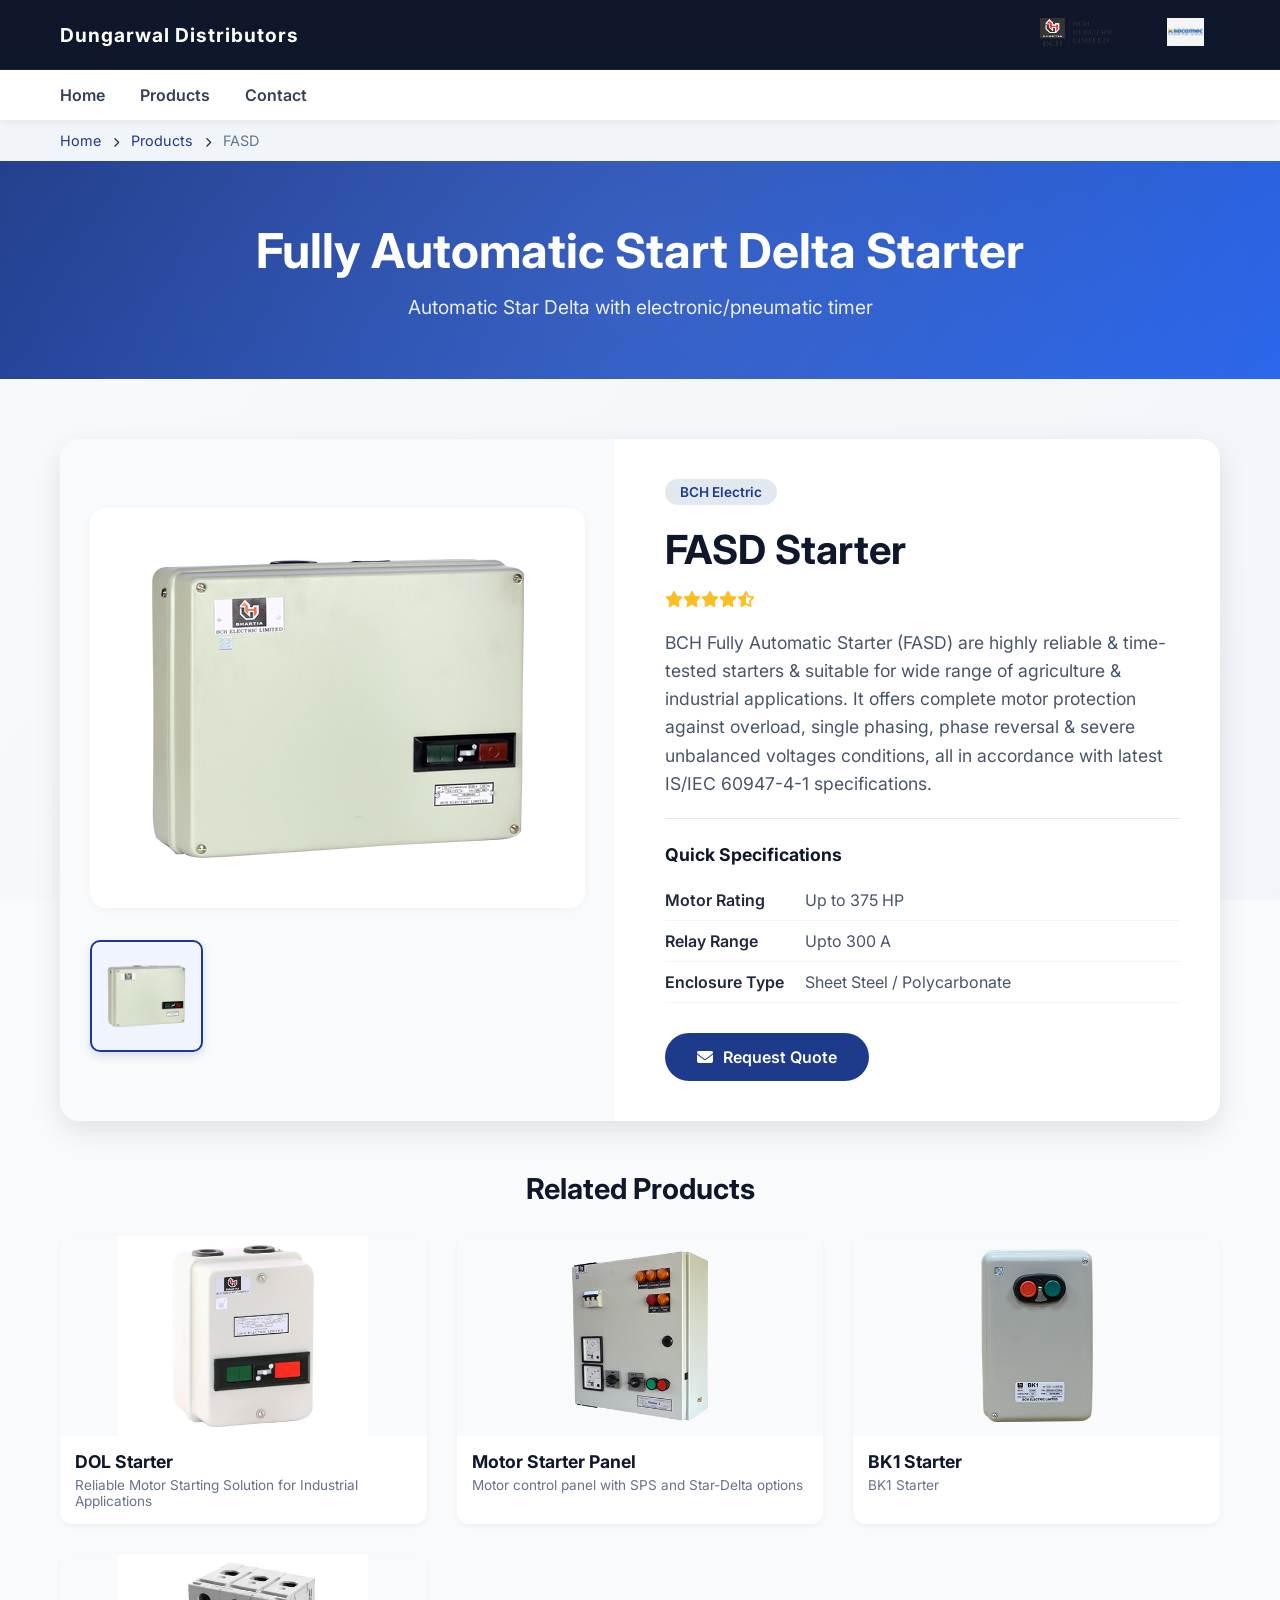
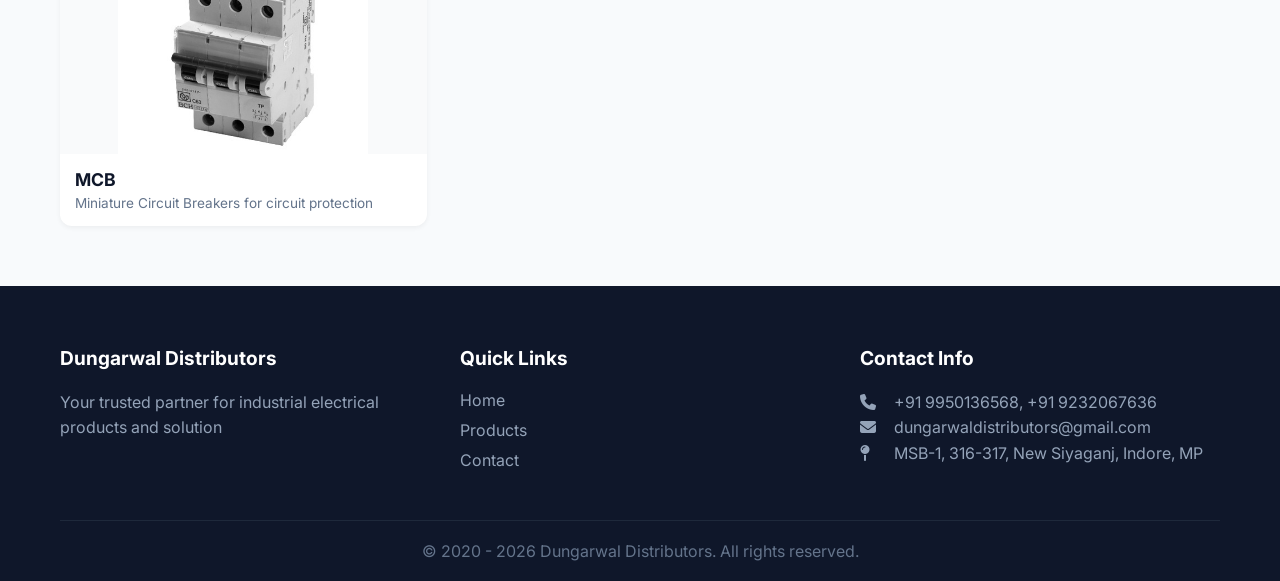
<file: fasd.html>
<!DOCTYPE html>
<html lang="en">
<head>
  <meta charset="UTF-8">
  <meta name="viewport" content="width=device-width, initial-scale=1.0, user-scalable=yes">
  <title>DOL Starter | Dungarwal Distributors</title>
  <link href="https://fonts.googleapis.com/css2?family=Inter:wght@300;400;500;600;700;800&display=swap" rel="stylesheet">
  <link rel="stylesheet" href="https://cdnjs.cloudflare.com/ajax/libs/font-awesome/6.4.0/css/all.min.css">
  <style>
    * {
      margin: 0;
      padding: 0;
      box-sizing: border-box;
    }

    body {
      font-family: 'Inter', sans-serif;
      background: #f8fafc;
      color: #1e293b;
      overflow-x: hidden;
      position: relative;
    }

    /* Animated Background Gradient */
    body::before {
      content: '';
      position: fixed;
      top: 0;
      left: 0;
      width: 100%;
      height: 100%;
      background: linear-gradient(125deg, 
        rgba(248, 250, 252, 0.95) 0%,
        rgba(241, 245, 249, 0.95) 50%,
        rgba(226, 232, 240, 0.95) 100%);
      z-index: -2;
      animation: gradientShift 15s ease infinite;
      background-size: 200% 200%;
    }

    @keyframes gradientShift {
      0% { background-position: 0% 50%; }
      50% { background-position: 100% 50%; }
      100% { background-position: 0% 50%; }
    }

    /* Floating Particles */
    .particles {
      position: fixed;
      top: 0;
      left: 0;
      width: 100%;
      height: 100%;
      z-index: -1;
      pointer-events: none;
      overflow: hidden;
    }

    .particle {
      position: absolute;
      background: rgba(30, 58, 138, 0.08);
      border-radius: 50%;
      animation: float linear infinite;
      pointer-events: none;
    }

    @keyframes float {
      0% {
        transform: translateY(100vh) rotate(0deg);
        opacity: 0;
      }
      10% {
        opacity: 0.5;
      }
      90% {
        opacity: 0.5;
      }
      100% {
        transform: translateY(-100vh) rotate(360deg);
        opacity: 0;
      }
    }

    .container {
      max-width: 1200px;
      margin: 0 auto;
      padding: 0 20px;
    }

    /* Top Bar */
    .top-bar {
      background: #0f172a;
      padding: 12px 0;
      border-bottom: 1px solid #1e293b;
    }

    .top-bar .container {
      display: flex;
      justify-content: space-between;
      align-items: center;
    }

    .company-name-btn {
      font-size: 1.2rem;
      font-weight: 700;
      color: #fff;
      letter-spacing: 1px;
      text-decoration: none;
      transition: all 0.3s ease;
      position: relative;
      cursor: pointer;
    }

    .company-name-btn:hover {
      color: #60a5fa;
      transform: translateY(-1px);
    }

    .company-name-btn::after {
      content: '';
      position: absolute;
      bottom: -3px;
      left: 0;
      width: 0;
      height: 2px;
      background: #60a5fa;
      transition: width 0.3s ease;
    }

    .company-name-btn:hover::after {
      width: 100%;
    }

    .brand-logos {
      display: flex;
      gap: 20px;
      align-items: center;
    }

    .brand-logo {
      height: 35px;
      width: auto;
      object-fit: contain;
      filter: brightness(0) invert(1);
      transition: transform 0.3s ease;
    }

    .brand-logo:hover {
      transform: scale(1.05);
    }

    /* Main Navigation */
    .main-nav {
      background: #fff;
      box-shadow: 0 2px 10px rgba(0, 0, 0, 0.05);
      position: sticky;
      top: 0;
      z-index: 1000;
    }

    .main-nav .container {
      display: flex;
      justify-content: space-between;
      align-items: center;
      padding: 15px 20px;
    }

    .nav-links {
      display: flex;
      gap: 35px;
    }

    .nav-links a {
      text-decoration: none;
      color: #334155;
      font-weight: 600;
      transition: color 0.3s ease;
      position: relative;
    }

    .nav-links a:hover,
    .nav-links a.active {
      color: #1e3a8a;
    }

    .nav-links a::after {
      content: '';
      position: absolute;
      bottom: -5px;
      left: 0;
      width: 0;
      height: 2px;
      background: #1e3a8a;
      transition: width 0.3s ease;
    }

    .nav-links a:hover::after,
    .nav-links a.active::after {
      width: 100%;
    }

    .nav-toggle {
      display: none;
      font-size: 24px;
      cursor: pointer;
      color: #1e3a8a;
    }

    /* Page Header */
    .page-header {
      background: linear-gradient(135deg, #1e3a8a 0%, #2563eb 100%);
      color: white;
      padding: 60px 0;
      text-align: center;
      position: relative;
      overflow: hidden;
    }

    .page-header::before {
      content: '';
      position: absolute;
      top: -50%;
      left: -50%;
      width: 200%;
      height: 200%;
      background: radial-gradient(circle, rgba(255,255,255,0.1) 0%, transparent 70%);
      animation: rotateLight 30s linear infinite;
    }

    @keyframes rotateLight {
      0% { transform: rotate(0deg); }
      100% { transform: rotate(360deg); }
    }

    .page-header h1 {
      font-size: 3rem;
      margin-bottom: 15px;
      position: relative;
      z-index: 1;
    }

    .page-header p {
      font-size: 1.2rem;
      opacity: 0.9;
      position: relative;
      z-index: 1;
    }

    /* Breadcrumb */
    .breadcrumb {
      background: #f1f5f9;
      padding: 12px 0;
      font-size: 0.9rem;
    }

    .breadcrumb a {
      color: #1e3a8a;
      text-decoration: none;
    }

    .breadcrumb a:hover {
      text-decoration: underline;
    }

    .breadcrumb span {
      color: #64748b;
    }

    /* Product Detail Section */
    .product-detail-section {
      padding: 60px 0;
    }

    .product-detail-grid {
      display: grid;
      grid-template-columns: 1fr 1fr;
      gap: 50px;
      background: white;
      border-radius: 20px;
      overflow: hidden;
      box-shadow: 0 10px 30px rgba(0, 0, 0, 0.1);
      margin-bottom: 50px;
    }

    /* Product Gallery - FIXED: image centering & complete display */
    .product-gallery {
      background: #f8fafc;
      padding: 30px;
      display: flex;
      flex-direction: column;
      align-items: center;
      justify-content: center;
    }

    .main-image-container {
      width: 100%;
      display: flex;
      justify-content: center;
      align-items: center;
      background: white;
      border-radius: 16px;
      margin-bottom: 24px;
      min-height: 400px;
      padding: 20px;
      box-shadow: 0 2px 8px rgba(0,0,0,0.03);
    }

    .main-image {
      max-width: 100%;
      max-height: 380px;
      width: auto;
      height: auto;
      object-fit: contain;
      display: block;
      margin: 0 auto;
      border-radius: 12px;
      transition: transform 0.2s ease;
    }

    .thumbnail-grid {
      display: grid;
      grid-template-columns: repeat(4, 1fr);
      gap: 15px;
      width: 100%;
      margin-top: 8px;
    }

    .thumbnail {
      width: 100%;
      aspect-ratio: 1 / 1;
      object-fit: contain;
      background: #ffffff;
      border-radius: 10px;
      cursor: pointer;
      transition: all 0.25s ease;
      border: 2px solid transparent;
      padding: 8px;
      box-shadow: 0 1px 3px rgba(0,0,0,0.05);
    }

    .thumbnail:hover {
      transform: translateY(-3px);
      box-shadow: 0 8px 18px rgba(0, 0, 0, 0.08);
      border-color: #cbd5e1;
    }

    .thumbnail.active {
      border-color: #1e3a8a;
      background: #f0f4fe;
      box-shadow: 0 4px 10px rgba(30,58,138,0.15);
    }

    /* Product Info */
    .product-info {
      padding: 40px 40px 40px 0;
    }

    .product-brand {
      display: inline-block;
      background: #e2e8f0;
      padding: 5px 15px;
      border-radius: 20px;
      font-size: 0.85rem;
      font-weight: 600;
      color: #1e3a8a;
      margin-bottom: 20px;
    }

    .product-info h1 {
      font-size: 2.5rem;
      color: #0f172a;
      margin-bottom: 15px;
    }

    .product-rating {
      display: flex;
      align-items: center;
      gap: 15px;
      margin-bottom: 20px;
    }

    .stars {
      color: #fbbf24;
      font-size: 1rem;
    }

    .review-count {
      color: #64748b;
      font-size: 0.9rem;
    }

    .product-short-desc {
      font-size: 1.1rem;
      color: #475569;
      line-height: 1.6;
      margin-bottom: 25px;
      padding-bottom: 20px;
      border-bottom: 1px solid #e2e8f0;
    }

    .product-specs {
      margin-bottom: 25px;
    }

    .product-specs h3 {
      font-size: 1.1rem;
      color: #0f172a;
      margin-bottom: 15px;
      font-weight: 700;
    }

    .spec-item {
      display: flex;
      padding: 10px 0;
      border-bottom: 1px solid #f1f5f9;
    }

    .spec-label {
      width: 140px;
      font-weight: 600;
      color: #1e293b;
    }

    .spec-value {
      flex: 1;
      color: #475569;
    }

    /* Buttons */
    .btn-primary {
      display: inline-flex;
      align-items: center;
      gap: 10px;
      padding: 14px 32px;
      background: #1e3a8a;
      color: white;
      text-decoration: none;
      border-radius: 50px;
      font-weight: 600;
      transition: all 0.3s ease;
      border: none;
      cursor: pointer;
      font-size: 1rem;
      position: relative;
      overflow: hidden;
    }

    .btn-primary::before {
      content: '';
      position: absolute;
      top: 50%;
      left: 50%;
      width: 0;
      height: 0;
      border-radius: 50%;
      background: rgba(255, 255, 255, 0.3);
      transform: translate(-50%, -50%);
      transition: width 0.6s, height 0.6s;
    }

    .btn-primary:hover::before {
      width: 300px;
      height: 300px;
    }

    .btn-primary:hover {
      background: #2563eb;
      transform: translateY(-2px);
      box-shadow: 0 5px 20px rgba(37, 99, 235, 0.3);
    }

    .btn-secondary {
      display: inline-flex;
      align-items: center;
      gap: 10px;
      padding: 14px 32px;
      background: transparent;
      color: #1e3a8a;
      text-decoration: none;
      border-radius: 50px;
      font-weight: 600;
      transition: all 0.3s ease;
      border: 2px solid #1e3a8a;
      cursor: pointer;
      font-size: 1rem;
    }

    .btn-secondary:hover {
      background: #1e3a8a;
      color: white;
      transform: translateY(-2px);
    }

    .button-group {
      display: flex;
      gap: 20px;
      flex-wrap: wrap;
      margin-top: 30px;
    }

    /* Related Products */
    .related-products {
      margin-top: 50px;
    }
    
    .related-products h2 {
      font-size: 1.8rem;
      color: #0f172a;
      margin-bottom: 30px;
      text-align: center;
    }
    
    .related-grid {
      display: grid;
      grid-template-columns: repeat(auto-fill, minmax(280px, 1fr));
      gap: 30px;
    }
    
    .related-card {
      background: white;
      border-radius: 12px;
      overflow: hidden;
      transition: all 0.3s ease;
      box-shadow: 0 2px 5px rgba(0, 0, 0, 0.05);
      text-decoration: none;
      display: block;
    }
    
    .related-card:hover {
      transform: translateY(-5px);
      box-shadow: 0 10px 25px rgba(0, 0, 0, 0.1);
    }
    
    .related-card:hover .related-image img {
      transform: scale(1.03);
    }
    
    .related-image {
      height: 200px;
      display: flex;
      align-items: center;
      justify-content: center;
      background: #f9fafb;
      overflow: hidden;
    }
    
    .related-image img {
      max-width: 100%;
      max-height: 100%;
      width: auto;
      height: auto;
      object-fit: contain;
      transition: transform 0.3s ease;
      display: block;
    }
    
    .related-card h3 {
      padding: 15px 15px 5px;
      font-size: 1.1rem;
      color: #0f172a;
    }
    
    .related-card p {
      padding: 0 15px 15px;
      font-size: 0.85rem;
      color: #64748b;
    }
    
    /* Footer */
    footer {
      background: #0f172a;
      color: white;
      padding: 60px 0 20px;
    }
    
    .footer-grid {
      display: grid;
      grid-template-columns: repeat(3, 1fr);
      gap: 40px;
      margin-bottom: 40px;
    }
    
    .footer-col h4 {
      font-size: 1.2rem;
      margin-bottom: 20px;
      color: white;
    }
    
    .footer-col p {
      color: #94a3b8;
      line-height: 1.6;
    }
    
    .footer-col a {
      display: block;
      color: #94a3b8;
      text-decoration: none;
      margin-bottom: 10px;
      transition: color 0.3s ease;
    }
    
    .footer-col a:hover {
      color: white;
    }
    
    .footer-col i {
      margin-right: 10px;
      width: 20px;
    }
    
    .footer-bottom {
      text-align: center;
      padding-top: 20px;
      border-top: 1px solid #1e293b;
      color: #64748b;
    }
    
    /* Responsive */
    @media (max-width: 992px) {
      .product-detail-grid {
        grid-template-columns: 1fr;
      }
      
      .product-info {
        padding: 0 40px 40px 40px;
      }
      
      .footer-grid {
        grid-template-columns: repeat(2, 1fr);
      }
    }
    
    @media (max-width: 768px) {
      .nav-links {
        display: none;
      }
      
      .nav-toggle {
        display: block;
      }
      
      .nav-links.active {
        display: flex;
        flex-direction: column;
        position: absolute;
        top: 70px;
        left: 0;
        right: 0;
        background: white;
        padding: 20px;
        box-shadow: 0 10px 20px rgba(0, 0, 0, 0.1);
        gap: 15px;
        text-align: center;
        z-index: 1001;
      }
      
      .top-bar .container {
        flex-direction: column;
        gap: 10px;
        text-align: center;
      }
      
      .brand-logos {
        justify-content: center;
      }
      
      .page-header h1 {
        font-size: 2rem;
      }
      
      .product-info h1 {
        font-size: 1.8rem;
      }
      
      .button-group {
        flex-direction: column;
      }
      
      .btn-primary, .btn-secondary {
        justify-content: center;
      }
      
      .main-image-container {
        min-height: 280px;
      }
      
      .main-image {
        max-height: 260px;
      }
      
      .thumbnail-grid {
        gap: 10px;
      }
      
      .footer-grid {
        grid-template-columns: 1fr;
        text-align: center;
      }
    }
  </style>
</head>
<body>

<div class="particles" id="particles"></div>

<!-- Top Header -->
<div class="top-bar">
  <div class="container">
    <a href="index.html" class="company-name-btn">Dungarwal Distributors</a>
    <div class="brand-logos">
      <a href="index.html" class="company-name-btn" style="padding: 6px 16px;">
        <img src="images/bch-logo.png" alt="BCH Electric" style="height: 28px;">
      </a>
      <a href="index.html" class="company-name-btn" style="padding: 6px 16px;">
        <img src="images/socomec-logo.png" alt="Socomec" style="height: 28px;">
      </a>
    </div>
  </div>
</div>

<!-- Main Navigation -->
<nav class="main-nav">
  <div class="container">
    <div class="nav-links">
      <a href="../index.html">Home</a>
      <a href="../products.html">Products</a>
      <a href="../contact.html">Contact</a>
    </div>
    <div class="nav-toggle">
      <i class="fas fa-bars"></i>
    </div>
  </div>
</nav>

<!-- Breadcrumb -->
<div class="breadcrumb">
  <div class="container">
    <a href="../index.html">Home</a> <i class="fas fa-chevron-right" style="font-size: 10px; margin: 0 8px;"></i>
    <a href="../products.html">Products</a> <i class="fas fa-chevron-right" style="font-size: 10px; margin: 0 8px;"></i>
    <span>FASD</span>
  </div>
</div>

<!-- Page Header -->
<section class="page-header">
  <div class="container">
    <h1>Fully Automatic Start Delta Starter </h1>
    <p>Automatic Star Delta with electronic/pneumatic timer</p>
  </div>
</section>

<!-- Product Detail Section -->
<section class="product-detail-section">
  <div class="container">
    
    <div class="product-detail-grid">
      <div class="product-gallery">
        <div class="main-image-container">
          <img id="mainImage" src="../images/fasd.png" alt="fasd" class="main-image">
        </div>
        <div class="thumbnail-grid" id="thumbnailGrid">
          <img src="../images/fasd.png" alt="fasd" class="thumbnail active" data-img="../images/fasd.png">
          <!-- <img src="../images/dol-2.png" alt="DOL Starter Side" class="thumbnail" data-img="../images/dol-2.png"> -->
          <!-- Additional placeholders are commented, but we keep the second dynamic thumbnail functionality -->
        </div>
      </div>
      
      <div class="product-info">
        <span class="product-brand">BCH Electric</span>
        <h1>FASD Starter</h1>
        <div class="product-rating">
          <div class="stars"><i class="fas fa-star"></i><i class="fas fa-star"></i><i class="fas fa-star"></i><i class="fas fa-star"></i><i class="fas fa-star-half-alt"></i></div>
          <!-- <span class="review-count">(128+ customer reviews)</span> -->
        </div>
        <div class="product-short-desc">
BCH Fully Automatic Starter (FASD) are highly reliable & time-tested starters & suitable for wide range of agriculture & industrial applications. It offers complete motor protection against overload, single phasing, phase reversal & severe unbalanced voltages conditions, all in accordance with latest IS/IEC 60947-4-1 specifications.        </div>
        
        <div class="product-specs">
          <h3>Quick Specifications</h3>
          <div class="spec-item"><div class="spec-label">Motor Rating</div><div class="spec-value">Up to 375 HP</div></div>
          <div class="spec-item"><div class="spec-label">Relay Range</div><div class="spec-value">Upto 300 A</div></div>
          <!-- <div class="spec-item"><div class="spec-label">Voltage</div><div class="spec-value">Upto 415V AC, 50/60 Hz</div></div> -->
          <div class="spec-item"><div class="spec-label">Enclosure Type</div><div class="spec-value">Sheet Steel / Polycarbonate</div></div>
        </div>
        
        <div class="button-group">
          <a href="../contact.html" class="btn-primary"><i class="fas fa-envelope"></i> Request Quote</a>
        </div>
      </div>
    </div>
    
    <!-- Related Products (preserved as per original design) -->
    <div class="related-products">
      <h2>Related Products</h2>
      <div class="related-grid">
        <a href="dol-starter.html" class="related-card"><div class="related-image"><img src="../images/dol.jpg" alt="DOL Starter"></div><h3>DOL Starter</h3><p>Reliable Motor Starting Solution for Industrial Applications</p></a>
        <a href="motor-starter-panel.html" class="related-card"><div class="related-image"><img src="../images/three-phase-starter-panel.png" alt="Motor Starter Panel"></div><h3>Motor Starter Panel</h3><p>Motor control panel with SPS and Star-Delta options</p></a>
        <a href="bk1-starter.html" class="related-card"><div class="related-image"><img src="../images/bk1.png" alt="Three Phase Starter Panel"></div><h3>BK1 Starter</h3><p>BK1 Starter</p></a>
        <a href="mcb.html" class="related-card"><div class="related-image"><img src="../images/mcb.jpg" alt="MCCB"></div><h3>MCB</h3><p>Miniature Circuit Breakers for circuit protection</p></a>
      </div>
    </div>
  </div>
</section>

<footer>
  <div class="container" id="footer-container">
    <!-- Footer loads dynamically -->
  </div>
</footer>

<script>
  // Fetch footer html if needed (original behavior)
  fetch('footer.html')
    .then(response => response.text())
    .then(data => {
      const footerDiv = document.getElementById('footer-container');
      if(footerDiv) footerDiv.innerHTML = data;
    })
    .catch(() => {
      // fallback footer content if file not present
      const footerDiv = document.getElementById('footer-container');
      if(footerDiv) {
        footerDiv.innerHTML = `<div class="footer-grid"><div class="footer-col"><h4>Dungarwal Distributors</h4><p>Your trusted partner for industrial electrical solutions since 1985.</p></div><div class="footer-col"><h4>Quick Links</h4><a href="../index.html">Home</a><a href="../products.html">Products</a><a href="../contact.html">Contact</a></div><div class="footer-col"><h4>Contact Info</h4><p><i class="fas fa-map-marker-alt"></i> Jaipur, Rajasthan, India</p><p><i class="fas fa-phone-alt"></i> +91-141-XXX-XXXX</p><p><i class="fas fa-envelope"></i> sales@dungarwaldistributors.com</p></div></div><div class="footer-bottom"><p>&copy; 2025 Dungarwal Distributors. All rights reserved.</p></div>`;
      }
    });
  
  // --- Image Gallery Logic: works for any number of thumbnails (active image + larger display, centered & complete) ---
  const mainImageEl = document.getElementById('mainImage');
  const thumbnails = document.querySelectorAll('.thumbnail');
  
  function setActiveImage(imgSrc, activeThumbElement) {
    if (!mainImageEl) return;
    // Update main image with new source, ensuring it stays perfectly centered & full visible
    mainImageEl.src = imgSrc;
    mainImageEl.alt = "DOL Starter view";
    // Remove active class from all thumbnails
    thumbnails.forEach(thumb => thumb.classList.remove('active'));
    if (activeThumbElement) {
      activeThumbElement.classList.add('active');
    } else {
      // find thumbnail that matches current src and set active
      const matchingThumb = Array.from(thumbnails).find(thumb => thumb.getAttribute('data-img') === imgSrc || thumb.src === imgSrc);
      if(matchingThumb) matchingThumb.classList.add('active');
    }
    // Save state for persistence
    try {
      sessionStorage.setItem('dol_current_image', imgSrc);
      const activeIdx = Array.from(thumbnails).findIndex(t => t.classList.contains('active'));
      sessionStorage.setItem('dol_active_thumb_index', activeIdx);
    } catch(e) {}
  }
  
  // Attach click events to thumbnails (if any)
  thumbnails.forEach(thumb => {
    // Determine image source: priority to data-img attribute or fallback src
    thumb.addEventListener('click', (e) => {
      e.stopPropagation();
      let imgUrl = thumb.getAttribute('data-img');
      if (!imgUrl) imgUrl = thumb.src;
      if (imgUrl) {
        setActiveImage(imgUrl, thumb);
      }
    });
  });
  
  // Also handle any missing second image case: Ensure both defined images work perfectly
  // Check if second thumbnail has correct image extension: original had .png for second image, ensure it's consistent.
  const secondThumb = document.querySelector('.thumbnail[data-img="../images/dol-2.png"]');
  if (secondThumb && (!secondThumb.src || secondThumb.src.includes('dol-2.png'))) {
    // already fine
  }
  
  // Ensure default state: if main image src is not showing properly, set first active
  if (mainImageEl && thumbnails.length > 0) {
    const activeExists = document.querySelector('.thumbnail.active');
    if (!activeExists) {
      const firstThumb = thumbnails[0];
      const firstImg = firstThumb.getAttribute('data-img') || firstThumb.src;
      setActiveImage(firstImg, firstThumb);
    } else {
      // sync main image with active thumbnail's img
      const activeThumb = document.querySelector('.thumbnail.active');
      if(activeThumb) {
        const activeImgSrc = activeThumb.getAttribute('data-img') || activeThumb.src;
        if(mainImageEl.src !== activeImgSrc) {
          mainImageEl.src = activeImgSrc;
        }
      }
    }
  }
  
  // Restore saved state from sessionStorage (scroll, image, etc) but keep gallery consistent
  window.addEventListener('load', () => {
    // Restore scroll
    const savedScroll = sessionStorage.getItem('dol_scroll_position');
    if (savedScroll) {
      setTimeout(() => {
        window.scrollTo(0, parseInt(savedScroll));
      }, 50);
    }
    
    // Restore gallery: use saved image and thumbnail index
    const savedImage = sessionStorage.getItem('dol_current_image');
    const savedThumbIdx = sessionStorage.getItem('dol_active_thumb_index');
    if (savedImage && thumbnails.length) {
      let targetThumb = null;
      if (savedThumbIdx !== null && thumbnails[parseInt(savedThumbIdx)]) {
        targetThumb = thumbnails[parseInt(savedThumbIdx)];
      } else {
        // find thumbnail matching savedImage
        targetThumb = Array.from(thumbnails).find(t => (t.getAttribute('data-img') === savedImage) || t.src === savedImage);
      }
      if (targetThumb) {
        const finalImg = targetThumb.getAttribute('data-img') || targetThumb.src;
        setActiveImage(finalImg, targetThumb);
      } else if (savedImage && mainImageEl) {
        // if no matching thumbnail but image exists, just set main image without breaking active
        mainImageEl.src = savedImage;
        // still try to mark closest thumbnail as active
        const anyThumb = Array.from(thumbnails).find(t => (t.getAttribute('data-img') === savedImage) || t.src === savedImage);
        if(anyThumb) anyThumb.classList.add('active');
      }
    } else {
      // ensure at least default active
      if(!document.querySelector('.thumbnail.active') && thumbnails[0]) {
        const defaultImg = thumbnails[0].getAttribute('data-img') || thumbnails[0].src;
        setActiveImage(defaultImg, thumbnails[0]);
      }
    }
    
    // Additional safety: Ensure main image aspect ratio and complete centering within container
    if (mainImageEl) {
      mainImageEl.style.maxWidth = '100%';
      mainImageEl.style.maxHeight = '380px';
      mainImageEl.style.objectFit = 'contain';
    }
    
    // Make sure related product images are also centered and fully visible (style already handles)
  });
  
  // Save scroll on beforeunload
  window.addEventListener('beforeunload', () => {
    sessionStorage.setItem('dol_scroll_position', window.scrollY);
    const activeThumb = document.querySelector('.thumbnail.active');
    if (activeThumb) {
      const activeIdx = Array.from(thumbnails).indexOf(activeThumb);
      sessionStorage.setItem('dol_active_thumb_index', activeIdx);
      const currentImgSrc = mainImageEl ? mainImageEl.src : '';
      if(currentImgSrc) sessionStorage.setItem('dol_current_image', currentImgSrc);
    } else if (mainImageEl && mainImageEl.src) {
      sessionStorage.setItem('dol_current_image', mainImageEl.src);
    }
  });
  
  // Mobile navigation toggle (unchanged fix)
  const navToggle = document.querySelector('.nav-toggle');
  if (navToggle) {
    navToggle.addEventListener('click', function() {
      document.querySelector('.nav-links').classList.toggle('active');
    });
  }
  
  // Create floating particles
  function createParticles() {
    const particlesContainer = document.getElementById('particles');
    if (!particlesContainer) return;
    for (let i = 0; i < 45; i++) {
      const particle = document.createElement('div');
      particle.classList.add('particle');
      const size = Math.random() * 8 + 2;
      particle.style.width = `${size}px`;
      particle.style.height = `${size}px`;
      particle.style.left = `${Math.random() * 100}%`;
      particle.style.animationDuration = `${Math.random() * 15 + 8}s`;
      particle.style.animationDelay = `${Math.random() * 5}s`;
      particlesContainer.appendChild(particle);
    }
  }
  createParticles();

  // Ensure any dynamically added interactions for thumbnails if new ones appear (no changes)
  // Also fix missing second thumbnail: if any broken images we keep graceful
  const allThumbs = document.querySelectorAll('.thumbnail');
  allThumbs.forEach(thumb => {
    if (!thumb.hasAttribute('data-img') && thumb.src) {
      thumb.setAttribute('data-img', thumb.src);
    }
  });
</script>
</body>
</html>
</file>
<file: style.css>
* {
  margin: 0;
  padding: 0;
  box-sizing: border-box;
}

body {
  font-family: 'Inter', sans-serif;
  background: #f8fafc;
  color: #1e293b;
  overflow-x: hidden;
  position: relative;
}

/* Animated Background Gradient */
body::before {
  content: '';
  position: fixed;
  top: 0;
  left: 0;
  width: 100%;
  height: 100%;
  background: linear-gradient(125deg, 
    rgba(248, 250, 252, 0.95) 0%,
    rgba(241, 245, 249, 0.95) 50%,
    rgba(226, 232, 240, 0.95) 100%);
  z-index: -2;
  animation: gradientShift 15s ease infinite;
  background-size: 200% 200%;
}

@keyframes gradientShift {
  0% { background-position: 0% 50%; }
  50% { background-position: 100% 50%; }
  100% { background-position: 0% 50%; }
}

/* Floating Particles */
.particles {
  position: fixed;
  top: 0;
  left: 0;
  width: 100%;
  height: 100%;
  z-index: -1;
  pointer-events: none;
  overflow: hidden;
}

.particle {
  position: absolute;
  background: rgba(30, 58, 138, 0.08);
  border-radius: 50%;
  animation: float linear infinite;
  pointer-events: none;
}

@keyframes float {
  0% {
    transform: translateY(100vh) rotate(0deg);
    opacity: 0;
  }
  10% {
    opacity: 0.5;
  }
  90% {
    opacity: 0.5;
  }
  100% {
    transform: translateY(-100vh) rotate(360deg);
    opacity: 0;
  }
}

/* Background Image */
.grid-pattern {
  position: fixed;
  top: 0;
  left: 0;
  width: 100%;
  height: 100%;
  background-image: url("images/background1.png");
  background-size: cover;
  background-position: center;
  background-repeat: no-repeat;
  z-index: -1;
  pointer-events: none;
}

/* Hero Section with Moving Light Effect */
.hero {
  background: linear-gradient(135deg, #0f172a 0%, #1e293b 100%);
  color: white;
  padding: 100px 0;
  position: relative;
  overflow: hidden;
}

.hero::before {
  content: '';
  position: absolute;
  top: -50%;
  left: -50%;
  width: 200%;
  height: 200%;
  background: radial-gradient(circle, rgba(37, 99, 235, 0.1) 0%, transparent 70%);
  animation: rotateLight 30s linear infinite;
  z-index: 0;
}

@keyframes rotateLight {
  0% {
    transform: rotate(0deg);
  }
  100% {
    transform: rotate(360deg);
  }
}

.hero::after {
  content: '';
  position: absolute;
  top: 0;
  left: 0;
  right: 0;
  bottom: 0;
  background: url('data:image/svg+xml,<svg xmlns="http://www.w3.org/2000/svg" viewBox="0 0 100 100"><circle cx="50" cy="50" r="40" fill="none" stroke="rgba(255,255,255,0.03)" stroke-width="2"/></svg>') repeat;
  opacity: 0.5;
  animation: pulse 4s ease-in-out infinite;
}

@keyframes pulse {
  0%, 100% {
    opacity: 0.3;
  }
  50% {
    opacity: 0.6;
  }
}

.hero-content {
  position: relative;
  z-index: 2;
}

/* Glowing Effect on Cards */
.product-card {
  background: rgb(235, 227, 227);
  border-radius: 12px;
  overflow: hidden;
  transition: all 0.3s ease;
  box-shadow: 0 2px 5px rgba(0, 0, 0, 0.05);
  position: relative;

  display: flex;
  flex-direction: column;
  align-items: center;
  text-align: center;
}

.product-image {
  width: 100%;
  display: flex;
  justify-content: center;
  align-items: center;
  padding: 20px;
  background: #fff; /* Optional: white background for image area */
}

.product-image img {
  max-width: 100%;
  height: auto;
  object-fit: contain;
  display: block;
}

/* Optional: Set a consistent height for all images */
.product-image {
  height: 200px; /* Adjust as needed */
}

.product-image img {
  max-height: 100%;
  width: auto;
}

.product-card::before {
  content: '';
  position: absolute;
  top: 0;
  left: 0;
  right: 0;
  height: 3px;
  background: linear-gradient(90deg, #1e3a8a, #60a5fa, #1e3a8a);
  transform: translateX(-100%);
  transition: transform 0.5s ease;
}

.product-card:hover::before {
  transform: translateX(0);
}

.product-card:hover {
  transform: translateY(-5px);
  box-shadow: 0 10px 25px rgba(0, 0, 0, 0.1);
}

/* Subtle Glow on Buttons */
.btn-primary {
  position: relative;
  overflow: hidden;
}

.btn-primary::before {
  content: '';
  position: absolute;
  top: 50%;
  left: 50%;
  width: 0;
  height: 0;
  border-radius: 50%;
  background: rgba(255, 255, 255, 0.3);
  transform: translate(-50%, -50%);
  transition: width 0.6s, height 0.6s;
}

.btn-primary:hover::before {
  width: 300px;
  height: 300px;
}

/* Animated Border for Brand Cards */
.brand-card {
  background: white;
  padding: 40px;
  border-radius: 20px;
  text-align: center;
  transition: all 0.3s ease;
  box-shadow: 0 5px 15px rgba(0, 0, 0, 0.05);
  position: relative;
  overflow: hidden;
}

.brand-card::after {
  content: '';
  position: absolute;
  bottom: 0;
  left: 0;
  right: 0;
  height: 3px;
  background: linear-gradient(90deg, #1e3a8a, #60a5fa, #1e3a8a);
  transform: scaleX(0);
  transition: transform 0.5s ease;
}

.brand-card:hover::after {
  transform: scaleX(1);
}

/* Smooth Scroll Animation */
html {
  scroll-behavior: smooth;
}

/* Floating Animation for Stats */
.stat {
  animation: floatStat 3s ease-in-out infinite;
}

.stat:nth-child(1) { animation-delay: 0s; }
.stat:nth-child(2) { animation-delay: 0.2s; }
.stat:nth-child(3) { animation-delay: 0.4s; }

@keyframes floatStat {
  0%, 100% {
    transform: translateY(0px);
  }
  50% {
    transform: translateY(-5px);
  }
}

/* Glassmorphism Effect on Section */
section {
  backdrop-filter: blur(0px);
  transition: backdrop-filter 0.3s ease;
}

section:hover {
  backdrop-filter: blur(0px);
}

/* Animated Gradient Text for Headings */
.about-content h2,
.brands h2,
.page-header h1,
.contact-info h2,
.contact-form h2 {
  background: linear-gradient(135deg, #0f172a 0%, #1e3a8a 100%);
  background-clip: text;
  -webkit-background-clip: text;
  -webkit-text-fill-color: transparent;
  background-size: 200% 200%;
  animation: gradientText 5s ease infinite;
}

@keyframes gradientText {
  0% {
    background-position: 0% 50%;
  }
  50% {
    background-position: 100% 50%;
  }
  100% {
    background-position: 0% 50%;
  }
}

/* Subtle Shimmer Effect on Navigation */
.nav-links a {
  position: relative;
}

.nav-links a::before {
  content: '';
  position: absolute;
  top: 0;
  left: -100%;
  width: 100%;
  height: 100%;
  background: linear-gradient(90deg, transparent, rgba(255, 255, 255, 0.2), transparent);
  transition: left 0.5s ease;
}

.nav-links a:hover::before {
  left: 100%;
}

.container {
  max-width: 1200px;
  margin: 0 auto;
  padding: 0 20px;
}

/* Top Bar */
.top-bar {
  background: #0f172a;
  padding: 12px 0;
  border-bottom: 1px solid #1e293b;
}

.top-bar .container {
  display: flex;
  justify-content: space-between;
  align-items: center;
}

.company-name {
  font-size: 1.2rem;
  font-weight: 700;
  color: #fff;
  letter-spacing: 1px;
}

.brand-logos {
  display: flex;
  gap: 20px;
  align-items: center;
}

.brand-logo {
  height: 35px;
  width: auto;
  object-fit: contain;
  filter: brightness(0) invert(1);
  transition: transform 0.3s ease;
}

.brand-logo:hover {
  transform: scale(1.05);
}

/* Main Navigation */
.main-nav {
  background: #fff;
  box-shadow: 0 2px 10px rgba(0, 0, 0, 0.05);
  position: sticky;
  top: 0;
  z-index: 1000;
}

.main-nav .container {
  display: flex;
  justify-content: space-between;
  align-items: center;
  padding: 15px 20px;
}

.nav-logo .logo-img {
  height: 50px;
  width: auto;
  object-fit: contain;
  transition: transform 0.3s ease;
}

.nav-logo:hover .logo-img {
  transform: scale(1.05);
}

.nav-links {
  display: flex;
  gap: 35px;
}

.nav-links a {
  text-decoration: none;
  color: #334155;
  font-weight: 600;
  transition: color 0.3s ease;
  position: relative;
}

.nav-links a:hover,
.nav-links a.active {
  color: #1e3a8a;
}

.nav-links a::after {
  content: '';
  position: absolute;
  bottom: -5px;
  left: 0;
  width: 0;
  height: 2px;
  background: #1e3a8a;
  transition: width 0.3s ease;
}

.nav-links a:hover::after,
.nav-links a.active::after {
  width: 100%;
}

.nav-toggle {
  display: none;
  font-size: 24px;
  cursor: pointer;
  color: #1e3a8a;
}

/* Buttons */
.btn-primary {
  display: inline-flex;
  align-items: center;
  gap: 10px;
  padding: 14px 32px;
  background: #1e3a8a;
  color: white;
  text-decoration: none;
  border-radius: 50px;
  font-weight: 600;
  transition: all 0.3s ease;
  border: none;
  cursor: pointer;
  font-size: 1rem;
}

.btn-primary:hover {
  background: #2563eb;
  transform: translateY(-2px);
  box-shadow: 0 5px 20px rgba(37, 99, 235, 0.3);
}

/* About Section */
.about {
  padding: 80px 0;
  background: white;
}

.about-grid {
  display: grid;
  grid-template-columns: 1fr 1fr;
  gap: 50px;
  align-items: center;
}

.about-content h2 {
  font-size: 2.5rem;
  margin-bottom: 20px;
  color: #0f172a;
}

.about-content p {
  font-size: 1.1rem;
  line-height: 1.6;
  color: #475569;
  margin-bottom: 30px;
}

.stats {
  display: grid;
  grid-template-columns: repeat(3, 1fr);
  gap: 20px;
  margin-top: 30px;
}

.stat h3 {
  font-size: 2rem;
  color: #1e3a8a;
  margin-bottom: 5px;
}

.stat p {
  font-size: 0.9rem;
  color: #64748b;
  margin: 0;
}

.about-image img {
  width: 100%;
  border-radius: 20px;
  box-shadow: 0 20px 40px rgba(0, 0, 0, 0.1);
}

/* Brands Section */
.brands {
  padding: 80px 0;
  background: #f1f5f9;
}

.brands h2 {
  text-align: center;
  font-size: 2.5rem;
  margin-bottom: 50px;
  color: #0f172a;
}

.brands-grid {
  display: grid;
  grid-template-columns: repeat(2, 1fr);
  gap: 30px;
  max-width: 800px;
  margin: 0 auto;
}

.brand-card {
  background: white;
  padding: 40px;
  border-radius: 20px;
  text-align: center;
  transition: all 0.3s ease;
  box-shadow: 0 5px 15px rgba(0, 0, 0, 0.05);
}

.brand-card:hover {
  transform: translateY(-10px);
  box-shadow: 0 20px 40px rgba(0, 0, 0, 0.1);
}

.brand-card img {
  height: 80px;
  width: auto;
  object-fit: contain;
  margin-bottom: 20px;
}

.brand-card h3 {
  font-size: 1.5rem;
  margin-bottom: 10px;
  color: #0f172a;
}

.brand-card p {
  color: #64748b;
}

/* Page Header */
.page-header {
  background: linear-gradient(135deg, #1e3a8a 0%, #2563eb 100%);
  color: white;
  padding: 60px 0;
  text-align: center;
}

.page-header h1 {
  font-size: 3rem;
  margin-bottom: 15px;
}

.page-header p {
  font-size: 1.2rem;
  opacity: 0.9;
}

/* Products Section */
.products-section {
  padding: 60px 0;
}

.product-category {
  margin-bottom: 30px;
  border: 1px solid #e2e8f0;
  border-radius: 12px;
  overflow: hidden;
  background: white;
}

.category-toggle {
  width: 100%;
  padding: 20px;
  background: white;
  border: none;
  text-align: left;
  font-size: 1.3rem;
  font-weight: 700;
  color: #0f172a;
  cursor: pointer;
  display: flex;
  justify-content: space-between;
  align-items: center;
  transition: background 0.3s ease;
}

.category-toggle:hover {
  background: #f8fafc;
}

.category-toggle i {
  transition: transform 0.3s ease;
}

.product-category.active .category-toggle i {
  transform: rotate(180deg);
}

.category-content {
  display: none;
  padding: 20px;
  background: #f8fafc;
  border-top: 1px solid #e2e8f0;
}

.product-category.active .category-content {
  display: block;
}

/* FIXED: Nested Subcategory Styles - Independent toggling */
.subcategory {
  margin-bottom: 20px;
  border: 1px solid #e2e8f0;
  border-radius: 10px;
  background: white;
}

/* Nested subcategory indentation */
.subcategory .subcategory {
  margin-left: 20px;
  margin-top: 15px;
}

.subcategory-toggle {
  width: 100%;
  padding: 15px;
  background: white;
  border: none;
  text-align: left;
  font-size: 1.1rem;
  font-weight: 600;
  color: #1e3a8a;
  cursor: pointer;
  display: flex;
  justify-content: space-between;
  align-items: center;
  border-radius: 10px;
  transition: background 0.3s ease;
}

.subcategory-toggle:hover {
  background: #f1f5f9;
}

.subcategory-toggle i {
  transition: transform 0.3s ease;
}

.subcategory.active > .subcategory-toggle i {
  transform: rotate(90deg);
}

.subcategory-content {
  display: none;
  padding: 15px;
  border-top: 1px solid #e2e8f0;
}

.subcategory.active > .subcategory-content {
  display: block;
}

/* Ensure nested content doesn't get extra padding */
.subcategory .subcategory .subcategory-content {
  padding: 12px;
}

.products-grid {
  display: grid;
  grid-template-columns: repeat(auto-fill, minmax(250px, 1fr));
  gap: 20px;
}

.product-card {
  background: white;
  border-radius: 12px;
  overflow: hidden;
  transition: all 0.3s ease;
  box-shadow: 0 2px 5px rgba(0, 0, 0, 0.05);
}

.product-card:hover {
  transform: translateY(-5px);
  box-shadow: 0 10px 25px rgba(0, 0, 0, 0.1);
}

.product-image {
  height: 180px;
  width: 225px;
  overflow: hidden;
}

.product-image img {
  width: 100%;
  height: 100%;
  object-fit: contain;
  transition: transform 0.3s ease;
}

.product-card:hover .product-image img {
  transform: scale(1.05);
}

.product-card h3 {
  padding: 15px 15px 5px;
  font-size: 1rem;
  color: #0f172a;
}

.product-card p {
  padding: 0 15px 15px;
  font-size: 0.85rem;
  color: #64748b;
}

/* Contact Section */
.contact-section {
  padding: 60px 0;
  background: white;
}

.contact-grid {
  display: grid;
  grid-template-columns: 1fr 1fr;
  gap: 50px;
}

.contact-info h2,
.contact-form h2 {
  font-size: 2rem;
  margin-bottom: 20px;
  color: #0f172a;
}

.contact-info > p {
  color: #475569;
  margin-bottom: 30px;
}

.info-item {
  display: flex;
  gap: 20px;
  margin-bottom: 25px;
}

.info-item i {
  font-size: 1.5rem;
  color: #1e3a8a;
  margin-top: 5px;
}

.info-item h4 {
  font-size: 1.1rem;
  margin-bottom: 5px;
  color: #0f172a;
}

.info-item p {
  color: #475569;
  line-height: 1.5;
}

.contact-form .form-group {
  margin-bottom: 20px;
}

.contact-form input,
.contact-form textarea {
  width: 100%;
  padding: 14px;
  border: 1px solid #e2e8f0;
  border-radius: 10px;
  font-family: inherit;
  font-size: 1rem;
  transition: all 0.3s ease;
}

.contact-form input:focus,
.contact-form textarea:focus {
  outline: none;
  border-color: #1e3a8a;
  box-shadow: 0 0 0 3px rgba(30, 58, 138, 0.1);
}

.contact-form textarea {
  min-height: 120px;
  resize: vertical;
}

/* Footer */
footer {
  background: #0f172a;
  color: white;
  padding: 60px 0 20px;
}

.footer-grid {
  display: grid;
  grid-template-columns: repeat(3, 1fr);
  gap: 40px;
  margin-bottom: 40px;
}

.footer-col h4 {
  font-size: 1.2rem;
  margin-bottom: 20px;
  color: white;
}

.footer-col p {
  color: #94a3b8;
  line-height: 1.6;
}

.footer-col a {
  display: block;
  color: #94a3b8;
  text-decoration: none;
  margin-bottom: 10px;
  transition: color 0.3s ease;
}

.footer-col a:hover {
  color: white;
}

.footer-col i {
  margin-right: 10px;
  width: 20px;
}

.footer-bottom {
  text-align: center;
  padding-top: 20px;
  border-top: 1px solid #1e293b;
  color: #64748b;
}

/* Animations */
@keyframes fadeUp {
  from {
    opacity: 0;
    transform: translateY(30px);
  }
  to {
    opacity: 1;
    transform: translateY(0);
  }
}

.fade-up {
  animation: fadeUp 0.8s ease forwards;
}

.delay-1 {
  animation-delay: 0.2s;
  opacity: 0;
  animation-fill-mode: forwards;
}

.delay-2 {
  animation-delay: 0.4s;
  opacity: 0;
  animation-fill-mode: forwards;
}

/* Company Name as Button */
.company-name-btn {
  font-size: 1.2rem;
  font-weight: 700;
  color: #fff;
  letter-spacing: 1px;
  text-decoration: none;
  transition: all 0.3s ease;
  position: relative;
  cursor: pointer;
}

.company-name-btn:hover {
  color: #60a5fa;
  transform: translateY(-1px);
}

.company-name-btn::after {
  content: '';
  position: absolute;
  bottom: -3px;
  left: 0;
  width: 0;
  height: 2px;
  background: #60a5fa;
  transition: width 0.3s ease;
}

.company-name-btn:hover::after {
  width: 100%;
}

/* Clickable Brand Cards */
.brand-card.clickable {
  text-decoration: none;
  cursor: pointer;
  display: block;
  transition: all 0.3s ease;
}

.brand-card.clickable:hover {
  transform: translateY(-10px);
  box-shadow: 0 20px 40px rgba(0, 0, 0, 0.15);
}

.brand-btn {
  display: inline-block;
  margin-top: 15px;
  padding: 8px 20px;
  background: #1e3a8a;
  color: white;
  border-radius: 25px;
  font-size: 0.9rem;
  font-weight: 600;
  transition: all 0.3s ease;
}

.brand-card.clickable:hover .brand-btn {
  background: #2563eb;
  transform: translateX(5px);
}

.brand-btn i {
  margin-left: 5px;
  transition: transform 0.3s ease;
}

.brand-card.clickable:hover .brand-btn i {
  transform: translateX(3px);
}

* {
  margin: 0;
  padding: 0;
  box-sizing: border-box;
}

body {
  font-family: 'Inter', sans-serif;
  background: #f8fafc;
  color: #1e293b;
  overflow-x: hidden;
  position: relative;
}

/* Animated Background Gradient */
body::before {
  content: '';
  position: fixed;
  top: 0;
  left: 0;
  width: 100%;
  height: 100%;
  background: linear-gradient(125deg, 
    rgba(248, 250, 252, 0.95) 0%,
    rgba(241, 245, 249, 0.95) 50%,
    rgba(226, 232, 240, 0.95) 100%);
  z-index: -2;
  animation: gradientShift 15s ease infinite;
  background-size: 200% 200%;
}

@keyframes gradientShift {
  0% { background-position: 0% 50%; }
  50% { background-position: 100% 50%; }
  100% { background-position: 0% 50%; }
}

/* Floating Particles */
.particles {
  position: fixed;
  top: 0;
  left: 0;
  width: 100%;
  height: 100%;
  z-index: -1;
  pointer-events: none;
  overflow: hidden;
}

.particle {
  position: absolute;
  background: rgba(30, 58, 138, 0.08);
  border-radius: 50%;
  animation: float linear infinite;
  pointer-events: none;
}

@keyframes float {
  0% {
    transform: translateY(100vh) rotate(0deg);
    opacity: 0;
  }
  10% {
    opacity: 0.5;
  }
  90% {
    opacity: 0.5;
  }
  100% {
    transform: translateY(-100vh) rotate(360deg);
    opacity: 0;
  }
}

/* Background Image */
.grid-pattern {
  position: fixed;
  top: 0;
  left: 0;
  width: 100%;
  height: 100%;
  background-image: url("images/background1.png");
  background-size: cover;
  background-position: center;
  background-repeat: no-repeat;
  z-index: -1;
  pointer-events: none;
}

/* Hero Section with Moving Light Effect */
.hero {
  background: linear-gradient(135deg, #0f172a 0%, #1e293b 100%);
  color: white;
  padding: 100px 0;
  position: relative;
  overflow: hidden;
}

.hero::before {
  content: '';
  position: absolute;
  top: -50%;
  left: -50%;
  width: 200%;
  height: 200%;
  background: radial-gradient(circle, rgba(37, 99, 235, 0.1) 0%, transparent 70%);
  animation: rotateLight 30s linear infinite;
  z-index: 0;
}

@keyframes rotateLight {
  0% {
    transform: rotate(0deg);
  }
  100% {
    transform: rotate(360deg);
  }
}

.hero::after {
  content: '';
  position: absolute;
  top: 0;
  left: 0;
  right: 0;
  bottom: 0;
  background: url('data:image/svg+xml,<svg xmlns="http://www.w3.org/2000/svg" viewBox="0 0 100 100"><circle cx="50" cy="50" r="40" fill="none" stroke="rgba(255,255,255,0.03)" stroke-width="2"/></svg>') repeat;
  opacity: 0.5;
  animation: pulse 4s ease-in-out infinite;
}

@keyframes pulse {
  0%, 100% {
    opacity: 0.3;
  }
  50% {
    opacity: 0.6;
  }
}

.hero-content {
  position: relative;
  z-index: 2;
}

/* Glowing Effect on Cards */
.product-card {
  background: rgb(235, 227, 227);
  border-radius: 12px;
  overflow: hidden;
  transition: all 0.3s ease;
  box-shadow: 0 2px 5px rgba(0, 0, 0, 0.05);
  position: relative;

  display: flex;
  flex-direction: column;
  align-items: center;
  text-align: center;
}

.product-image {
  width: 100%;
  display: flex;
  justify-content: center;
  align-items: center;
  padding: 20px;
  background: #fff; /* Optional: white background for image area */
}

.product-image img {
  max-width: 100%;
  height: auto;
  object-fit: contain;
  display: block;
}

/* Optional: Set a consistent height for all images */
.product-image {
  height: 200px; /* Adjust as needed */
}

.product-image img {
  max-height: 100%;
  width: auto;
}

.product-card::before {
  content: '';
  position: absolute;
  top: 0;
  left: 0;
  right: 0;
  height: 3px;
  background: linear-gradient(90deg, #1e3a8a, #60a5fa, #1e3a8a);
  transform: translateX(-100%);
  transition: transform 0.5s ease;
}

.product-card:hover::before {
  transform: translateX(0);
}

.product-card:hover {
  transform: translateY(-5px);
  box-shadow: 0 10px 25px rgba(0, 0, 0, 0.1);
}

/* Subtle Glow on Buttons */
.btn-primary {
  position: relative;
  overflow: hidden;
}

.btn-primary::before {
  content: '';
  position: absolute;
  top: 50%;
  left: 50%;
  width: 0;
  height: 0;
  border-radius: 50%;
  background: rgba(255, 255, 255, 0.3);
  transform: translate(-50%, -50%);
  transition: width 0.6s, height 0.6s;
}

.btn-primary:hover::before {
  width: 300px;
  height: 300px;
}

/* Animated Border for Brand Cards */
.brand-card {
  background: white;
  padding: 40px;
  border-radius: 20px;
  text-align: center;
  transition: all 0.3s ease;
  box-shadow: 0 5px 15px rgba(0, 0, 0, 0.05);
  position: relative;
  overflow: hidden;
}

.brand-card::after {
  content: '';
  position: absolute;
  bottom: 0;
  left: 0;
  right: 0;
  height: 3px;
  background: linear-gradient(90deg, #1e3a8a, #60a5fa, #1e3a8a);
  transform: scaleX(0);
  transition: transform 0.5s ease;
}

.brand-card:hover::after {
  transform: scaleX(1);
}

/* Smooth Scroll Animation */
html {
  scroll-behavior: smooth;
}

/* Floating Animation for Stats */
.stat {
  animation: floatStat 3s ease-in-out infinite;
}

.stat:nth-child(1) { animation-delay: 0s; }
.stat:nth-child(2) { animation-delay: 0.2s; }
.stat:nth-child(3) { animation-delay: 0.4s; }

@keyframes floatStat {
  0%, 100% {
    transform: translateY(0px);
  }
  50% {
    transform: translateY(-5px);
  }
}

/* Glassmorphism Effect on Section */
section {
  backdrop-filter: blur(0px);
  transition: backdrop-filter 0.3s ease;
}

section:hover {
  backdrop-filter: blur(0px);
}

/* Animated Gradient Text for Headings */
.about-content h2,
.brands h2,
.page-header h1,
.contact-info h2,
.contact-form h2 {
  background: linear-gradient(135deg, #0f172a 0%, #1e3a8a 100%);
  background-clip: text;
  -webkit-background-clip: text;
  -webkit-text-fill-color: transparent;
  background-size: 200% 200%;
  animation: gradientText 5s ease infinite;
}

@keyframes gradientText {
  0% {
    background-position: 0% 50%;
  }
  50% {
    background-position: 100% 50%;
  }
  100% {
    background-position: 0% 50%;
  }
}

/* Subtle Shimmer Effect on Navigation */
.nav-links a {
  position: relative;
}

.nav-links a::before {
  content: '';
  position: absolute;
  top: 0;
  left: -100%;
  width: 100%;
  height: 100%;
  background: linear-gradient(90deg, transparent, rgba(255, 255, 255, 0.2), transparent);
  transition: left 0.5s ease;
}

.nav-links a:hover::before {
  left: 100%;
}

.container {
  max-width: 1200px;
  margin: 0 auto;
  padding: 0 20px;
}

/* Top Bar */
.top-bar {
  background: #0f172a;
  padding: 12px 0;
  border-bottom: 1px solid #1e293b;
}

.top-bar .container {
  display: flex;
  justify-content: space-between;
  align-items: center;
}

.company-name {
  font-size: 1.2rem;
  font-weight: 700;
  color: #fff;
  letter-spacing: 1px;
}

.brand-logos {
  display: flex;
  gap: 20px;
  align-items: center;
}

.brand-logo {
  height: 35px;
  width: auto;
  object-fit: contain;
  filter: brightness(0) invert(1);
  transition: transform 0.3s ease;
}

.brand-logo:hover {
  transform: scale(1.05);
}

/* Main Navigation */
.main-nav {
  background: #fff;
  box-shadow: 0 2px 10px rgba(0, 0, 0, 0.05);
  position: sticky;
  top: 0;
  z-index: 1000;
}

.main-nav .container {
  display: flex;
  justify-content: space-between;
  align-items: center;
  padding: 15px 20px;
}

.nav-logo .logo-img {
  height: 50px;
  width: auto;
  object-fit: contain;
  transition: transform 0.3s ease;
}

.nav-logo:hover .logo-img {
  transform: scale(1.05);
}

.nav-links {
  display: flex;
  gap: 35px;
}

.nav-links a {
  text-decoration: none;
  color: #334155;
  font-weight: 600;
  transition: color 0.3s ease;
  position: relative;
}

.nav-links a:hover,
.nav-links a.active {
  color: #1e3a8a;
}

.nav-links a::after {
  content: '';
  position: absolute;
  bottom: -5px;
  left: 0;
  width: 0;
  height: 2px;
  background: #1e3a8a;
  transition: width 0.3s ease;
}

.nav-links a:hover::after,
.nav-links a.active::after {
  width: 100%;
}

.nav-toggle {
  display: none;
  font-size: 24px;
  cursor: pointer;
  color: #1e3a8a;
}

/* Buttons */
.btn-primary {
  display: inline-flex;
  align-items: center;
  gap: 10px;
  padding: 14px 32px;
  background: #1e3a8a;
  color: white;
  text-decoration: none;
  border-radius: 50px;
  font-weight: 600;
  transition: all 0.3s ease;
  border: none;
  cursor: pointer;
  font-size: 1rem;
}

.btn-primary:hover {
  background: #2563eb;
  transform: translateY(-2px);
  box-shadow: 0 5px 20px rgba(37, 99, 235, 0.3);
}

/* About Section */
.about {
  padding: 80px 0;
  background: white;
}

.about-grid {
  display: grid;
  grid-template-columns: 1fr 1fr;
  gap: 50px;
  align-items: center;
}

.about-content h2 {
  font-size: 2.5rem;
  margin-bottom: 20px;
  color: #0f172a;
}

.about-content p {
  font-size: 1.1rem;
  line-height: 1.6;
  color: #475569;
  margin-bottom: 30px;
}

.stats {
  display: grid;
  grid-template-columns: repeat(3, 1fr);
  gap: 20px;
  margin-top: 30px;
}

.stat h3 {
  font-size: 2rem;
  color: #1e3a8a;
  margin-bottom: 5px;
}

.stat p {
  font-size: 0.9rem;
  color: #64748b;
  margin: 0;
}

.about-image img {
  width: 100%;
  border-radius: 20px;
  box-shadow: 0 20px 40px rgba(0, 0, 0, 0.1);
}

/* Brands Section */
.brands {
  padding: 80px 0;
  background: #f1f5f9;
}

.brands h2 {
  text-align: center;
  font-size: 2.5rem;
  margin-bottom: 50px;
  color: #0f172a;
}

.brands-grid {
  display: grid;
  grid-template-columns: repeat(2, 1fr);
  gap: 30px;
  max-width: 800px;
  margin: 0 auto;
}

.brand-card {
  background: white;
  padding: 40px;
  border-radius: 20px;
  text-align: center;
  transition: all 0.3s ease;
  box-shadow: 0 5px 15px rgba(0, 0, 0, 0.05);
}

.brand-card:hover {
  transform: translateY(-10px);
  box-shadow: 0 20px 40px rgba(0, 0, 0, 0.1);
}

.brand-card img {
  height: 80px;
  width: auto;
  object-fit: contain;
  margin-bottom: 20px;
}

.brand-card h3 {
  font-size: 1.5rem;
  margin-bottom: 10px;
  color: #0f172a;
}

.brand-card p {
  color: #64748b;
}

/* Page Header */
.page-header {
  background: linear-gradient(135deg, #1e3a8a 0%, #2563eb 100%);
  color: white;
  padding: 60px 0;
  text-align: center;
}

.page-header h1 {
  font-size: 3rem;
  margin-bottom: 15px;
}

.page-header p {
  font-size: 1.2rem;
  opacity: 0.9;
}

/* Products Section */
.products-section {
  padding: 60px 0;
}

.product-category {
  margin-bottom: 30px;
  border: 1px solid #e2e8f0;
  border-radius: 12px;
  overflow: hidden;
  background: white;
}

.category-toggle {
  width: 100%;
  padding: 20px;
  background: white;
  border: none;
  text-align: left;
  font-size: 1.3rem;
  font-weight: 700;
  color: #0f172a;
  cursor: pointer;
  display: flex;
  justify-content: space-between;
  align-items: center;
  transition: background 0.3s ease;
}

.category-toggle:hover {
  background: #f8fafc;
}

.category-toggle i {
  transition: transform 0.3s ease;
}

.product-category.active .category-toggle i {
  transform: rotate(180deg);
}

.category-content {
  display: none;
  padding: 20px;
  background: #f8fafc;
  border-top: 1px solid #e2e8f0;
}

.product-category.active .category-content {
  display: block;
}

/* FIXED: Nested Subcategory Styles - Independent toggling */
.subcategory {
  margin-bottom: 20px;
  border: 1px solid #e2e8f0;
  border-radius: 10px;
  background: white;
}

/* Nested subcategory indentation */
.subcategory .subcategory {
  margin-left: 20px;
  margin-top: 15px;
}

.subcategory-toggle {
  width: 100%;
  padding: 15px;
  background: white;
  border: none;
  text-align: left;
  font-size: 1.1rem;
  font-weight: 600;
  color: #1e3a8a;
  cursor: pointer;
  display: flex;
  justify-content: space-between;
  align-items: center;
  border-radius: 10px;
  transition: background 0.3s ease;
}

.subcategory-toggle:hover {
  background: #f1f5f9;
}

.subcategory-toggle i {
  transition: transform 0.3s ease;
}

.subcategory.active > .subcategory-toggle i {
  transform: rotate(90deg);
}

.subcategory-content {
  display: none;
  padding: 15px;
  border-top: 1px solid #e2e8f0;
}

.subcategory.active > .subcategory-content {
  display: block;
}

/* Ensure nested content doesn't get extra padding */
.subcategory .subcategory .subcategory-content {
  padding: 12px;
}

.products-grid {
  display: grid;
  grid-template-columns: repeat(auto-fill, minmax(250px, 1fr));
  gap: 20px;
}

.product-card {
  background: white;
  border-radius: 12px;
  overflow: hidden;
  transition: all 0.3s ease;
  box-shadow: 0 2px 5px rgba(0, 0, 0, 0.05);
}

.product-card:hover {
  transform: translateY(-5px);
  box-shadow: 0 10px 25px rgba(0, 0, 0, 0.1);
}

.product-image {
  height: 180px;
  width: 225px;
  overflow: hidden;
}

.product-image img {
  width: 100%;
  height: 100%;
  object-fit: contain;
  transition: transform 0.3s ease;
}

.product-card:hover .product-image img {
  transform: scale(1.05);
}

.product-card h3 {
  padding: 15px 15px 5px;
  font-size: 1rem;
  color: #0f172a;
}

.product-card p {
  padding: 0 15px 15px;
  font-size: 0.85rem;
  color: #64748b;
}

/* Contact Section */
.contact-section {
  padding: 60px 0;
  background: white;
}

.contact-grid {
  display: grid;
  grid-template-columns: 1fr 1fr;
  gap: 50px;
}

.contact-info h2,
.contact-form h2 {
  font-size: 2rem;
  margin-bottom: 20px;
  color: #0f172a;
}

.contact-info > p {
  color: #475569;
  margin-bottom: 30px;
}

.info-item {
  display: flex;
  gap: 20px;
  margin-bottom: 25px;
}

.info-item i {
  font-size: 1.5rem;
  color: #1e3a8a;
  margin-top: 5px;
}

.info-item h4 {
  font-size: 1.1rem;
  margin-bottom: 5px;
  color: #0f172a;
}

.info-item p {
  color: #475569;
  line-height: 1.5;
}

.contact-form .form-group {
  margin-bottom: 20px;
}

.contact-form input,
.contact-form textarea {
  width: 100%;
  padding: 14px;
  border: 1px solid #e2e8f0;
  border-radius: 10px;
  font-family: inherit;
  font-size: 1rem;
  transition: all 0.3s ease;
}

.contact-form input:focus,
.contact-form textarea:focus {
  outline: none;
  border-color: #1e3a8a;
  box-shadow: 0 0 0 3px rgba(30, 58, 138, 0.1);
}

.contact-form textarea {
  min-height: 120px;
  resize: vertical;
}

/* Footer */
footer {
  background: #0f172a;
  color: white;
  padding: 60px 0 20px;
}

.footer-grid {
  display: grid;
  grid-template-columns: repeat(3, 1fr);
  gap: 40px;
  margin-bottom: 40px;
}

.footer-col h4 {
  font-size: 1.2rem;
  margin-bottom: 20px;
  color: white;
}

.footer-col p {
  color: #94a3b8;
  line-height: 1.6;
}

.footer-col a {
  display: block;
  color: #94a3b8;
  text-decoration: none;
  margin-bottom: 10px;
  transition: color 0.3s ease;
}

.footer-col a:hover {
  color: white;
}

.footer-col i {
  margin-right: 10px;
  width: 20px;
}

.footer-bottom {
  text-align: center;
  padding-top: 20px;
  border-top: 1px solid #1e293b;
  color: #64748b;
}

/* Animations */
@keyframes fadeUp {
  from {
    opacity: 0;
    transform: translateY(30px);
  }
  to {
    opacity: 1;
    transform: translateY(0);
  }
}

.fade-up {
  animation: fadeUp 0.8s ease forwards;
}

.delay-1 {
  animation-delay: 0.2s;
  opacity: 0;
  animation-fill-mode: forwards;
}

.delay-2 {
  animation-delay: 0.4s;
  opacity: 0;
  animation-fill-mode: forwards;
}

/* Company Name as Button */
.company-name-btn {
  font-size: 1.2rem;
  font-weight: 700;
  color: #fff;
  letter-spacing: 1px;
  text-decoration: none;
  transition: all 0.3s ease;
  position: relative;
  cursor: pointer;
}

.company-name-btn:hover {
  color: #60a5fa;
  transform: translateY(-1px);
}

.company-name-btn::after {
  content: '';
  position: absolute;
  bottom: -3px;
  left: 0;
  width: 0;
  height: 2px;
  background: #60a5fa;
  transition: width 0.3s ease;
}

.company-name-btn:hover::after {
  width: 100%;
}

/* Clickable Brand Cards */
.brand-card.clickable {
  text-decoration: none;
  cursor: pointer;
  display: block;
  transition: all 0.3s ease;
}

.brand-card.clickable:hover {
  transform: translateY(-10px);
  box-shadow: 0 20px 40px rgba(0, 0, 0, 0.15);
}

.brand-btn {
  display: inline-block;
  margin-top: 15px;
  padding: 8px 20px;
  background: #1e3a8a;
  color: white;
  border-radius: 25px;
  font-size: 0.9rem;
  font-weight: 600;
  transition: all 0.3s ease;
}

.brand-card.clickable:hover .brand-btn {
  background: #2563eb;
  transform: translateX(5px);
}

.brand-btn i {
  margin-left: 5px;
  transition: transform 0.3s ease;
}

.brand-card.clickable:hover .brand-btn i {
  transform: translateX(3px);
}

/* ========== SLIDESHOW STYLES ========== */
.hero {
  position: relative;
  padding: 0;
  min-height: 400px;
  max-width: 98%;
  left: 15px;          
  margin: 20px 0 20px 0;    
  display: flex;
  align-items: center;
  overflow: hidden;
  border-radius: 20px;
  box-shadow: 0 10px 30px rgba(0, 0, 0, 0);
  background-image: url("images/background.jpg");
  background-size: cover;
  background-position: center;
  background-repeat: no-repeat;
}

.slideshow-container {
  position: absolute;
  top: 0;
  left: 0;
  width: 100%;
  height: 100%;
}

.slideshow {
  position: relative;
  width: 100%;
  height: 100%;
}

.slide {
  position: absolute;
  top: 0;
  left: 0;
  width: 100%;
  height: 100%;
  transform: translateX(100%);
  transition: transform 1.1s cubic-bezier(0.25, 0.46, 0.45, 0.94);  /* smoother */
  z-index: 0;
  border-radius: 20px;
  overflow: hidden;
}

.slide.active {
  transform: translateX(0);
  z-index: 1;
}

.slide-bg {
  position: absolute;
  top: 20px;
  left: 100px;
  width: 35%;
  height: 90%;
  background-size: contain;
  background-position: center;
  background-repeat: no-repeat;
  transform: scale(1);
  transition: transform 8s ease;
  background-color: #0f172a;
  border-radius: 15px;
}

.slide-bg {
  border-radius: 20px;
}

.slide.active .slide-bg {
  transform: scale(1.05);
}

.slide-overlay {
  display: none;
}

.hero-content {
  position: relative;
  z-index: 2;
  max-width: 700px;
  margin: 0 auto;
  text-align: center;
  padding: 80px 20px;
  color: white;
  text-shadow: 2px 2px 4px rgba(0, 0, 0, 0.5);
}

/* Slideshow Navigation Buttons */
.slide-prev,
.slide-next {
  position: absolute;
  top: 50%;
  transform: translateY(-50%);
  background: rgba(255, 255, 255, 0.2);
  border: none;
  width: 50px;
  height: 50px;
  border-radius: 50%;
  cursor: pointer;
  z-index: 10;
  color: white;
  font-size: 20px;
  transition: all 0.3s ease;
  backdrop-filter: blur(5px);
}

.slide-prev:hover,
.slide-next:hover {
  background: rgba(255, 255, 255, 0.4);
  transform: translateY(-50%) scale(1.1);
}

.slide-prev {
  left: 30px;
}

.slide-next {
  right: 30px;
}

/* Slide Dots */
.slide-dots {
  position: absolute;
  bottom: 30px;
  left: 50%;
  transform: translateX(-50%);
  display: flex;
  gap: 12px;
  z-index: 10;
}

.dot {
  width: 10px;
  height: 10px;
  border-radius: 50%;
  background: rgba(255, 255, 255, 0.5);
  cursor: pointer;
  transition: all 0.3s ease;
}

.dot.active {
  background: white;
  width: 25px;
  border-radius: 5px;
}

.dot:hover {
  background: white;
  transform: scale(1.2);
}

/* Slide Text - Right Side */
.slide-text {
  position: absolute;
  right: 150px;
  top: 50%;
  transform: translateY(-50%);
  width: 40%;
  text-align: left;
  z-index: 3;
  color: white;
  padding: 35px;
  animation: slideTextRight 0.8s ease forwards;
  background: rgba(14, 14, 14, 0.6);
  backdrop-filter: blur(10px);
  border-radius: 15px;
  border-left: 4px solid #1e3a8a;
}

.slide-text h2 {
  font-size: 2rem;
  margin-bottom: 15px;
  font-weight: 700;
  color: white;
}

.slide-text p {
  font-size: 1.1rem;
  line-height: 1.5;
  opacity: 0.95;
  color: rgba(255, 255, 255, 0.9);
}

@keyframes slideTextRight {
  from {
    opacity: 0;
    transform: translateY(-50%) translateX(80px);
  }
  to {
    opacity: 1;
    transform: translateY(-50%) translateX(0);
  }
}

/* ========== GLOBAL SEARCH BAR STYLES ========== */
.search-container {
  position: relative;
  margin-left: auto;
  margin-right: 20px;
}

.search-wrapper {
  position: relative;
  display: flex;
  align-items: center;
}

.search-icon {
  position: absolute;
  left: 14px;
  color: #94a3b8;
  font-size: 14px;
  pointer-events: none;
  z-index: 1;
}

.search-input {
  width: 260px;
  padding: 10px 15px 10px 38px;
  border: 1px solid #e2e8f0;
  border-radius: 50px;
  font-size: 14px;
  font-family: 'Inter', sans-serif;
  background: #f8fafc;
  transition: all 0.3s ease;
  outline: none;
}

.search-input:focus {
  width: 320px;
  border-color: #1e3a8a;
  background: white;
  box-shadow: 0 0 0 3px rgba(30, 58, 138, 0.1);
}

.search-dropdown {
  position: absolute;
  top: 100%;
  right: 0;
  left: 0;
  background: white;
  border-radius: 16px;
  box-shadow: 0 20px 40px rgba(0, 0, 0, 0.15);
  margin-top: 12px;
  max-height: 400px;
  overflow-y: auto;
  z-index: 1001;
  display: none;
  border: 1px solid #e2e8f0;
}

.search-dropdown.show {
  display: block;
  animation: dropdownFadeIn 0.2s ease;
}

@keyframes dropdownFadeIn {
  from {
    opacity: 0;
    transform: translateY(-10px);
  }
  to {
    opacity: 1;
    transform: translateY(0);
  }
}

.search-result-item {
  display: block;
  padding: 14px 18px;
  text-decoration: none;
  border-bottom: 1px solid #f1f5f9;
  transition: background 0.2s ease;
  cursor: pointer;
}

.search-result-item:hover {
  background: #f8fafc;
}

.search-result-title {
  display: flex;
  align-items: center;
  gap: 10px;
  margin-bottom: 8px;
  color: #0f172a;
  font-size: 14px;
}

.search-result-title i {
  color: #1e3a8a;
  width: 18px;
  font-size: 14px;
}

.search-result-title strong {
  font-weight: 600;
}

/* Result badge styling */
.result-badge {
  background: #e2e8f0;
  color: #475569;
  font-size: 10px;
  padding: 2px 8px;
  border-radius: 20px;
  font-weight: normal;
  margin-left: 8px;
}

.search-result-matches {
  display: flex;
  flex-wrap: wrap;
  gap: 6px;
  margin-bottom: 8px;
}

.search-match {
  font-size: 12px;
  color: #475569;
  background: #f1f5f9;
  padding: 3px 10px;
  border-radius: 20px;
  white-space: nowrap;
  overflow: hidden;
  text-overflow: ellipsis;
  max-width: 200px;
}

.search-result-link {
  font-size: 11px;
  color: #1e3a8a;
  font-weight: 500;
  display: flex;
  align-items: center;
  gap: 5px;
}

.search-result-link i {
  font-size: 10px;
  transition: transform 0.2s ease;
}

.search-result-item:hover .search-result-link i {
  transform: translateX(3px);
}

.search-no-results {
  padding: 20px;
  text-align: center;
  color: #64748b;
  font-size: 14px;
}
/* ========== COMPLETE RESPONSIVE STYLES ========== */

/* Tablet - 992px and below */
@media (max-width: 992px) {
  .container {
    padding: 0 20px;
  }

  /* Navigation adjustments */
  .search-input {
    width: 200px;
  }
  
  .search-input:focus {
    width: 240px;
  }

  /* Hero slideshow */
  .hero {
    min-height: 450px;
    margin: 15px 10px;
    max-width: 95%;
  }

  .slide-bg {
    width: 40%;
    left: 50px;
  }

  .slide-text {
    right: 60px;
    width: 45%;
    padding: 25px;
  }

  .slide-text h2 {
    font-size: 1.5rem;
  }

  .slide-text p {
    font-size: 0.95rem;
  }

  .hero-content {
    padding: 60px 20px;
  }

  .hero-content h1 {
    font-size: 2rem;
  }

  .hero-content p {
    font-size: 1rem;
  }

  /* About section */
  .about {
    padding: 60px 0;
  }

  .about-content h2 {
    font-size: 2rem;
  }

  .stats {
    gap: 15px;
  }

  .stat h3 {
    font-size: 1.5rem;
  }

  /* Brands */
  .brands-grid {
    gap: 20px;
    max-width: 700px;
  }
}


/* Mobile Landscape - 768px and below */
@media (max-width: 768px) {
  /* Top bar */
  .top-bar {
    padding: 10px 0;
  }

  .top-bar .container {
    flex-direction: column;
    gap: 10px;
    text-align: center;
  }

  .brand-logos {
    justify-content: center;
    gap: 15px;
  }

  .company-name-btn {
    font-size: 1rem;
  }

  .brand-logo {
    height: 28px;
  }

  /* Main Navigation - Mobile Menu */
  .main-nav .container {
    flex-wrap: wrap;
    padding: 12px 20px;
    position: relative;
  }

  .nav-logo {
    order: 0;
  }

  .nav-logo .logo-img {
    height: 40px;
  }

  .nav-toggle {
    display: block;
    order: 1;
    font-size: 22px;
    cursor: pointer;
    color: #1e3a8a;
    padding: 5px;
    transition: transform 0.3s ease;
  }

  .nav-toggle:hover {
    transform: scale(1.1);
  }

  .nav-links {
    display: none;
    order: 4;
    width: 100%;
  }

  .nav-links.active {
    display: flex;
    flex-direction: column;
    position: absolute;
    top: 100%;
    left: 0;
    right: 0;
    background: white;
    padding: 15px 20px;
    box-shadow: 0 10px 30px rgba(0, 0, 0, 0.1);
    gap: 12px;
    text-align: center;
    z-index: 1000;
    animation: slideDown 0.3s ease;
  }

  @keyframes slideDown {
    from {
      opacity: 0;
      transform: translateY(-10px);
    }
    to {
      opacity: 1;
      transform: translateY(0);
    }
  }

  .nav-links a {
    padding: 10px 0;
    font-size: 1rem;
    display: block;
  }

  /* Search bar - between logo and toggle */
  .search-container {
    order: 2;
    margin: 0 15px;
    flex-grow: 1;
    max-width: calc(100% - 80px);
  }

  .search-wrapper {
    width: 100%;
  }

  .search-input {
    width: 100%;
    padding: 8px 12px 8px 35px;
    font-size: 13px;
  }

  .search-input:focus {
    width: 100%;
  }

  .search-dropdown {
    position: fixed;
    top: 130px;
    left: 15px;
    right: 15px;
    margin-top: 0;
    max-height: 60vh;
    border-radius: 12px;
  }

  /* Hero Slideshow - Mobile */
  .hero {
    min-height: 380px;
    margin: 9px 0.5px 0.5px 0.5px;
    max-width: 92%;
    border-radius: 10px 10px 10px 10px;
    display: flex;
    align-items: flex-end;
  }

  .slide-bg {
    width: 100%;
    height: 65%;
    left: 0;
    top: 0;
    border-radius: 10px 10px 10px 10px;
    opacity: 1;
    background-size: contain;
    background-position: center top;
  }

  .slide-text {
    right: 10px;
    left: 10px;
    transform: none;
    top: auto;
    bottom: 15px;
    width: auto;
    background: rgba(15, 23, 42, 0.9);
    backdrop-filter: blur(15px);
    padding: 10px 10px;
    border-radius: 12px;
    border-left: none;
    border-top: 3px solid #1e3a8a;
    text-align: center;
  }

  .slide-text h2 {
    font-size: 1.2rem;
    margin-bottom: 5px;
  }

  .slide-text p {
    font-size: 0.85rem;
    margin: 0;
  }

  .hero-content {
    padding: 20px 15px 30px;
  }

  .hero-content h1 {
    font-size: 1.5rem;
    margin-bottom: 8px;
  }

  .hero-content p {
    font-size: 0.85rem;
    line-height: 1.5;
    margin-bottom: 15px;
  }

  .btn-primary {
    padding: 12px 24px;
    font-size: 0.9rem;
  }

  /* Navigation buttons */
  .slide-prev,
  .slide-next {
    width: 35px;
    height: 35px;
    font-size: 14px;
    background: rgba(0, 0, 0, 0.5);
  }

  .slide-prev {
    left: 10px;
    
  }

  .slide-next {
    right: 10px;
  }

  .slide-dots {
    bottom: 25px;
    gap: 8px;
  }

  .dot {
    width: 8px;
    height: 8px;
  }

  .dot.active {
    width: 20px;
  }
  /* About Section */
  .about {
    padding: 40px 0;
  }

  .about-grid {
    grid-template-columns: 1fr;
    gap: 30px;
  }

  .about-content h2 {
    font-size: 1.8rem;
    text-align: center;
  }

  .about-content p {
    font-size: 1rem;
    text-align: center;
  }

  .about-content .btn-primary {
    display: block;
    text-align: center;
    margin: 0 auto;
    max-width: 250px;
  }

  .stats {
    grid-template-columns: repeat(3, 1fr);
    gap: 15px;
    text-align: center;
  }

  .stat h3 {
    font-size: 1.5rem;
  }

  .stat p {
    font-size: 0.8rem;
  }

  .about-image {
    order: -1;
  }

  .about-image img {
    max-width: 300px;
    margin: 0 auto;
    display: block;
  }

  /* Brands Section */
  .brands {
    padding: 40px 0;
  }

  .brands h2 {
    font-size: 1.8rem;
    margin-bottom: 30px;
  }

  .brands-grid {
    grid-template-columns: 1fr;
    max-width: 400px;
    margin: 0 auto;
    gap: 20px;
  }

  .brand-card {
    padding: 30px;
  }

  .brand-card img {
    height: 60px;
  }

  .brand-card h3 {
    font-size: 1.3rem;
  }

  /* Footer */
  footer {
    padding: 40px 0 20px;
  }

  .footer-grid {
    grid-template-columns: 1fr;
    gap: 30px;
    text-align: center;
  }

  .footer-col h4 {
    font-size: 1.1rem;
  }

  .footer-col p,
  .footer-col a {
    font-size: 0.9rem;
  }

/* Contact Page Mobile Fixes - Add inside @media (max-width: 768px) */

/* Page Header */
.page-header {
  padding: 40px 0;
}

.page-header h1 {
  font-size: 2rem;
}

.page-header p {
  font-size: 1rem;
}

/* Contact Section */
.contact-section {
  padding: 40px 0;
}

.contact-grid {
  grid-template-columns: 1fr;
  gap: 30px;
}

/* Contact Info */
.contact-info h2,
.contact-form h2 {
  font-size: 1.5rem;
  text-align: center;
}

.contact-info > p {
  text-align: center;
  font-size: 0.9rem;
  margin-bottom: 25px;
}

.info-item {
  gap: 15px;
  margin-bottom: 20px;
}

.info-item i {
  font-size: 1.3rem;
  margin-top: 3px;
}

.info-item h4 {
  font-size: 1rem;
}

.info-item p {
  font-size: 0.85rem;
}

/* Contact Form */
.contact-form {
  background: #f8fafc;
  padding: 25px;
  border-radius: 15px;
}

.contact-form input,
.contact-form textarea {
  padding: 12px;
  font-size: 0.9rem;
}

.contact-form textarea {
  min-height: 100px;
}

.contact-form .btn-primary {
  width: 100%;
  justify-content: center;
}

}

/* Small Mobile - 480px and below */
@media (max-width: 480px) {
  /* Top bar */
  .brand-logo {
    height: 24px;
  }

  .company-name-btn {
    font-size: 0.9rem;
  }

  /* Navigation */
  .nav-logo .logo-img {
    height: 35px;
  }

  .nav-toggle {
    font-size: 20px;
  }

  /* Hero */
  .hero {
    min-height: 400px;
    margin: 5px 2px;
    border-radius: 10px;
  }

  .slide-text {
    width: 90%;
    padding: 15px;
    right: 50%;
    transform: translate(50%, -50%);
  }

  .slide-text h2 {
    font-size: 1.1rem;
    margin-bottom: 5px;
  }

  .slide-text p {
    font-size: 0.8rem;
    line-height: 1.4;
  }

  .hero-content {
    padding: 30px 10px;
  }

  .hero-content h1 {
    font-size: 1.5rem;
  }

  .hero-content p {
    font-size: 0.85rem;
  }

  .btn-primary {
    padding: 10px 20px;
    font-size: 0.85rem;
  }

  /* Slide buttons */
  .slide-prev,
  .slide-next {
    width: 30px;
    height: 30px;
    font-size: 12px;
  }

  .slide-prev {
    left: 5px;
  }

  .slide-next {
    right: 5px;
  }

  /* About */
  .about-content h2 {
    font-size: 1.5rem;
  }

  .about-content p {
    font-size: 0.9rem;
  }

  .stats {
    grid-template-columns: repeat(3, 1fr);
    gap: 10px;
  }

  .stat h3 {
    font-size: 1.3rem;
  }

  .stat p {
    font-size: 0.7rem;
  }

  /* Brands */
  .brands h2 {
    font-size: 1.5rem;
  }

  .brand-card {
    padding: 25px;
  }

  .brand-card h3 {
    font-size: 1.1rem;
  }
  
  .brand-card p {
    font-size: 0.85rem;
  }
}

/* Very Small Devices - 360px */
@media (max-width: 360px) {
  .hero {
    min-height: 350px;
  }

  .hero-content h1 {
    font-size: 1.3rem;
  }

  .hero-content p {
    font-size: 0.8rem;
  }

  .slide-text h2 {
    font-size: 1rem;
  }

  .slide-text p {
    font-size: 0.75rem;
  }

  .btn-primary {
    padding: 8px 16px;
    font-size: 0.8rem;
  }

  .stats {
    grid-template-columns: 1fr;
    gap: 15px;
  }
}

/* ========== GLOBAL SEARCH BAR STYLES ========== */
.search-container {
  position: relative;
  margin-left: auto;
  margin-right: 20px;
}

.search-wrapper {
  position: relative;
  display: flex;
  align-items: center;
}

.search-icon {
  position: absolute;
  left: 14px;
  color: #94a3b8;
  font-size: 14px;
  pointer-events: none;
  z-index: 1;
}

.search-input {
  width: 260px;
  padding: 10px 15px 10px 38px;
  border: 1px solid #e2e8f0;
  border-radius: 50px;
  font-size: 14px;
  font-family: 'Inter', sans-serif;
  background: #f8fafc;
  transition: all 0.3s ease;
  outline: none;
}

.search-input:focus {
  width: 320px;
  border-color: #1e3a8a;
  background: white;
  box-shadow: 0 0 0 3px rgba(30, 58, 138, 0.1);
}

.search-dropdown {
  position: absolute;
  top: 100%;
  right: 0;
  left: 0;
  background: white;
  border-radius: 16px;
  box-shadow: 0 20px 40px rgba(0, 0, 0, 0.15);
  margin-top: 12px;
  max-height: 400px;
  overflow-y: auto;
  z-index: 1001;
  display: none;
  border: 1px solid #e2e8f0;
}

.search-dropdown.show {
  display: block;
  animation: dropdownFadeIn 0.2s ease;
}

@keyframes dropdownFadeIn {
  from {
    opacity: 0;
    transform: translateY(-10px);
  }
  to {
    opacity: 1;
    transform: translateY(0);
  }
}

.search-result-item {
  display: block;
  padding: 14px 18px;
  text-decoration: none;
  border-bottom: 1px solid #f1f5f9;
  transition: background 0.2s ease;
  cursor: pointer;
}

.search-result-item:hover {
  background: #f8fafc;
}

.search-result-title {
  display: flex;
  align-items: center;
  gap: 10px;
  margin-bottom: 8px;
  color: #0f172a;
  font-size: 14px;
}

.search-result-title i {
  color: #1e3a8a;
  width: 18px;
  font-size: 14px;
}

.search-result-title strong {
  font-weight: 600;
}

/* Result badge styling */
.result-badge {
  background: #e2e8f0;
  color: #475569;
  font-size: 10px;
  padding: 2px 8px;
  border-radius: 20px;
  font-weight: normal;
  margin-left: 8px;
}

.search-result-matches {
  display: flex;
  flex-wrap: wrap;
  gap: 6px;
  margin-bottom: 8px;
}

.search-match {
  font-size: 12px;
  color: #475569;
  background: #f1f5f9;
  padding: 3px 10px;
  border-radius: 20px;
  white-space: nowrap;
  overflow: hidden;
  text-overflow: ellipsis;
  max-width: 200px;
}

.search-result-link {
  font-size: 11px;
  color: #1e3a8a;
  font-weight: 500;
  display: flex;
  align-items: center;
  gap: 5px;
}

.search-result-link i {
  font-size: 10px;
  transition: transform 0.2s ease;
}

.search-result-item:hover .search-result-link i {
  transform: translateX(3px);
}

.search-no-results {
  padding: 20px;
  text-align: center;
  color: #64748b;
  font-size: 14px;
}
/* ========== COMPLETE RESPONSIVE STYLES ========== */

/* Tablet - 992px and below */
@media (max-width: 992px) {
  .container {
    padding: 0 20px;
  }

  /* Navigation adjustments */
  .search-input {
    width: 200px;
  }
  
  .search-input:focus {
    width: 240px;
  }

  /* Hero slideshow */
  .hero {
    min-height: 450px;
    margin: 15px 10px;
    max-width: 95%;
  }

  .slide-bg {
    width: 40%;
    left: 50px;
  }

  .slide-text {
    right: 60px;
    width: 45%;
    padding: 25px;
  }

  .slide-text h2 {
    font-size: 1.5rem;
  }

  .slide-text p {
    font-size: 0.95rem;
  }

  .hero-content {
    padding: 60px 20px;
  }

  .hero-content h1 {
    font-size: 2rem;
  }

  .hero-content p {
    font-size: 1rem;
  }

  /* About section */
  .about {
    padding: 60px 0;
  }

  .about-content h2 {
    font-size: 2rem;
  }

  .stats {
    gap: 15px;
  }

  .stat h3 {
    font-size: 1.5rem;
  }

  /* Brands */
  .brands-grid {
    gap: 20px;
    max-width: 700px;
  }
}


/* Mobile Landscape - 768px and below */
@media (max-width: 768px) {
  /* Top bar */
  .top-bar {
    padding: 10px 0;
  }

  .top-bar .container {
    flex-direction: column;
    gap: 10px;
    text-align: center;
  }

  .brand-logos {
    justify-content: center;
    gap: 15px;
  }

  .company-name-btn {
    font-size: 1rem;
  }

  .brand-logo {
    height: 28px;
  }

  /* Main Navigation - Mobile Menu */
  .main-nav .container {
    flex-wrap: wrap;
    padding: 12px 20px;
    position: relative;
  }

  .nav-logo {
    order: 0;
  }

  .nav-logo .logo-img {
    height: 40px;
  }

  .nav-toggle {
    display: block;
    order: 1;
    font-size: 22px;
    cursor: pointer;
    color: #1e3a8a;
    padding: 5px;
    transition: transform 0.3s ease;
  }

  .nav-toggle:hover {
    transform: scale(1.1);
  }

  .nav-links {
    display: none;
    order: 4;
    width: 100%;
  }

  .nav-links.active {
    display: flex;
    flex-direction: column;
    position: absolute;
    top: 100%;
    left: 0;
    right: 0;
    background: white;
    padding: 15px 20px;
    box-shadow: 0 10px 30px rgba(0, 0, 0, 0.1);
    gap: 12px;
    text-align: center;
    z-index: 1000;
    animation: slideDown 0.3s ease;
  }

  @keyframes slideDown {
    from {
      opacity: 0;
      transform: translateY(-10px);
    }
    to {
      opacity: 1;
      transform: translateY(0);
    }
  }

  .nav-links a {
    padding: 10px 0;
    font-size: 1rem;
    display: block;
  }

  /* Search bar - between logo and toggle */
  .search-container {
    order: 2;
    margin: 0 15px;
    flex-grow: 1;
    max-width: calc(100% - 80px);
  }

  .search-wrapper {
    width: 100%;
  }

  .search-input {
    width: 100%;
    padding: 8px 12px 8px 35px;
    font-size: 13px;
  }

  .search-input:focus {
    width: 100%;
  }

  .search-dropdown {
    position: fixed;
    top: 130px;
    left: 15px;
    right: 15px;
    margin-top: 0;
    max-height: 60vh;
    border-radius: 12px;
  }

  /* Hero Slideshow - Mobile */
  .hero {
    min-height: 380px;
    margin: 9px 0.5px 0.5px 0.5px;
    max-width: 92%;
    border-radius: 10px 10px 10px 10px;
    display: flex;
    align-items: flex-end;
  }

  .slide-bg {
    width: 100%;
    height: 65%;
    left: 0;
    top: 0;
    border-radius: 10px 10px 10px 10px;
    opacity: 1;
    background-size: contain;
    background-position: center top;
  }

  .slide-text {
    right: 10px;
    left: 10px;
    transform: none;
    top: auto;
    bottom: 15px;
    width: auto;
    background: rgba(15, 23, 42, 0.9);
    backdrop-filter: blur(15px);
    padding: 10px 10px;
    border-radius: 12px;
    border-left: none;
    border-top: 3px solid #1e3a8a;
    text-align: center;
  }

  .slide-text h2 {
    font-size: 1.2rem;
    margin-bottom: 5px;
  }

  .slide-text p {
    font-size: 0.85rem;
    margin: 0;
  }

  .hero-content {
    padding: 20px 15px 30px;
  }

  .hero-content h1 {
    font-size: 1.5rem;
    margin-bottom: 8px;
  }

  .hero-content p {
    font-size: 0.85rem;
    line-height: 1.5;
    margin-bottom: 15px;
  }

  .btn-primary {
    padding: 12px 24px;
    font-size: 0.9rem;
  }

  /* Navigation buttons */
  .slide-prev,
  .slide-next {
    width: 35px;
    height: 35px;
    font-size: 14px;
    background: rgba(0, 0, 0, 0.5);
  }

  .slide-prev {
    left: 10px;
    
  }

  .slide-next {
    right: 10px;
  }

  .slide-dots {
    bottom: 25px;
    gap: 8px;
  }

  .dot {
    width: 8px;
    height: 8px;
  }

  .dot.active {
    width: 20px;
  }
  /* About Section */
  .about {
    padding: 40px 0;
  }

  .about-grid {
    grid-template-columns: 1fr;
    gap: 30px;
  }

  .about-content h2 {
    font-size: 1.8rem;
    text-align: center;
  }

  .about-content p {
    font-size: 1rem;
    text-align: center;
  }

  .about-content .btn-primary {
    display: block;
    text-align: center;
    margin: 0 auto;
    max-width: 250px;
  }

  .stats {
    grid-template-columns: repeat(3, 1fr);
    gap: 15px;
    text-align: center;
  }

  .stat h3 {
    font-size: 1.5rem;
  }

  .stat p {
    font-size: 0.8rem;
  }

  .about-image {
    order: -1;
  }

  .about-image img {
    max-width: 300px;
    margin: 0 auto;
    display: block;
  }

  /* Brands Section */
  .brands {
    padding: 40px 0;
  }

  .brands h2 {
    font-size: 1.8rem;
    margin-bottom: 30px;
  }

  .brands-grid {
    grid-template-columns: 1fr;
    max-width: 400px;
    margin: 0 auto;
    gap: 20px;
  }

  .brand-card {
    padding: 30px;
  }

  .brand-card img {
    height: 60px;
  }

  .brand-card h3 {
    font-size: 1.3rem;
  }

  /* Footer */
  footer {
    padding: 40px 0 20px;
  }

  .footer-grid {
    grid-template-columns: 1fr;
    gap: 30px;
    text-align: center;
  }

  .footer-col h4 {
    font-size: 1.1rem;
  }

  .footer-col p,
  .footer-col a {
    font-size: 0.9rem;
  }

/* Contact Page Mobile Fixes - Add inside @media (max-width: 768px) */

/* Page Header */
.page-header {
  padding: 40px 0;
}

.page-header h1 {
  font-size: 2rem;
}

.page-header p {
  font-size: 1rem;
}

/* Contact Section */
.contact-section {
  padding: 40px 0;
}

.contact-grid {
  grid-template-columns: 1fr;
  gap: 30px;
}

/* Contact Info */
.contact-info h2,
.contact-form h2 {
  font-size: 1.5rem;
  text-align: center;
}

.contact-info > p {
  text-align: center;
  font-size: 0.9rem;
  margin-bottom: 25px;
}

.info-item {
  gap: 15px;
  margin-bottom: 20px;
}

.info-item i {
  font-size: 1.3rem;
  margin-top: 3px;
}

.info-item h4 {
  font-size: 1rem;
}

.info-item p {
  font-size: 0.85rem;
}

/* Contact Form */
.contact-form {
  background: #f8fafc;
  padding: 25px;
  border-radius: 15px;
}

.contact-form input,
.contact-form textarea {
  padding: 12px;
  font-size: 0.9rem;
}

.contact-form textarea {
  min-height: 100px;
}

.contact-form .btn-primary {
  width: 100%;
  justify-content: center;
}

}

/* Small Mobile - 480px and below */
@media (max-width: 480px) {
  /* Top bar */
  .brand-logo {
    height: 24px;
  }

  .company-name-btn {
    font-size: 0.9rem;
  }

  /* Navigation */
  .nav-logo .logo-img {
    height: 35px;
  }

  .nav-toggle {
    font-size: 20px;
  }

  /* Hero */
  .hero {
    min-height: 400px;
    margin: 5px 2px;
    border-radius: 10px;
  }

  .slide-text {
    width: 90%;
    padding: 15px;
    right: 50%;
    transform: translate(50%, -50%);
  }

  .slide-text h2 {
    font-size: 1.1rem;
    margin-bottom: 5px;
  }

  .slide-text p {
    font-size: 0.8rem;
    line-height: 1.4;
  }

  .hero-content {
    padding: 30px 10px;
  }

  .hero-content h1 {
    font-size: 1.5rem;
  }

  .hero-content p {
    font-size: 0.85rem;
  }

  .btn-primary {
    padding: 10px 20px;
    font-size: 0.85rem;
  }

  /* Slide buttons */
  .slide-prev,
  .slide-next {
    width: 30px;
    height: 30px;
    font-size: 12px;
  }

  .slide-prev {
    left: 5px;
  }

  .slide-next {
    right: 5px;
  }

  /* About */
  .about-content h2 {
    font-size: 1.5rem;
  }

  .about-content p {
    font-size: 0.9rem;
  }

  .stats {
    grid-template-columns: repeat(3, 1fr);
    gap: 10px;
  }

  .stat h3 {
    font-size: 1.3rem;
  }

  .stat p {
    font-size: 0.7rem;
  }

  /* Brands */
  .brands h2 {
    font-size: 1.5rem;
  }

  .brand-card {
    padding: 25px;
  }

  .brand-card h3 {
    font-size: 1.1rem;
  }
  
  .brand-card p {
    font-size: 0.85rem;
  }
}

/* Very Small Devices - 360px */
@media (max-width: 360px) {
  .hero {
    min-height: 350px;
  }

  .hero-content h1 {
    font-size: 1.3rem;
  }

  .hero-content p {
    font-size: 0.8rem;
  }

  .slide-text h2 {
    font-size: 1rem;
  }

  .slide-text p {
    font-size: 0.75rem;
  }

  .btn-primary {
    padding: 8px 16px;
    font-size: 0.8rem;
  }

  .stats {
    grid-template-columns: 1fr;
    gap: 15px;
  }
}
</file>
